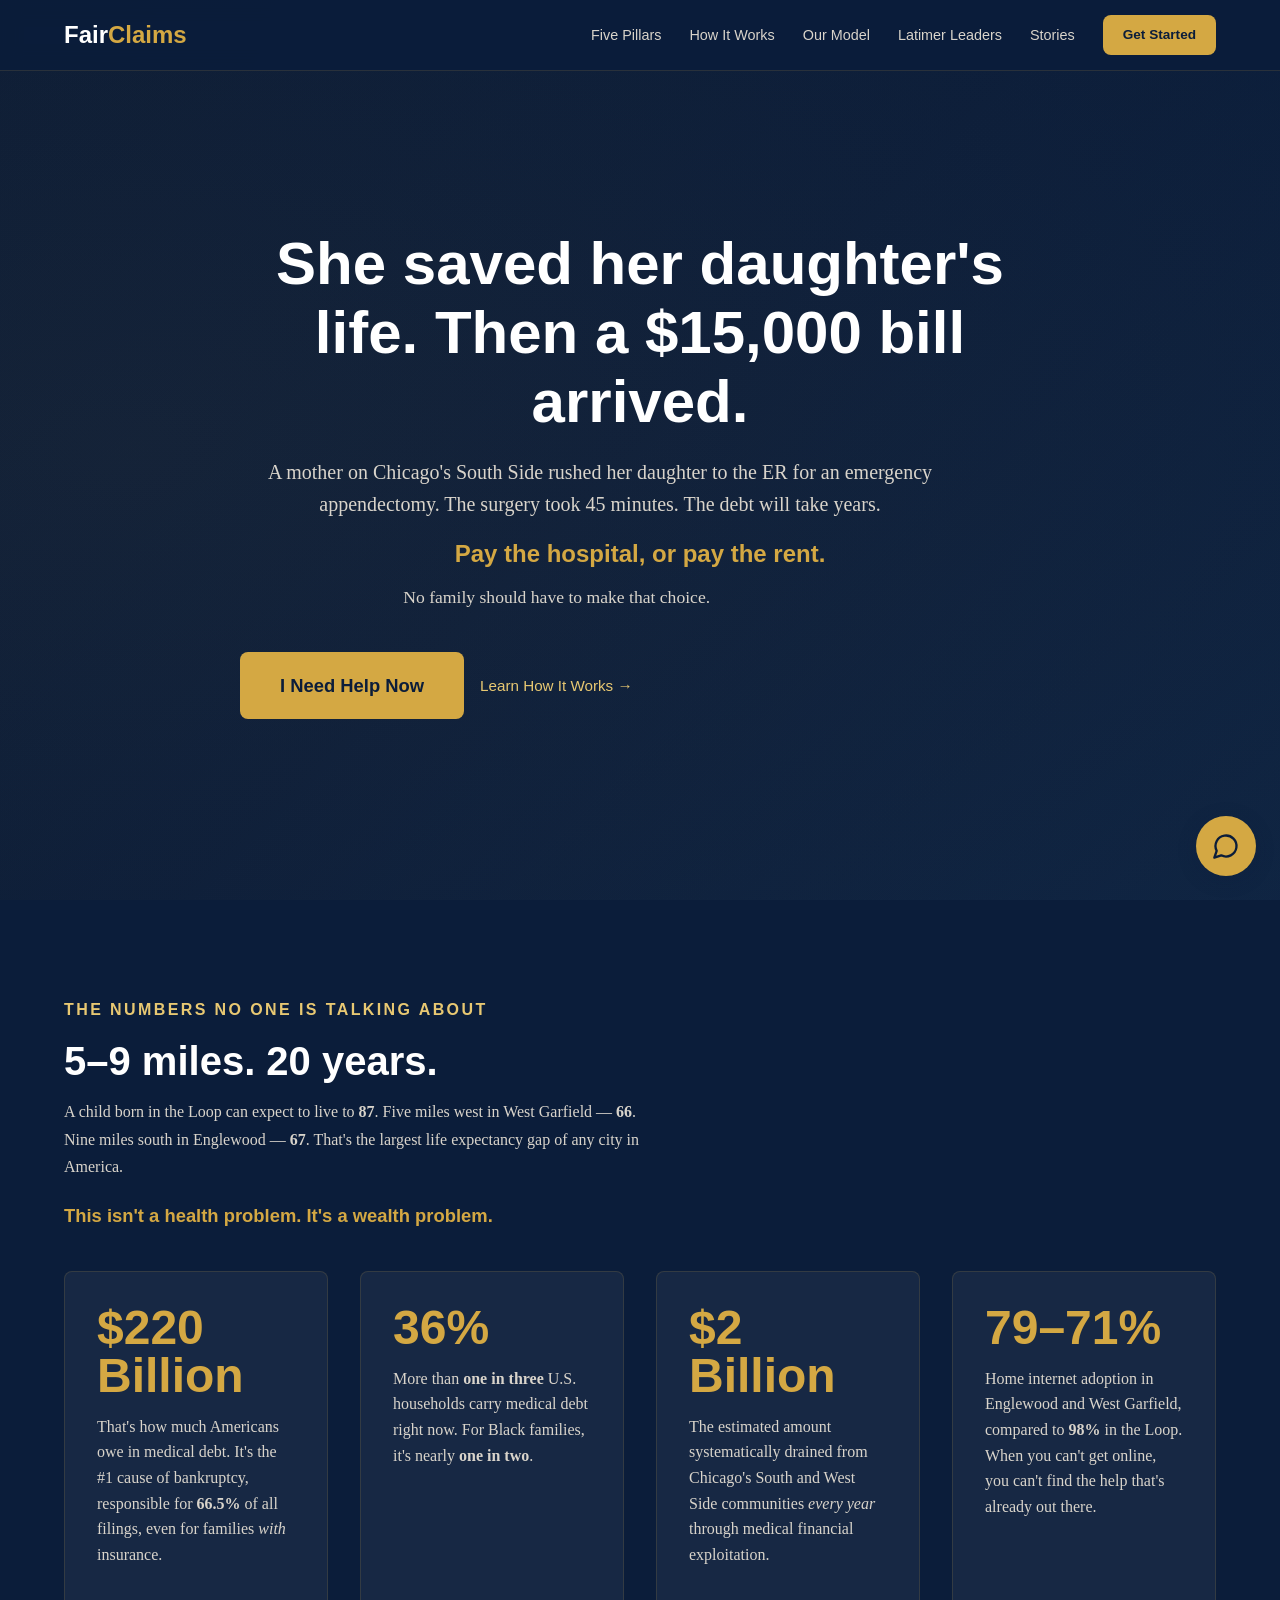
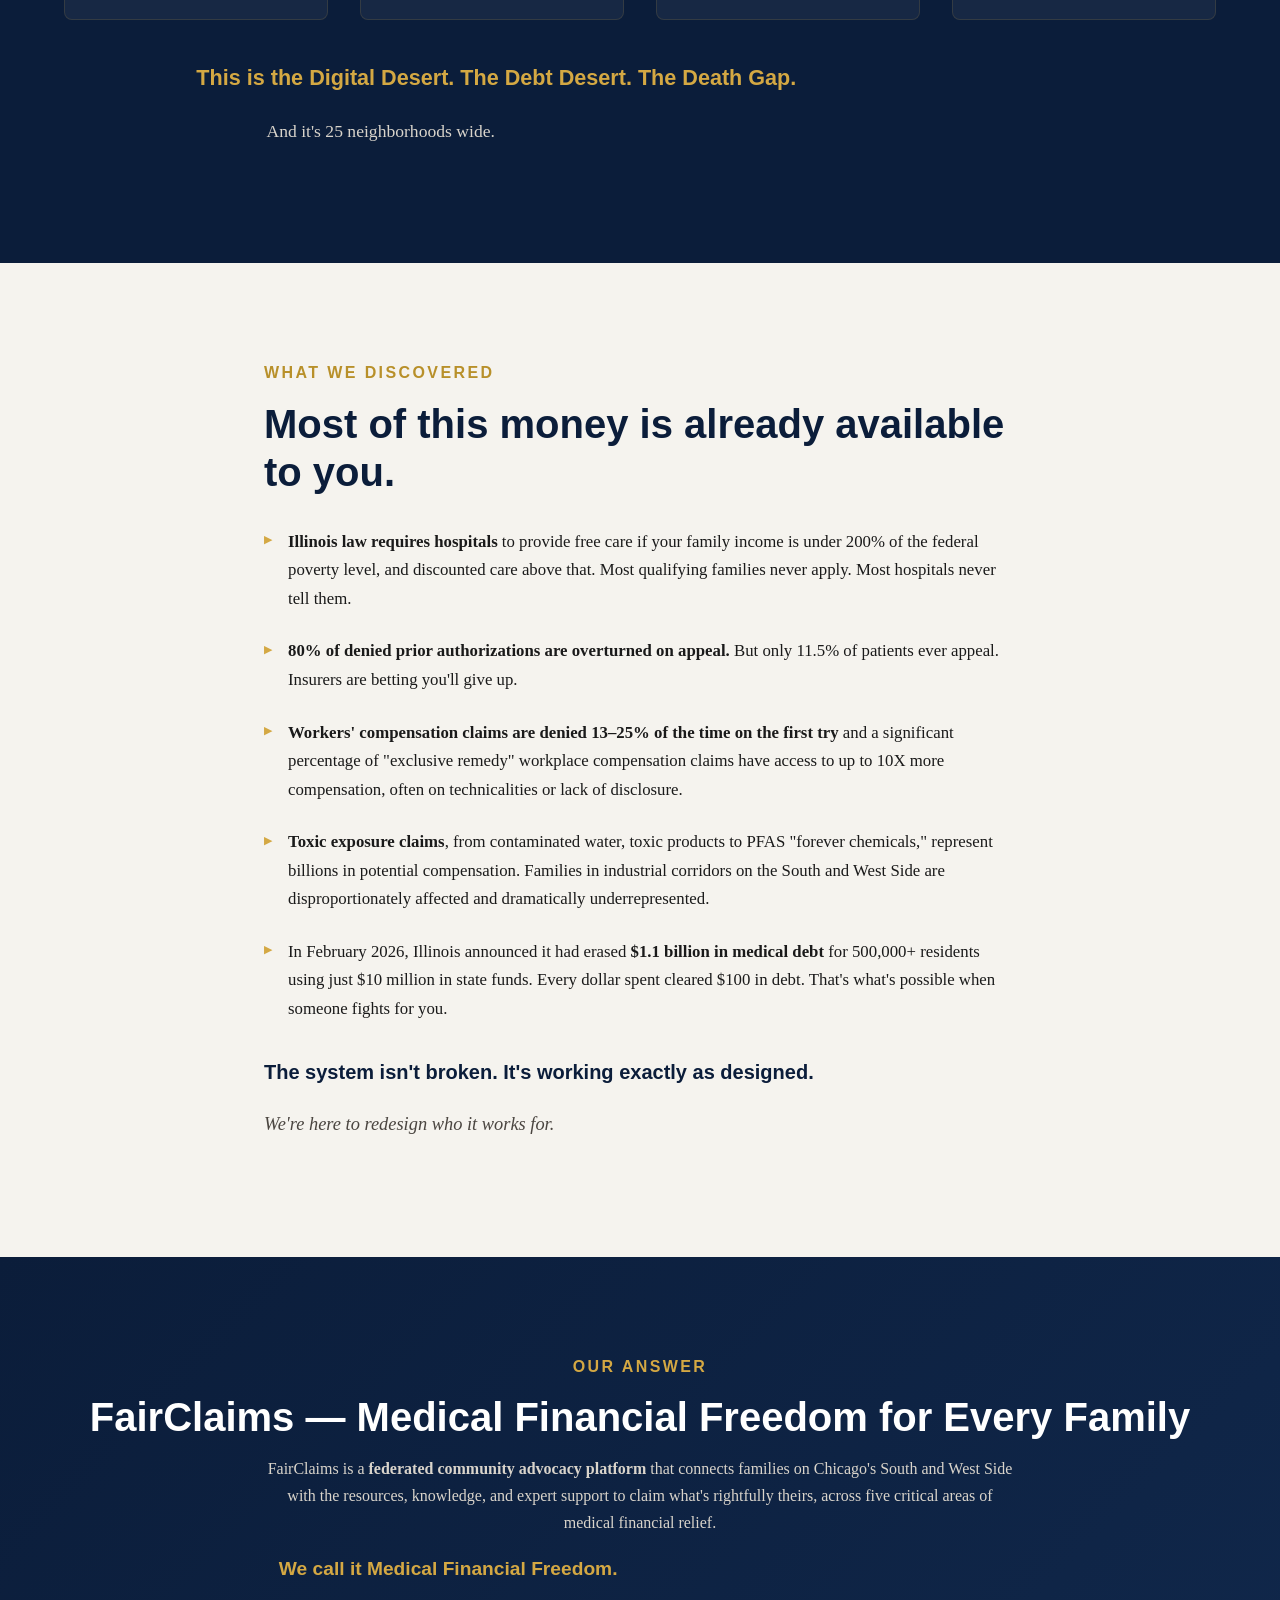
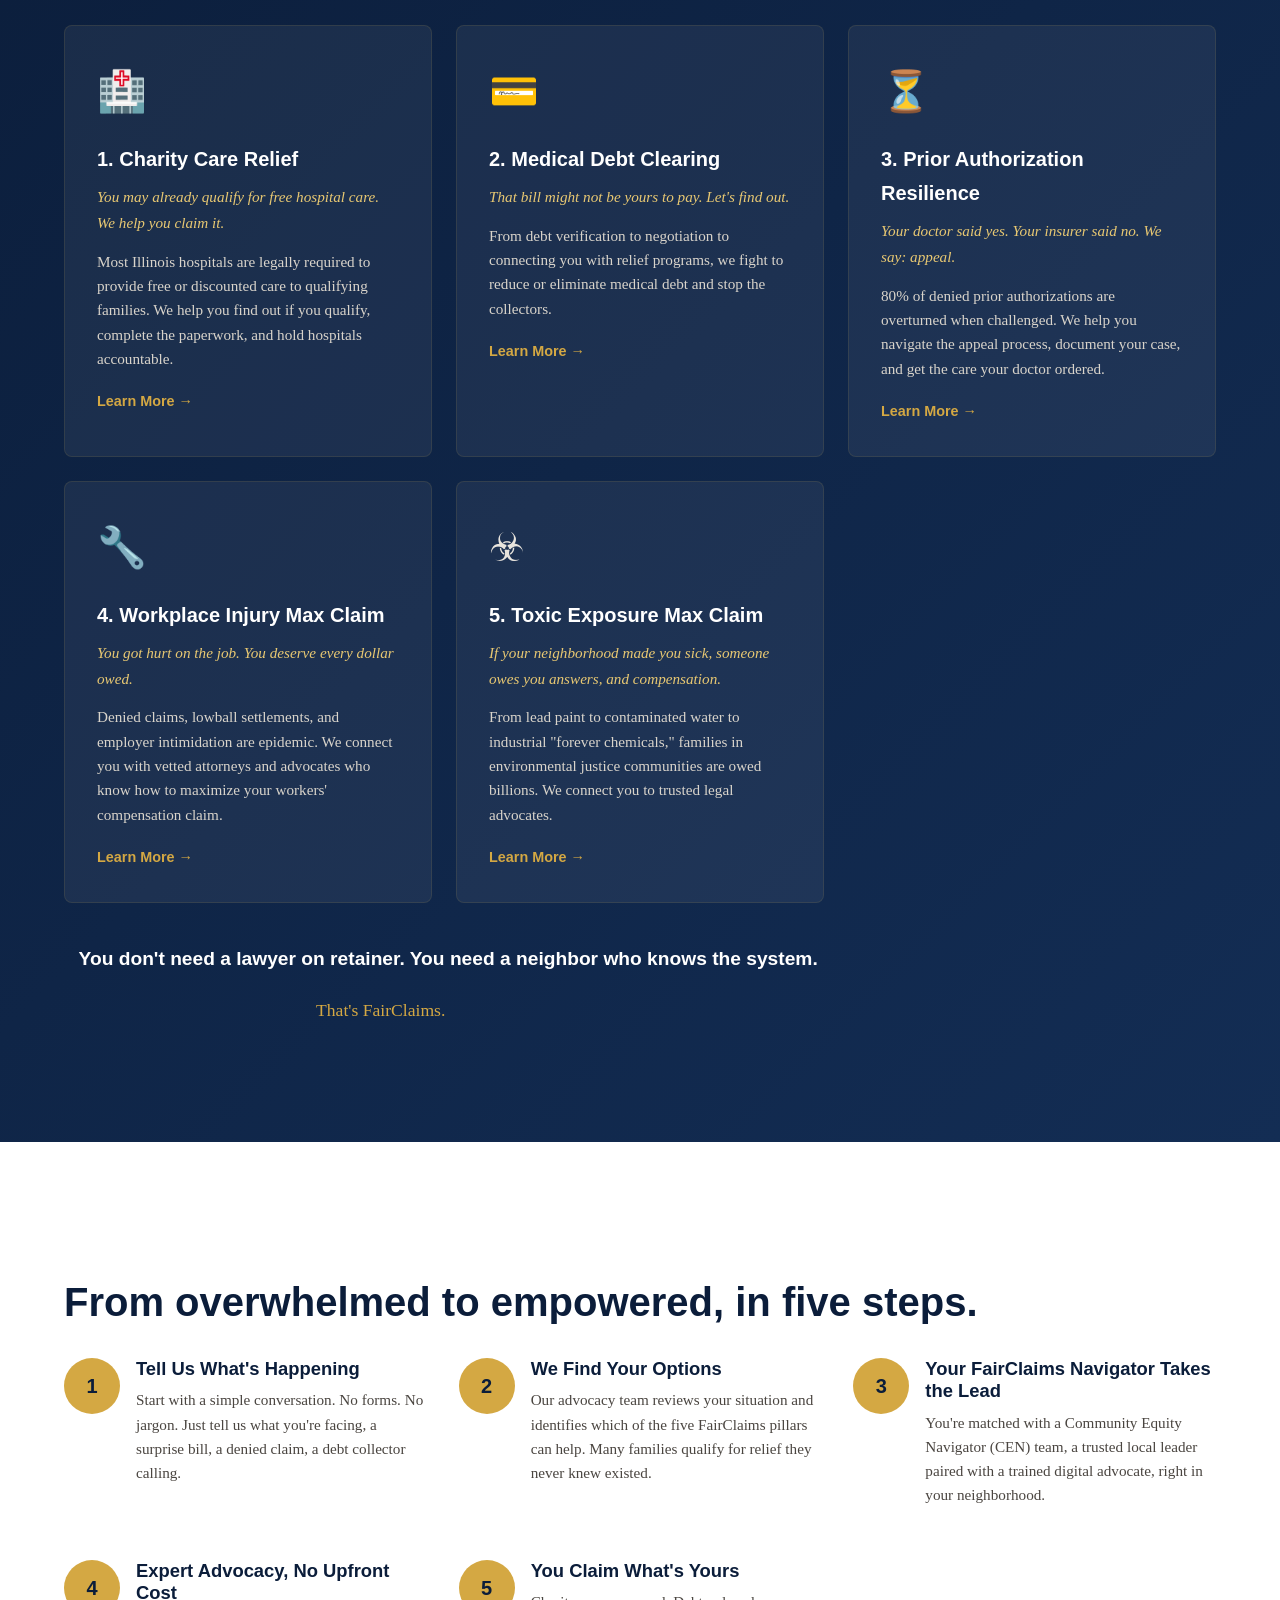
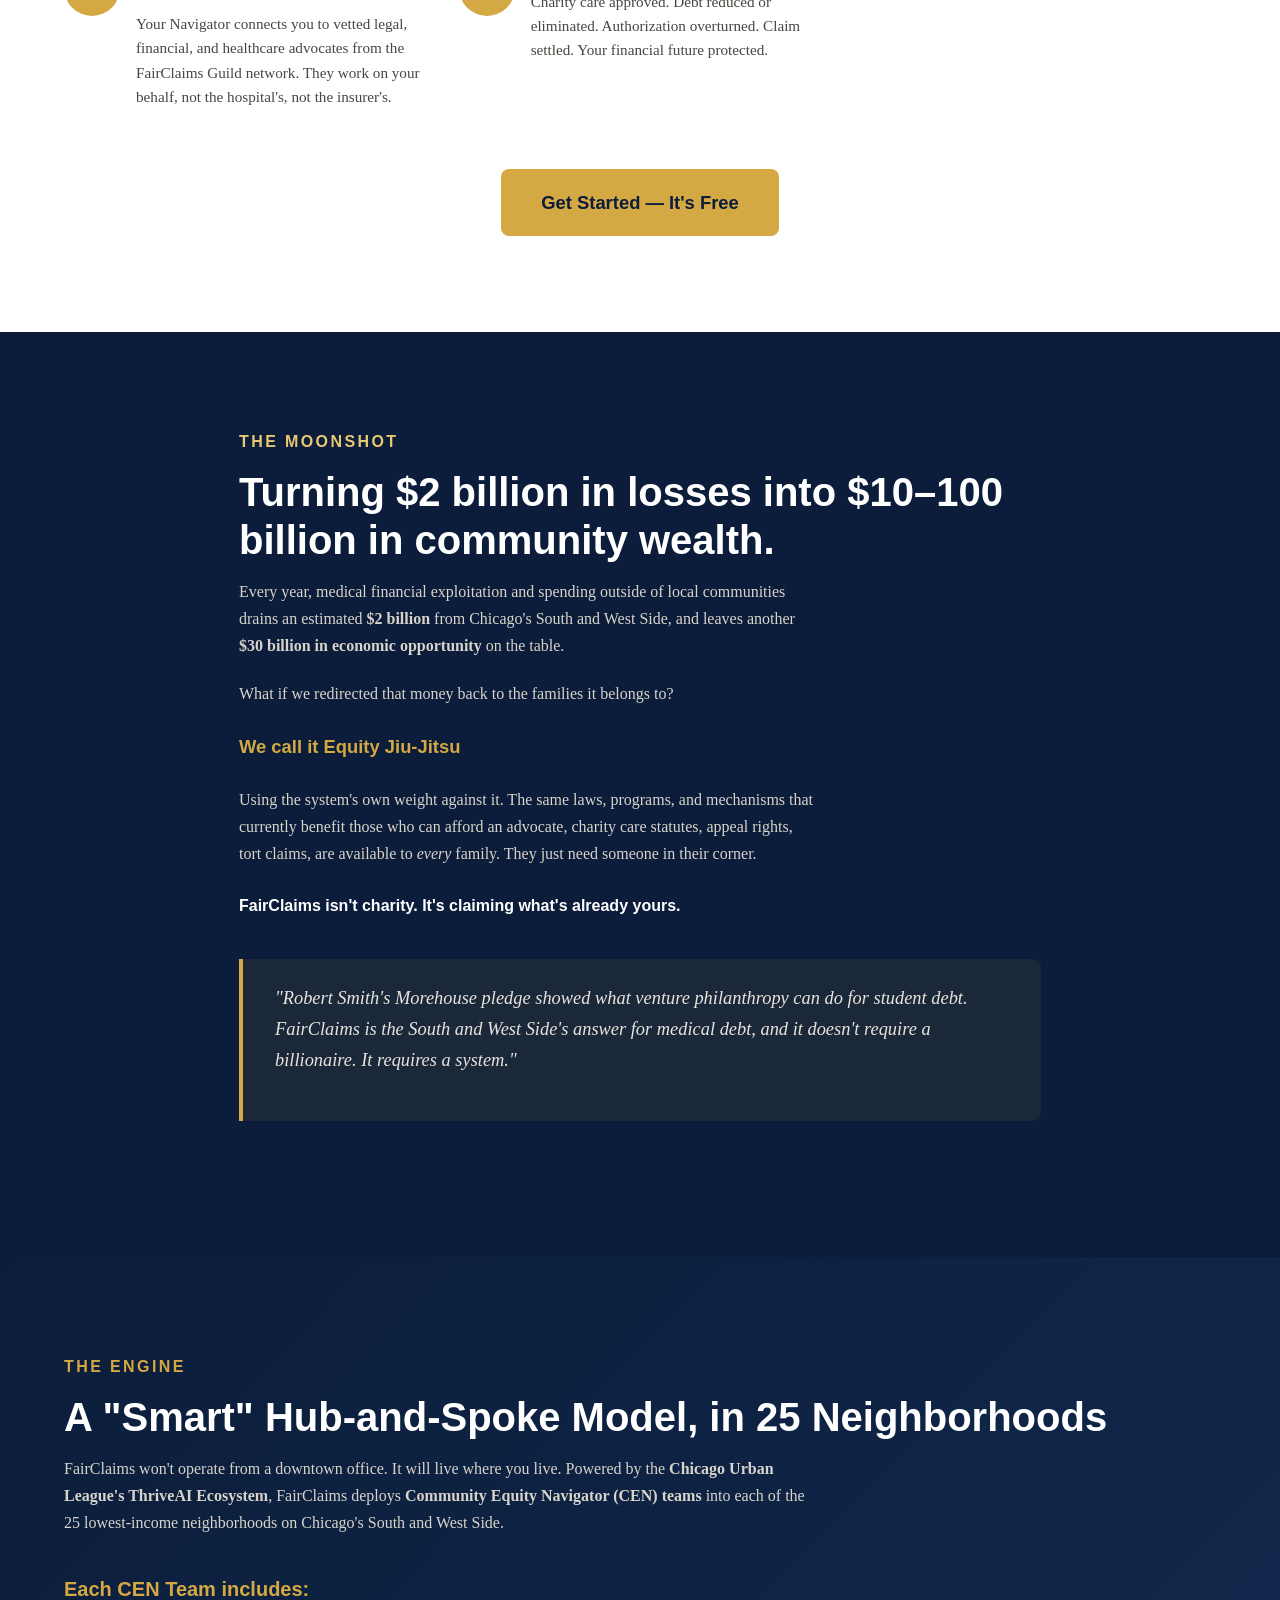
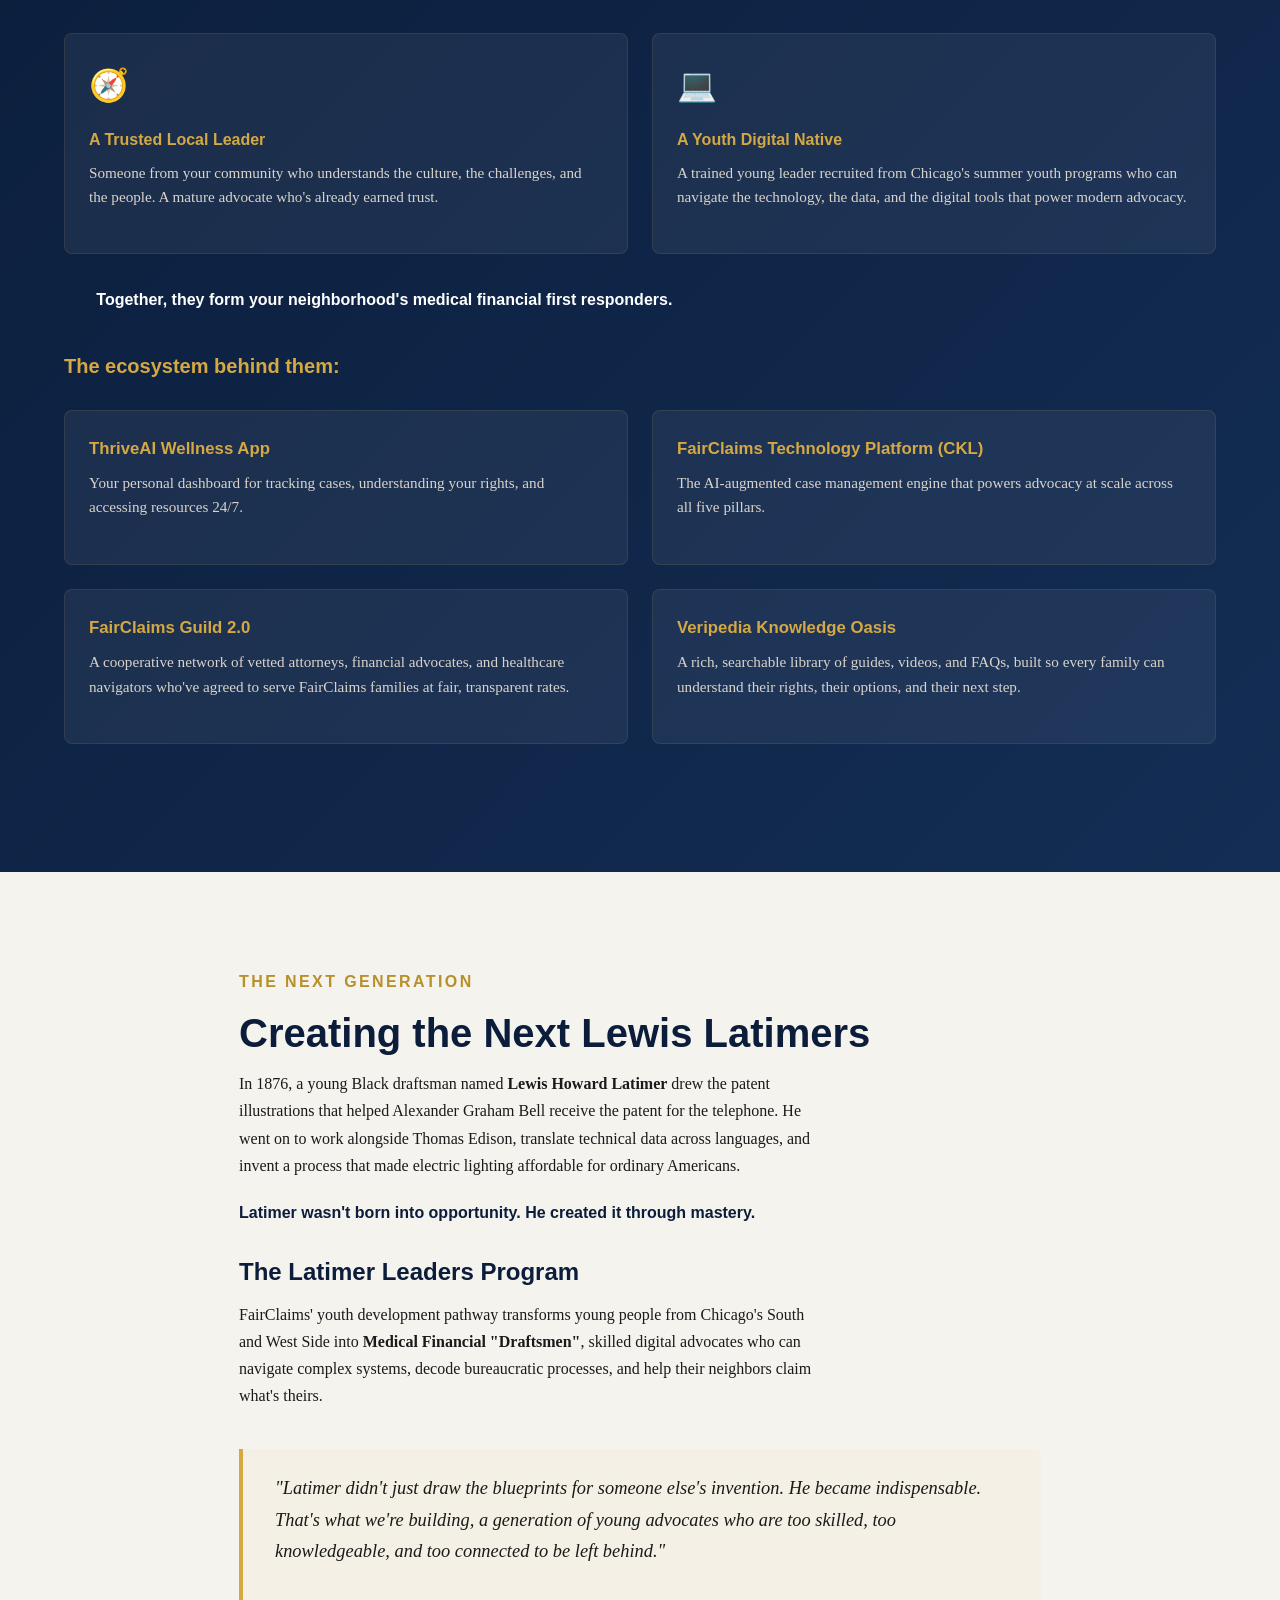
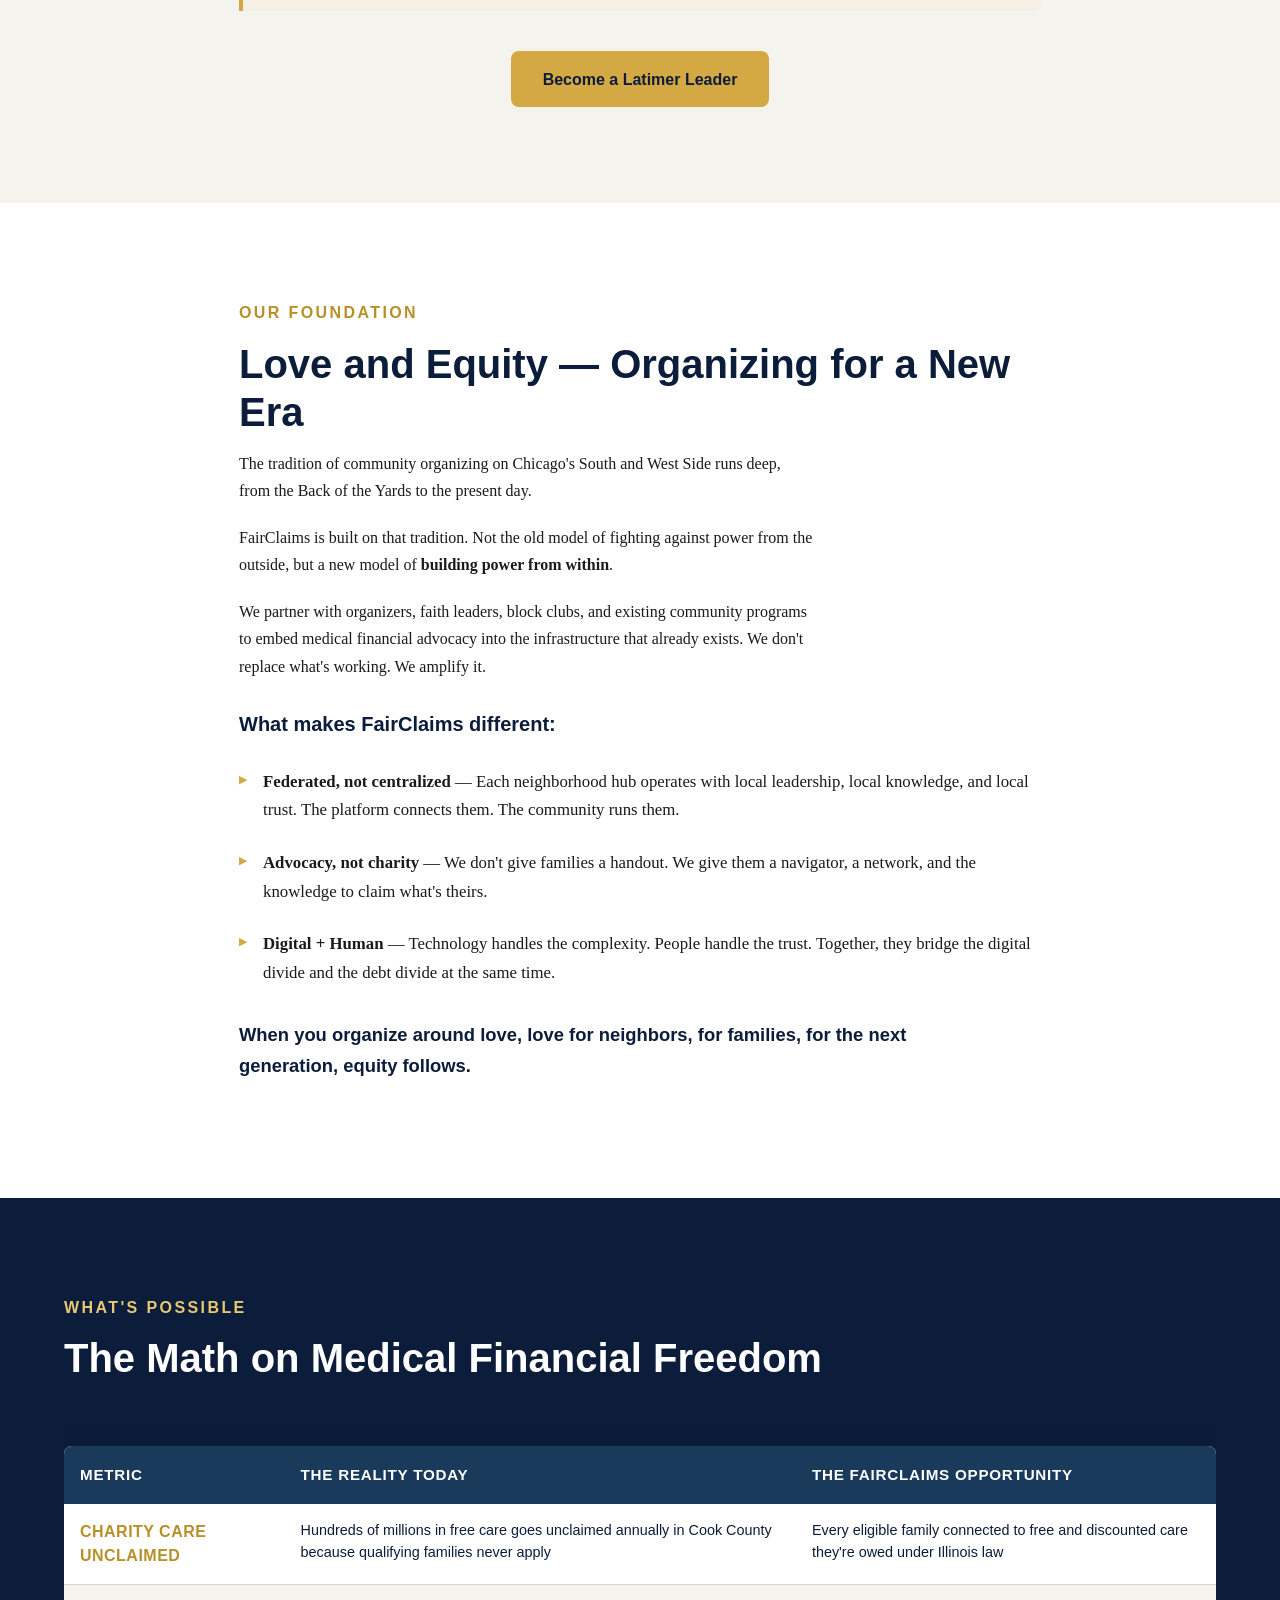
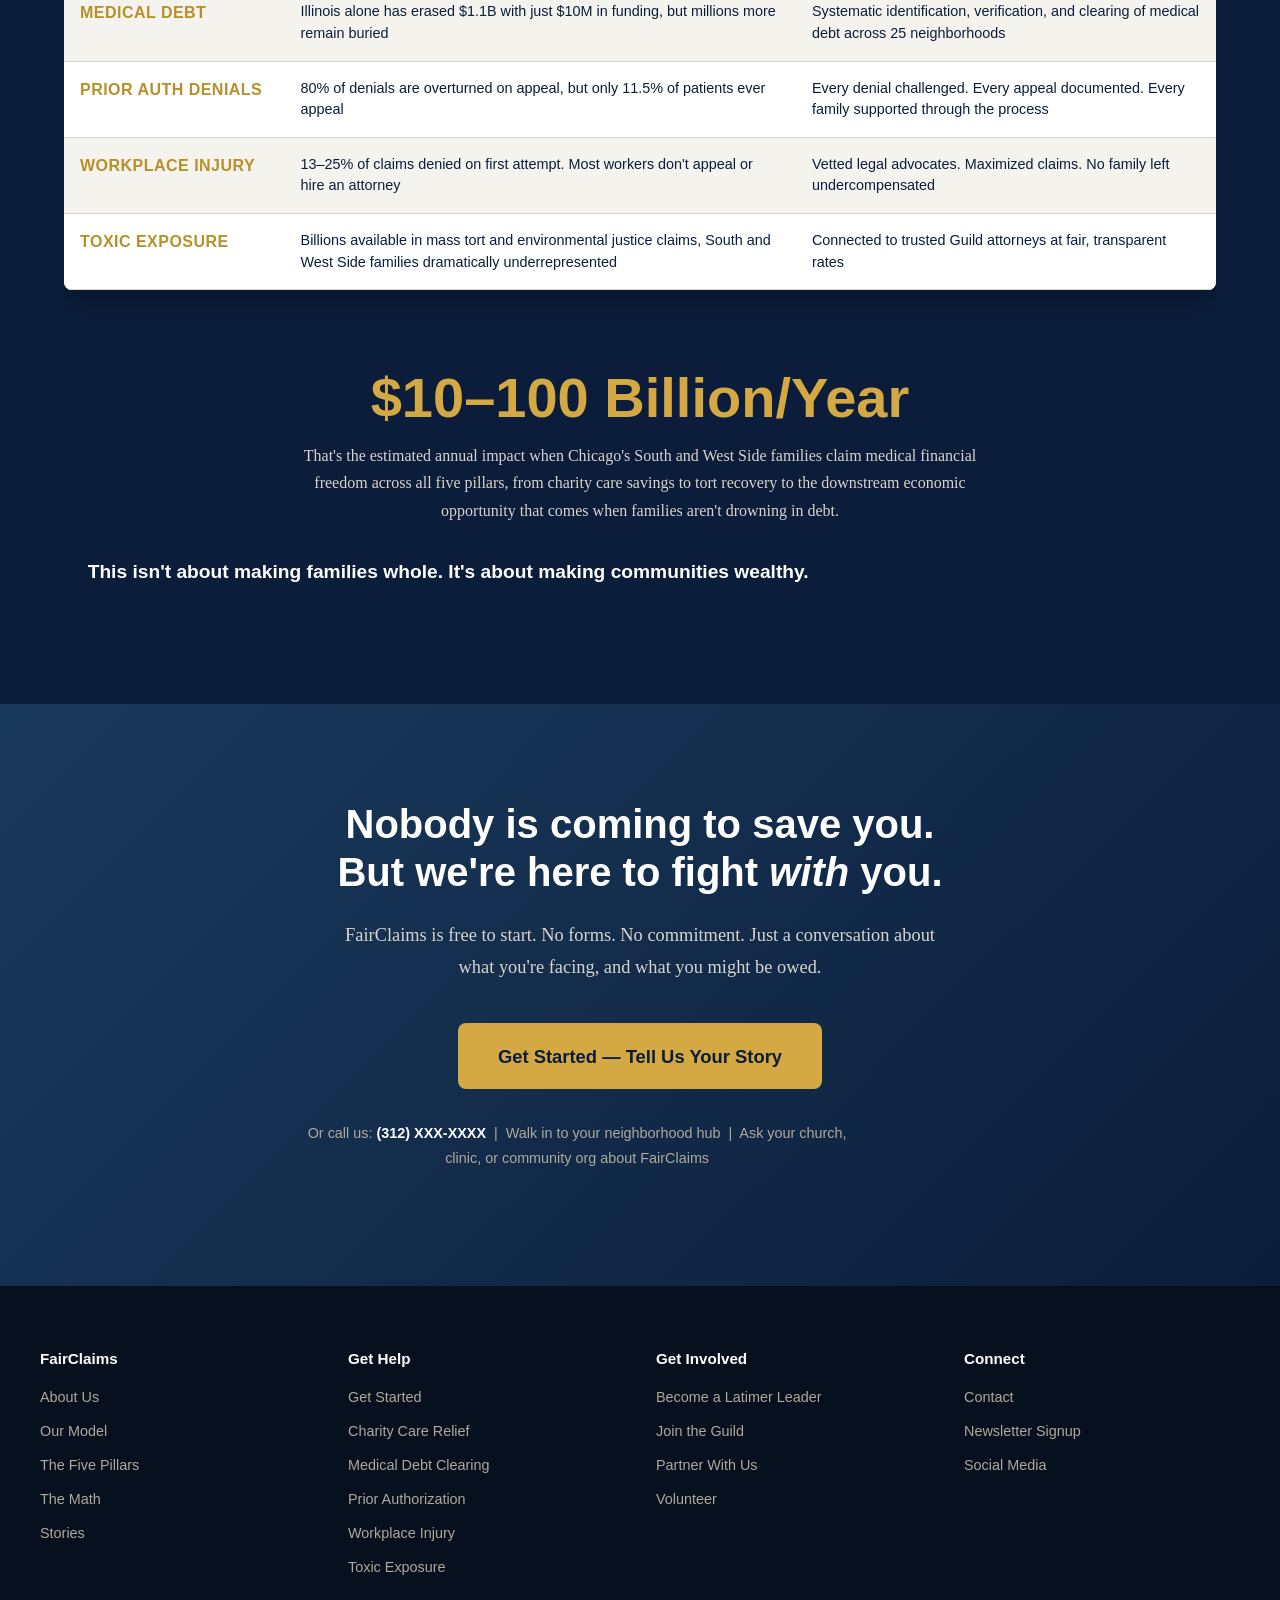
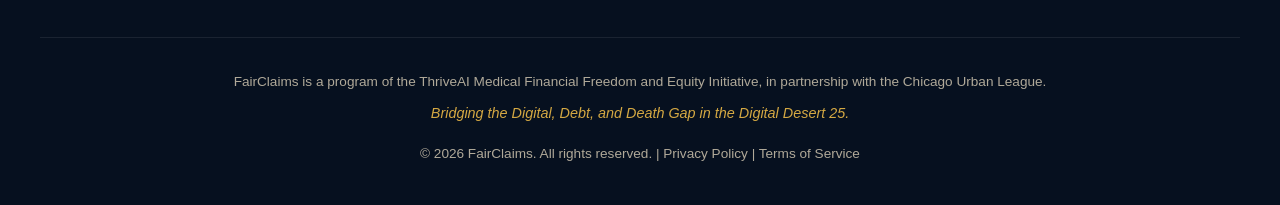
<file: index.html>
<!DOCTYPE html>
<html lang="en">
<head>
  <meta charset="UTF-8">
  <meta name="viewport" content="width=device-width, initial-scale=1.0">
  <meta name="description" content="FairClaims connects families on Chicago's South and West Side with resources to claim medical financial relief across charity care, medical debt, prior authorization, workplace injury, and toxic exposure.">
  <title>FairClaims — Medical Financial Freedom for Every Family</title>
  <link rel="stylesheet" href="css/styles.css">
  <link rel="stylesheet" href="/css/concierge-widget.css">
  <script src="/js/concierge-widget.js" defer></script>
</head>
<body>

  <!-- ===== NAVIGATION ===== -->
  <nav class="navbar">
    <div class="navbar__inner">
      <a href="index.html" class="navbar__logo">Fair<span>Claims</span></a>
      <ul class="navbar__links">
        <li><a href="#pillars">Five Pillars</a></li>
        <li><a href="#how-it-works">How It Works</a></li>
        <li><a href="pages/our-model.html">Our Model</a></li>
        <li><a href="pages/latimer-leaders.html">Latimer Leaders</a></li>
        <li><a href="pages/stories.html">Stories</a></li>
        <li><a href="pages/get-started.html" class="navbar__cta">Get Started</a></li>
      </ul>
      <button class="navbar__toggle" aria-label="Toggle menu">
        <span></span><span></span><span></span>
      </button>
    </div>
    <div class="navbar__mobile">
      <a href="index.html">Home</a>
      <a href="#pillars">Five Pillars</a>
      <a href="#how-it-works">How It Works</a>
      <a href="pages/our-model.html">Our Model</a>
      <a href="pages/latimer-leaders.html">Latimer Leaders</a>
      <a href="pages/stories.html">Stories</a>
      <a href="pages/charity-care.html">Charity Care</a>
      <a href="pages/medical-debt.html">Medical Debt</a>
      <a href="pages/prior-authorization.html">Prior Authorization</a>
      <a href="pages/workplace-injury.html">Workplace Injury</a>
      <a href="pages/toxic-exposure.html">Toxic Exposure</a>
      <a href="pages/get-started.html">Get Started</a>
    </div>
  </nav>

  <!-- ===== SECTION 1: HERO / THE HOOK ===== -->
  <section class="hero">
    <div class="hero__content fade-in">
      <h1>She saved her daughter's life. Then a $15,000 bill arrived.</h1>
      <p class="hero__subtitle">A mother on Chicago's South Side rushed her daughter to the ER for an emergency appendectomy. The surgery took 45 minutes. The debt will take years.</p>
      <p class="hero__emphasis">Pay the hospital, or pay the rent.</p>
      <p class="hero__tagline">No family should have to make that choice.</p>
      <div class="hero__actions">
        <a href="pages/get-started.html" class="btn btn--primary btn--large">I Need Help Now</a>
        <a href="#how-it-works" class="hero__link">Learn How It Works &rarr;</a>
      </div>
    </div>
  </section>

  <!-- ===== SECTION 2: THE PROBLEM — "The Gap" ===== -->
  <section class="section section--dark" id="the-gap">
    <div class="container">
      <span class="eyebrow fade-in">The Numbers No One Is Talking About</span>
      <h2 class="fade-in">5&ndash;9 miles. 20 years.</h2>
      <p class="fade-in" style="color: var(--gray-200);">A child born in the Loop can expect to live to <strong>87</strong>. Five miles west in West Garfield &mdash; <strong>66</strong>. Nine miles south in Englewood &mdash; <strong>67</strong>. That's the largest life expectancy gap of any city in America.</p>
      <p class="fade-in" style="color: var(--gold); font-family: var(--font-heading); font-weight: 700; font-size: 1.15rem;">This isn't a health problem. It's a wealth problem.</p>

      <div class="stats-grid">
        <div class="stat-block fade-in">
          <div class="stat-block__number" data-target="220" data-prefix="$" data-suffix=" Billion">$0</div>
          <p class="stat-block__text">That's how much Americans owe in medical debt. It's the #1 cause of bankruptcy, responsible for <strong>66.5%</strong> of all filings, even for families <em>with</em> insurance.</p>
        </div>
        <div class="stat-block fade-in">
          <div class="stat-block__number" data-target="36" data-suffix="%">0%</div>
          <p class="stat-block__text">More than <strong>one in three</strong> U.S. households carry medical debt right now. For Black families, it's nearly <strong>one in two</strong>.</p>
        </div>
        <div class="stat-block fade-in">
          <div class="stat-block__number" data-target="2" data-prefix="$" data-suffix=" Billion">$0</div>
          <p class="stat-block__text">The estimated amount systematically drained from Chicago's South and West Side communities <em>every year</em> through medical financial exploitation.</p>
        </div>
        <div class="stat-block fade-in">
          <div class="stat-block__number">79&ndash;71%</div>
          <p class="stat-block__text">Home internet adoption in Englewood and West Garfield, compared to <strong>98%</strong> in the Loop. When you can't get online, you can't find the help that's already out there.</p>
        </div>
      </div>

      <p class="fade-in text-center" style="color: var(--gold); font-family: var(--font-heading); font-weight: 700; font-size: 1.35rem; margin-top: 2rem;">This is the Digital Desert. The Debt Desert. The Death Gap.</p>
      <p class="fade-in text-center" style="color: var(--gray-200); font-size: 1.1rem;">And it's 25 neighborhoods wide.</p>
    </div>
  </section>

  <!-- ===== SECTION 3: THE INSIGHT — "Hidden in Plain Sight" ===== -->
  <section class="section section--warm" id="insight">
    <div class="container" style="max-width: 800px;">
      <span class="eyebrow fade-in" style="color: var(--gold-dark);">What We Discovered</span>
      <h2 class="fade-in">Most of this money is already available to you.</h2>

      <ul class="insight-list fade-in">
        <li><strong>Illinois law requires hospitals</strong> to provide free care if your family income is under 200% of the federal poverty level, and discounted care above that. Most qualifying families never apply. Most hospitals never tell them.</li>
        <li><strong>80% of denied prior authorizations are overturned on appeal.</strong> But only 11.5% of patients ever appeal. Insurers are betting you'll give up.</li>
        <li><strong>Workers' compensation claims are denied 13&ndash;25% of the time on the first try</strong> and a significant percentage of "exclusive remedy" workplace compensation claims have access to up to 10X more compensation, often on technicalities or lack of disclosure.</li>
        <li><strong>Toxic exposure claims</strong>, from contaminated water, toxic products to PFAS "forever chemicals," represent billions in potential compensation. Families in industrial corridors on the South and West Side are disproportionately affected and dramatically underrepresented.</li>
        <li>In February 2026, Illinois announced it had erased <strong>$1.1 billion in medical debt</strong> for 500,000+ residents using just $10 million in state funds. Every dollar spent cleared $100 in debt. That's what's possible when someone fights for you.</li>
      </ul>

      <p class="fade-in" style="font-family: var(--font-heading); font-weight: 700; font-size: 1.25rem; color: var(--navy);">The system isn't broken. It's working exactly as designed.</p>
      <p class="fade-in" style="font-style: italic; color: var(--text-secondary); font-size: 1.15rem;">We're here to redesign who it works for.</p>
    </div>
  </section>

  <!-- ===== SECTION 4: THE SOLUTION — "Introducing FairClaims" ===== -->
  <section class="section section--gradient" id="pillars">
    <div class="container text-center">
      <span class="eyebrow fade-in">Our Answer</span>
      <h2 class="fade-in">FairClaims &mdash; Medical Financial Freedom for Every Family</h2>
      <p class="fade-in" style="color: var(--gray-200); max-width: 750px; margin: 0 auto 1rem;">FairClaims is a <strong>federated community advocacy platform</strong> that connects families on Chicago's South and West Side with the resources, knowledge, and expert support to claim what's rightfully theirs, across five critical areas of medical financial relief.</p>
      <p class="fade-in" style="color: var(--gold); font-family: var(--font-heading); font-weight: 700; font-size: 1.2rem; margin-bottom: 2.5rem;">We call it Medical Financial Freedom.</p>
    </div>

    <div class="container">
      <div class="pillars-grid">
        <a href="pages/charity-care.html" class="pillar-card fade-in">
          <div class="pillar-card__icon">&#127973;</div>
          <div class="pillar-card__title">1. Charity Care Relief</div>
          <div class="pillar-card__tagline">You may already qualify for free hospital care. We help you claim it.</div>
          <p class="pillar-card__desc">Most Illinois hospitals are legally required to provide free or discounted care to qualifying families. We help you find out if you qualify, complete the paperwork, and hold hospitals accountable.</p>
          <span class="pillar-card__link">Learn More &rarr;</span>
        </a>
        <a href="pages/medical-debt.html" class="pillar-card fade-in">
          <div class="pillar-card__icon">&#128179;</div>
          <div class="pillar-card__title">2. Medical Debt Clearing</div>
          <div class="pillar-card__tagline">That bill might not be yours to pay. Let's find out.</div>
          <p class="pillar-card__desc">From debt verification to negotiation to connecting you with relief programs, we fight to reduce or eliminate medical debt and stop the collectors.</p>
          <span class="pillar-card__link">Learn More &rarr;</span>
        </a>
        <a href="pages/prior-authorization.html" class="pillar-card fade-in">
          <div class="pillar-card__icon">&#9203;</div>
          <div class="pillar-card__title">3. Prior Authorization Resilience</div>
          <div class="pillar-card__tagline">Your doctor said yes. Your insurer said no. We say: appeal.</div>
          <p class="pillar-card__desc">80% of denied prior authorizations are overturned when challenged. We help you navigate the appeal process, document your case, and get the care your doctor ordered.</p>
          <span class="pillar-card__link">Learn More &rarr;</span>
        </a>
        <a href="pages/workplace-injury.html" class="pillar-card fade-in">
          <div class="pillar-card__icon">&#128295;</div>
          <div class="pillar-card__title">4. Workplace Injury Max Claim</div>
          <div class="pillar-card__tagline">You got hurt on the job. You deserve every dollar owed.</div>
          <p class="pillar-card__desc">Denied claims, lowball settlements, and employer intimidation are epidemic. We connect you with vetted attorneys and advocates who know how to maximize your workers' compensation claim.</p>
          <span class="pillar-card__link">Learn More &rarr;</span>
        </a>
        <a href="pages/toxic-exposure.html" class="pillar-card fade-in">
          <div class="pillar-card__icon">&#9763;</div>
          <div class="pillar-card__title">5. Toxic Exposure Max Claim</div>
          <div class="pillar-card__tagline">If your neighborhood made you sick, someone owes you answers, and compensation.</div>
          <p class="pillar-card__desc">From lead paint to contaminated water to industrial "forever chemicals," families in environmental justice communities are owed billions. We connect you to trusted legal advocates.</p>
          <span class="pillar-card__link">Learn More &rarr;</span>
        </a>
      </div>

      <p class="fade-in text-center" style="color: var(--white); font-family: var(--font-heading); font-weight: 700; font-size: 1.2rem; margin-top: 2.5rem;">You don't need a lawyer on retainer. You need a neighbor who knows the system.</p>
      <p class="fade-in text-center" style="color: var(--gold); font-size: 1.1rem;">That's FairClaims.</p>
    </div>
  </section>

  <!-- ===== SECTION 5: HOW IT WORKS ===== -->
  <section class="section" id="how-it-works">
    <div class="container">
      <span class="eyebrow fade-in" style="color: var(--gold-dark);">Your Journey</span>
      <h2 class="fade-in">From overwhelmed to empowered, in five steps.</h2>

      <div class="steps">
        <div class="step fade-in">
          <h4 class="step__title">Tell Us What's Happening</h4>
          <p class="step__desc">Start with a simple conversation. No forms. No jargon. Just tell us what you're facing, a surprise bill, a denied claim, a debt collector calling.</p>
        </div>
        <div class="step fade-in">
          <h4 class="step__title">We Find Your Options</h4>
          <p class="step__desc">Our advocacy team reviews your situation and identifies which of the five FairClaims pillars can help. Many families qualify for relief they never knew existed.</p>
        </div>
        <div class="step fade-in">
          <h4 class="step__title">Your FairClaims Navigator Takes the Lead</h4>
          <p class="step__desc">You're matched with a Community Equity Navigator (CEN) team, a trusted local leader paired with a trained digital advocate, right in your neighborhood.</p>
        </div>
        <div class="step fade-in">
          <h4 class="step__title">Expert Advocacy, No Upfront Cost</h4>
          <p class="step__desc">Your Navigator connects you to vetted legal, financial, and healthcare advocates from the FairClaims Guild network. They work on your behalf, not the hospital's, not the insurer's.</p>
        </div>
        <div class="step fade-in">
          <h4 class="step__title">You Claim What's Yours</h4>
          <p class="step__desc">Charity care approved. Debt reduced or eliminated. Authorization overturned. Claim settled. Your financial future protected.</p>
        </div>
      </div>

      <div class="text-center fade-in" style="margin-top: 2.5rem;">
        <a href="pages/get-started.html" class="btn btn--primary btn--large">Get Started &mdash; It's Free</a>
      </div>
    </div>
  </section>

  <!-- ===== SECTION 6: THE VISION — "Equity Jiu-Jitsu" ===== -->
  <section class="section section--dark" id="vision">
    <div class="container" style="max-width: 850px;">
      <span class="eyebrow fade-in">The Moonshot</span>
      <h2 class="fade-in">Turning $2 billion in losses into $10&ndash;100 billion in community wealth.</h2>
      <p class="fade-in" style="color: var(--gray-200);">Every year, medical financial exploitation and spending outside of local communities drains an estimated <strong>$2 billion</strong> from Chicago's South and West Side, and leaves another <strong>$30 billion in economic opportunity</strong> on the table.</p>
      <p class="fade-in" style="color: var(--gray-200);">What if we redirected that money back to the families it belongs to?</p>
      <p class="fade-in" style="color: var(--gold); font-family: var(--font-heading); font-weight: 700; font-size: 1.15rem; margin: 1.5rem 0;">We call it Equity Jiu-Jitsu</p>
      <p class="fade-in" style="color: var(--gray-200);">Using the system's own weight against it. The same laws, programs, and mechanisms that currently benefit those who can afford an advocate, charity care statutes, appeal rights, tort claims, are available to <em>every</em> family. They just need someone in their corner.</p>
      <p class="fade-in" style="color: var(--white); font-family: var(--font-heading); font-weight: 700; margin-top: 1.5rem;">FairClaims isn't charity. It's claiming what's already yours.</p>

      <div class="pull-quote fade-in">
        <p>"Robert Smith's Morehouse pledge showed what venture philanthropy can do for student debt. FairClaims is the South and West Side's answer for medical debt, and it doesn't require a billionaire. It requires a system."</p>
      </div>
    </div>
  </section>

  <!-- ===== SECTION 7: THE ECOSYSTEM — "Powered by ThriveAI" ===== -->
  <section class="section section--gradient" id="ecosystem">
    <div class="container">
      <span class="eyebrow fade-in">The Engine</span>
      <h2 class="fade-in">A "Smart" Hub-and-Spoke Model, in 25 Neighborhoods</h2>
      <p class="fade-in" style="color: var(--gray-200); max-width: 750px;">FairClaims won't operate from a downtown office. It will live where you live. Powered by the <strong>Chicago Urban League's ThriveAI Ecosystem</strong>, FairClaims deploys <strong>Community Equity Navigator (CEN) teams</strong> into each of the 25 lowest-income neighborhoods on Chicago's South and West Side.</p>

      <h3 class="fade-in" style="color: var(--gold); margin-top: 2.5rem; font-size: 1.25rem;">Each CEN Team includes:</h3>
      <div class="cen-grid">
        <div class="cen-card fade-in">
          <div class="cen-card__icon">&#129517;</div>
          <div class="cen-card__title">A Trusted Local Leader</div>
          <p class="cen-card__desc">Someone from your community who understands the culture, the challenges, and the people. A mature advocate who's already earned trust.</p>
        </div>
        <div class="cen-card fade-in">
          <div class="cen-card__icon">&#128187;</div>
          <div class="cen-card__title">A Youth Digital Native</div>
          <p class="cen-card__desc">A trained young leader recruited from Chicago's summer youth programs who can navigate the technology, the data, and the digital tools that power modern advocacy.</p>
        </div>
      </div>
      <p class="fade-in text-center" style="color: var(--white); font-family: var(--font-heading); font-weight: 700; margin: 1.5rem 0;">Together, they form your neighborhood's medical financial first responders.</p>

      <h3 class="fade-in" style="color: var(--gold); margin-top: 2.5rem; font-size: 1.25rem;">The ecosystem behind them:</h3>
      <div class="ecosystem-grid">
        <div class="ecosystem-card fade-in">
          <div class="ecosystem-card__title">ThriveAI Wellness App</div>
          <p class="ecosystem-card__desc">Your personal dashboard for tracking cases, understanding your rights, and accessing resources 24/7.</p>
        </div>
        <div class="ecosystem-card fade-in">
          <div class="ecosystem-card__title">FairClaims Technology Platform (CKL)</div>
          <p class="ecosystem-card__desc">The AI-augmented case management engine that powers advocacy at scale across all five pillars.</p>
        </div>
        <div class="ecosystem-card fade-in">
          <div class="ecosystem-card__title">FairClaims Guild 2.0</div>
          <p class="ecosystem-card__desc">A cooperative network of vetted attorneys, financial advocates, and healthcare navigators who've agreed to serve FairClaims families at fair, transparent rates.</p>
        </div>
        <div class="ecosystem-card fade-in">
          <div class="ecosystem-card__title">Veripedia Knowledge Oasis</div>
          <p class="ecosystem-card__desc">A rich, searchable library of guides, videos, and FAQs, built so every family can understand their rights, their options, and their next step.</p>
        </div>
      </div>
    </div>
  </section>

  <!-- ===== SECTION 8: LATIMER LEADERS ===== -->
  <section class="section section--warm" id="latimer">
    <div class="container" style="max-width: 850px;">
      <span class="eyebrow fade-in" style="color: var(--gold-dark);">The Next Generation</span>
      <h2 class="fade-in">Creating the Next Lewis Latimers</h2>
      <p class="fade-in">In 1876, a young Black draftsman named <strong>Lewis Howard Latimer</strong> drew the patent illustrations that helped Alexander Graham Bell receive the patent for the telephone. He went on to work alongside Thomas Edison, translate technical data across languages, and invent a process that made electric lighting affordable for ordinary Americans.</p>
      <p class="fade-in" style="font-family: var(--font-heading); font-weight: 700; color: var(--navy);">Latimer wasn't born into opportunity. He created it through mastery.</p>

      <h3 class="fade-in" style="margin-top: 2rem;">The Latimer Leaders Program</h3>
      <p class="fade-in">FairClaims' youth development pathway transforms young people from Chicago's South and West Side into <strong>Medical Financial "Draftsmen"</strong>, skilled digital advocates who can navigate complex systems, decode bureaucratic processes, and help their neighbors claim what's theirs.</p>

      <div class="pull-quote fade-in">
        <p>"Latimer didn't just draw the blueprints for someone else's invention. He became indispensable. That's what we're building, a generation of young advocates who are too skilled, too knowledgeable, and too connected to be left behind."</p>
      </div>

      <div class="text-center fade-in" style="margin-top: 2rem;">
        <a href="pages/latimer-leaders.html" class="btn btn--primary">Become a Latimer Leader</a>
      </div>
    </div>
  </section>

  <!-- ===== SECTION 9: LOVE AND EQUITY ===== -->
  <section class="section" id="love-equity">
    <div class="container" style="max-width: 850px;">
      <span class="eyebrow fade-in" style="color: var(--gold-dark);">Our Foundation</span>
      <h2 class="fade-in">Love and Equity &mdash; Organizing for a New Era</h2>
      <p class="fade-in">The tradition of community organizing on Chicago's South and West Side runs deep, from the Back of the Yards to the present day.</p>
      <p class="fade-in">FairClaims is built on that tradition. Not the old model of fighting against power from the outside, but a new model of <strong>building power from within</strong>.</p>
      <p class="fade-in">We partner with organizers, faith leaders, block clubs, and existing community programs to embed medical financial advocacy into the infrastructure that already exists. We don't replace what's working. We amplify it.</p>

      <h3 class="fade-in" style="margin-top: 2rem; font-size: 1.25rem;">What makes FairClaims different:</h3>
      <ul class="insight-list fade-in">
        <li><strong>Federated, not centralized</strong> &mdash; Each neighborhood hub operates with local leadership, local knowledge, and local trust. The platform connects them. The community runs them.</li>
        <li><strong>Advocacy, not charity</strong> &mdash; We don't give families a handout. We give them a navigator, a network, and the knowledge to claim what's theirs.</li>
        <li><strong>Digital + Human</strong> &mdash; Technology handles the complexity. People handle the trust. Together, they bridge the digital divide and the debt divide at the same time.</li>
      </ul>

      <p class="fade-in" style="font-family: var(--font-heading); font-weight: 700; color: var(--navy); font-size: 1.15rem; margin-top: 2rem;">When you organize around love, love for neighbors, for families, for the next generation, equity follows.</p>
    </div>
  </section>

  <!-- ===== SECTION 10: THE MATH ===== -->
  <section class="section section--dark" id="the-math">
    <div class="container">
      <span class="eyebrow fade-in">What's Possible</span>
      <h2 class="fade-in">The Math on Medical Financial Freedom</h2>

      <div class="table-wrapper fade-in">
        <table class="impact-table">
          <thead>
            <tr>
              <th>Metric</th>
              <th>The Reality Today</th>
              <th>The FairClaims Opportunity</th>
            </tr>
          </thead>
          <tbody>
            <tr>
              <td>Charity Care Unclaimed</td>
              <td>Hundreds of millions in free care goes unclaimed annually in Cook County because qualifying families never apply</td>
              <td>Every eligible family connected to free and discounted care they're owed under Illinois law</td>
            </tr>
            <tr>
              <td>Medical Debt</td>
              <td>Illinois alone has erased $1.1B with just $10M in funding, but millions more remain buried</td>
              <td>Systematic identification, verification, and clearing of medical debt across 25 neighborhoods</td>
            </tr>
            <tr>
              <td>Prior Auth Denials</td>
              <td>80% of denials are overturned on appeal, but only 11.5% of patients ever appeal</td>
              <td>Every denial challenged. Every appeal documented. Every family supported through the process</td>
            </tr>
            <tr>
              <td>Workplace Injury</td>
              <td>13&ndash;25% of claims denied on first attempt. Most workers don't appeal or hire an attorney</td>
              <td>Vetted legal advocates. Maximized claims. No family left undercompensated</td>
            </tr>
            <tr>
              <td>Toxic Exposure</td>
              <td>Billions available in mass tort and environmental justice claims, South and West Side families dramatically underrepresented</td>
              <td>Connected to trusted Guild attorneys at fair, transparent rates</td>
            </tr>
          </tbody>
        </table>
      </div>

      <div class="text-center fade-in" style="margin-top: 3rem;">
        <div class="stat-block__number" style="font-size: 3.5rem; color: var(--gold);">$10&ndash;100 Billion/Year</div>
        <p style="color: var(--gray-200); max-width: 700px; margin: 1rem auto;">That's the estimated annual impact when Chicago's South and West Side families claim medical financial freedom across all five pillars, from charity care savings to tort recovery to the downstream economic opportunity that comes when families aren't drowning in debt.</p>
      </div>

      <p class="fade-in text-center" style="color: var(--white); font-family: var(--font-heading); font-weight: 700; font-size: 1.2rem; margin-top: 2rem;">This isn't about making families whole. It's about making communities wealthy.</p>
    </div>
  </section>

  <!-- ===== SECTION 11: FINAL CTA ===== -->
  <section class="section" id="cta" style="background: linear-gradient(135deg, #1a3a5c 0%, var(--navy) 100%); text-align: center; padding: 6rem 1.5rem;">
    <div class="container" style="max-width: 750px;">
      <h2 class="fade-in" style="color: var(--white); font-size: 2.5rem; line-height: 1.2;">Nobody is coming to save you.<br>But we're here to fight <em>with</em> you.</h2>
      <p class="fade-in" style="color: var(--gray-200); font-size: 1.15rem; margin: 1.5rem auto 2.5rem; max-width: 600px;">FairClaims is free to start. No forms. No commitment. Just a conversation about what you're facing, and what you might be owed.</p>
      <a href="pages/get-started.html" class="btn btn--primary btn--large fade-in">Get Started &mdash; Tell Us Your Story</a>
      <p class="fade-in" style="color: var(--gray-300); font-family: var(--font-ui); font-size: 0.9rem; margin-top: 2rem;">Or call us: <strong style="color: var(--white);">(312) XXX-XXXX</strong> &nbsp;|&nbsp; Walk in to your neighborhood hub &nbsp;|&nbsp; Ask your church, clinic, or community org about FairClaims</p>
    </div>
  </section>

  <!-- ===== SECTION 12: FOOTER ===== -->
  <footer class="footer">
    <div class="footer__grid">
      <div class="footer__col">
        <h4>FairClaims</h4>
        <a href="#the-gap">About Us</a>
        <a href="pages/our-model.html">Our Model</a>
        <a href="#pillars">The Five Pillars</a>
        <a href="#the-math">The Math</a>
        <a href="pages/stories.html">Stories</a>
      </div>
      <div class="footer__col">
        <h4>Get Help</h4>
        <a href="pages/get-started.html">Get Started</a>
        <a href="pages/charity-care.html">Charity Care Relief</a>
        <a href="pages/medical-debt.html">Medical Debt Clearing</a>
        <a href="pages/prior-authorization.html">Prior Authorization</a>
        <a href="pages/workplace-injury.html">Workplace Injury</a>
        <a href="pages/toxic-exposure.html">Toxic Exposure</a>
      </div>
      <div class="footer__col">
        <h4>Get Involved</h4>
        <a href="pages/latimer-leaders.html">Become a Latimer Leader</a>
        <a href="#">Join the Guild</a>
        <a href="#">Partner With Us</a>
        <a href="#">Volunteer</a>
      </div>
      <div class="footer__col">
        <h4>Connect</h4>
        <a href="pages/get-started.html">Contact</a>
        <a href="#">Newsletter Signup</a>
        <a href="#">Social Media</a>
      </div>
    </div>
    <div class="footer__bottom">
      <p>FairClaims is a program of the ThriveAI Medical Financial Freedom and Equity Initiative, in partnership with the Chicago Urban League.</p>
      <p><em>Bridging the Digital, Debt, and Death Gap in the Digital Desert 25.</em></p>
      <p style="margin-top: 1rem;">&copy; 2026 FairClaims. All rights reserved. | Privacy Policy | Terms of Service</p>
    </div>
  </footer>

  <script src="js/main.js"></script>
</body>
</html>
</file>
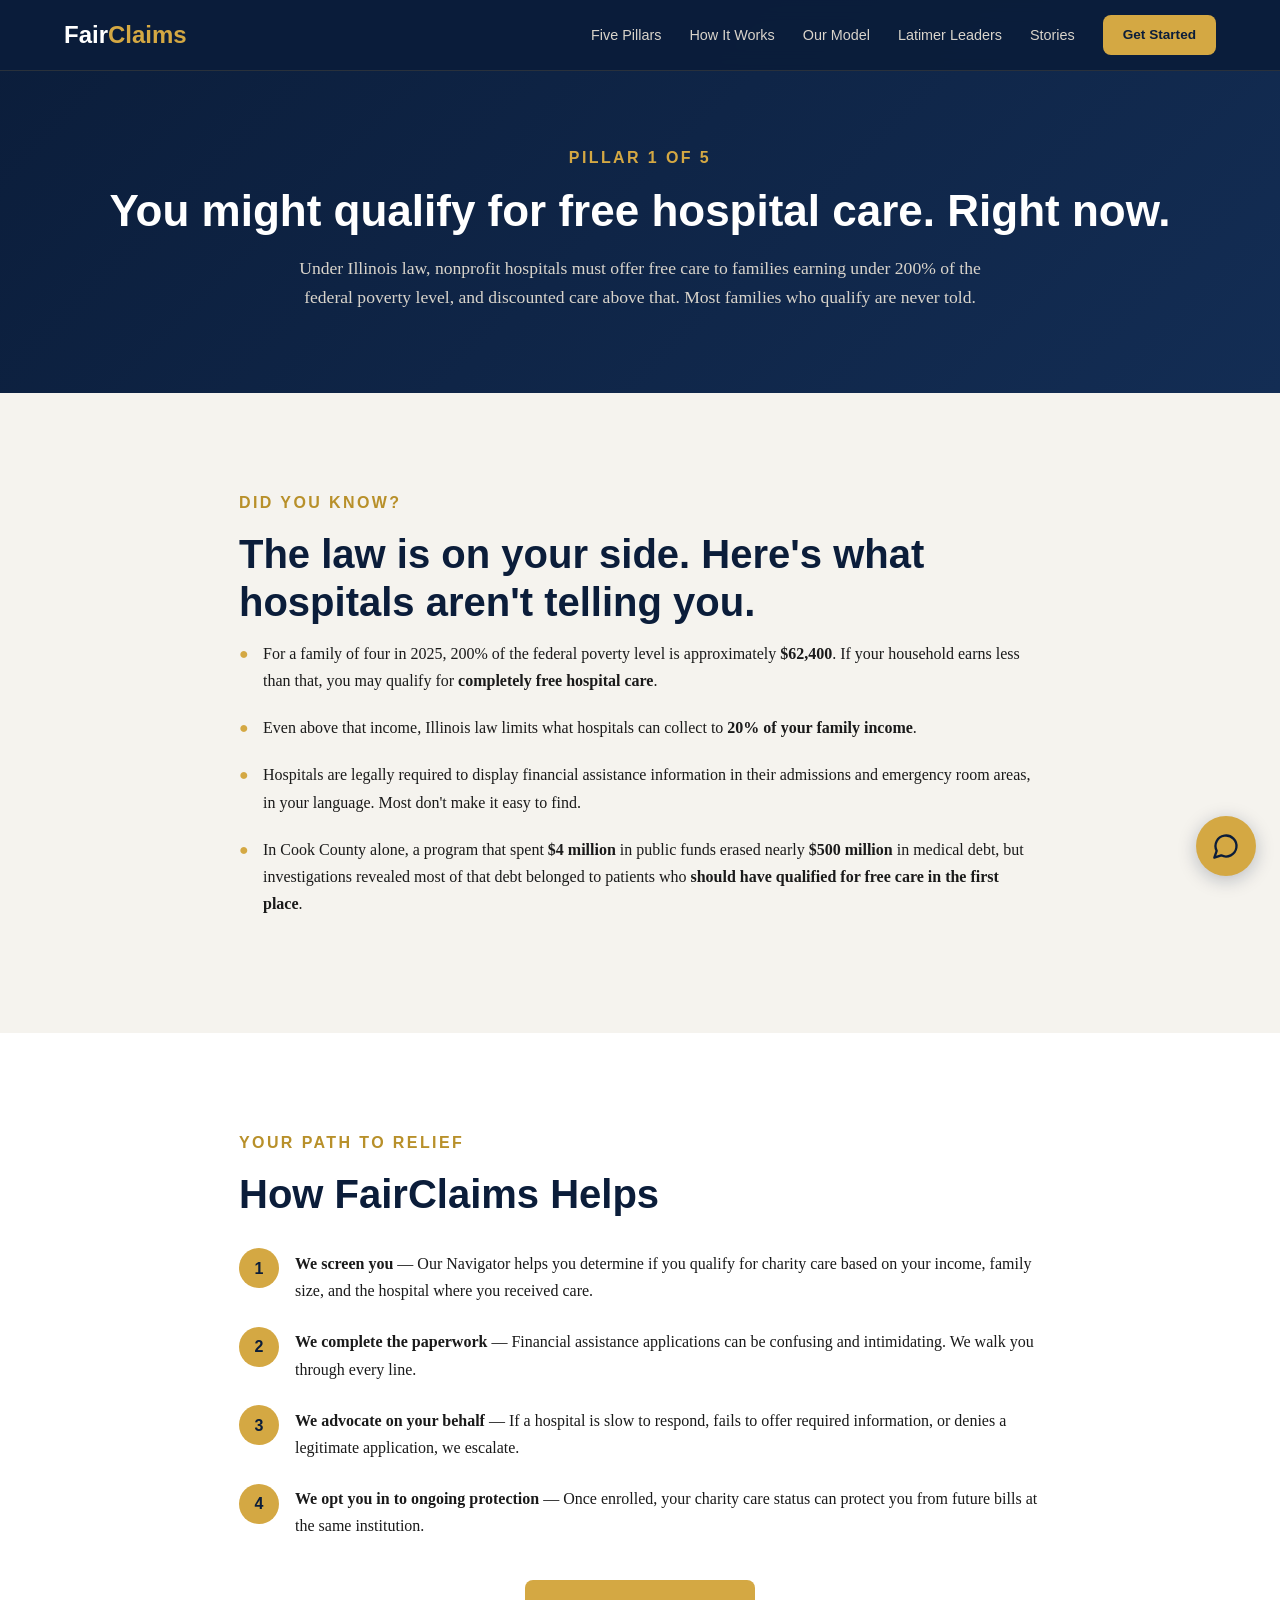
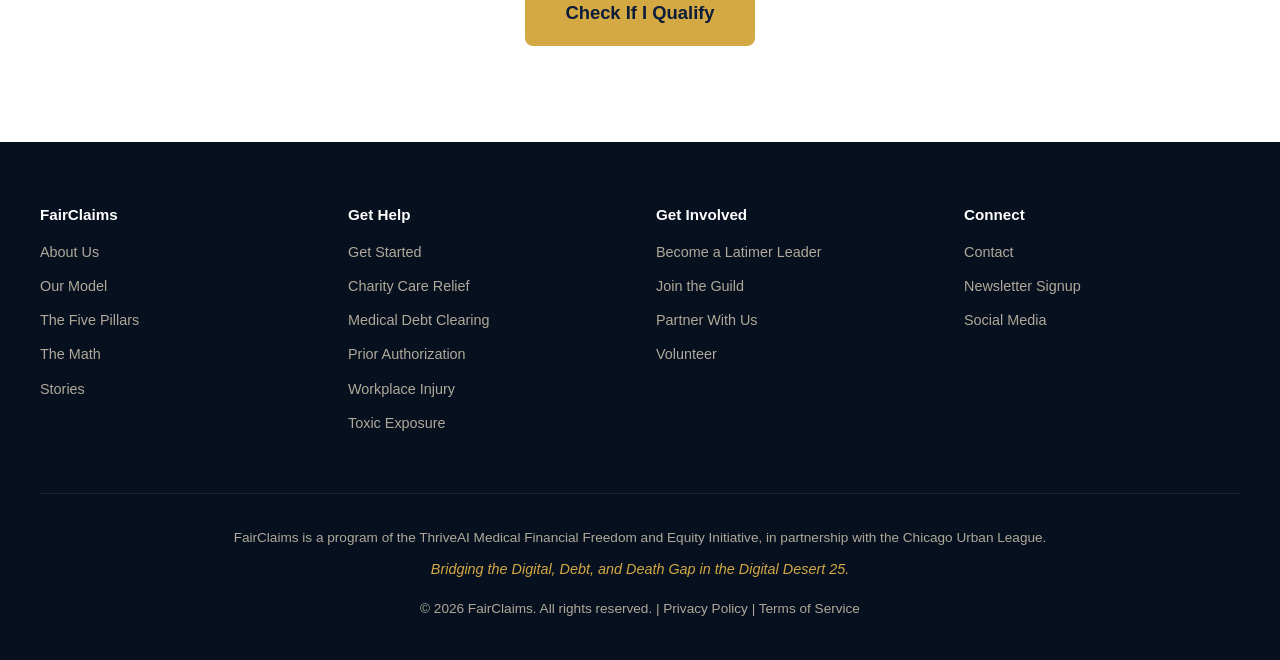
<file: pages/charity-care.html>
<!DOCTYPE html>
<html lang="en">
<head>
  <meta charset="UTF-8">
  <meta name="viewport" content="width=device-width, initial-scale=1.0">
  <meta name="description" content="FairClaims Charity Care Relief — You may already qualify for free hospital care under Illinois law. We help you claim it.">
  <title>Charity Care Relief — FairClaims</title>
  <link rel="stylesheet" href="../css/styles.css">
  <link rel="stylesheet" href="/css/concierge-widget.css">
  <script src="/js/concierge-widget.js" defer></script>
</head>
<body>

  <!-- Navigation -->
  <nav class="navbar">
    <div class="navbar__inner">
      <a href="../index.html" class="navbar__logo">Fair<span>Claims</span></a>
      <ul class="navbar__links">
        <li><a href="../index.html#pillars">Five Pillars</a></li>
        <li><a href="../index.html#how-it-works">How It Works</a></li>
        <li><a href="our-model.html">Our Model</a></li>
        <li><a href="latimer-leaders.html">Latimer Leaders</a></li>
        <li><a href="stories.html">Stories</a></li>
        <li><a href="get-started.html" class="navbar__cta">Get Started</a></li>
      </ul>
      <button class="navbar__toggle" aria-label="Toggle menu">
        <span></span><span></span><span></span>
      </button>
    </div>
    <div class="navbar__mobile">
      <a href="../index.html">Home</a>
      <a href="../index.html#pillars">Five Pillars</a>
      <a href="charity-care.html">Charity Care</a>
      <a href="medical-debt.html">Medical Debt</a>
      <a href="prior-authorization.html">Prior Authorization</a>
      <a href="workplace-injury.html">Workplace Injury</a>
      <a href="toxic-exposure.html">Toxic Exposure</a>
      <a href="our-model.html">Our Model</a>
      <a href="latimer-leaders.html">Latimer Leaders</a>
      <a href="stories.html">Stories</a>
      <a href="get-started.html">Get Started</a>
    </div>
  </nav>

  <!-- Page Header -->
  <header class="page-header">
    <div class="container">
      <span class="eyebrow fade-in">Pillar 1 of 5</span>
      <h1 class="fade-in">You might qualify for free hospital care. Right now.</h1>
      <p class="fade-in">Under Illinois law, nonprofit hospitals must offer free care to families earning under 200% of the federal poverty level, and discounted care above that. Most families who qualify are never told.</p>
    </div>
  </header>

  <!-- Did You Know Section -->
  <section class="section section--warm">
    <div class="container" style="max-width: 850px;">
      <span class="eyebrow fade-in" style="color: var(--gold-dark);">Did You Know?</span>
      <h2 class="fade-in">The law is on your side. Here's what hospitals aren't telling you.</h2>
      <ul class="did-you-know fade-in" style="list-style: none;">
        <li>For a family of four in 2025, 200% of the federal poverty level is approximately <strong>$62,400</strong>. If your household earns less than that, you may qualify for <strong>completely free hospital care</strong>.</li>
        <li>Even above that income, Illinois law limits what hospitals can collect to <strong>20% of your family income</strong>.</li>
        <li>Hospitals are legally required to display financial assistance information in their admissions and emergency room areas, in your language. Most don't make it easy to find.</li>
        <li>In Cook County alone, a program that spent <strong>$4 million</strong> in public funds erased nearly <strong>$500 million</strong> in medical debt, but investigations revealed most of that debt belonged to patients who <strong>should have qualified for free care in the first place</strong>.</li>
      </ul>
    </div>
  </section>

  <!-- How FairClaims Helps -->
  <section class="section">
    <div class="container" style="max-width: 850px;">
      <span class="eyebrow fade-in" style="color: var(--gold-dark);">Your Path to Relief</span>
      <h2 class="fade-in">How FairClaims Helps</h2>
      <ol class="how-list fade-in">
        <li><strong>We screen you</strong> — Our Navigator helps you determine if you qualify for charity care based on your income, family size, and the hospital where you received care.</li>
        <li><strong>We complete the paperwork</strong> — Financial assistance applications can be confusing and intimidating. We walk you through every line.</li>
        <li><strong>We advocate on your behalf</strong> — If a hospital is slow to respond, fails to offer required information, or denies a legitimate application, we escalate.</li>
        <li><strong>We opt you in to ongoing protection</strong> — Once enrolled, your charity care status can protect you from future bills at the same institution.</li>
      </ol>

      <div class="text-center fade-in" style="margin-top: 2.5rem;">
        <a href="get-started.html" class="btn btn--primary btn--large">Check If I Qualify</a>
      </div>
    </div>
  </section>

  <!-- Footer -->
  <footer class="footer">
    <div class="footer__grid">
      <div class="footer__col">
        <h4>FairClaims</h4>
        <a href="../index.html#the-gap">About Us</a>
        <a href="our-model.html">Our Model</a>
        <a href="../index.html#pillars">The Five Pillars</a>
        <a href="../index.html#the-math">The Math</a>
        <a href="stories.html">Stories</a>
      </div>
      <div class="footer__col">
        <h4>Get Help</h4>
        <a href="get-started.html">Get Started</a>
        <a href="charity-care.html">Charity Care Relief</a>
        <a href="medical-debt.html">Medical Debt Clearing</a>
        <a href="prior-authorization.html">Prior Authorization</a>
        <a href="workplace-injury.html">Workplace Injury</a>
        <a href="toxic-exposure.html">Toxic Exposure</a>
      </div>
      <div class="footer__col">
        <h4>Get Involved</h4>
        <a href="latimer-leaders.html">Become a Latimer Leader</a>
        <a href="#">Join the Guild</a>
        <a href="#">Partner With Us</a>
        <a href="#">Volunteer</a>
      </div>
      <div class="footer__col">
        <h4>Connect</h4>
        <a href="get-started.html">Contact</a>
        <a href="#">Newsletter Signup</a>
        <a href="#">Social Media</a>
      </div>
    </div>
    <div class="footer__bottom">
      <p>FairClaims is a program of the ThriveAI Medical Financial Freedom and Equity Initiative, in partnership with the Chicago Urban League.</p>
      <p><em>Bridging the Digital, Debt, and Death Gap in the Digital Desert 25.</em></p>
      <p style="margin-top: 1rem;">&copy; 2026 FairClaims. All rights reserved. | Privacy Policy | Terms of Service</p>
    </div>
  </footer>

  <script src="../js/main.js"></script>
</body>
</html>
</file>
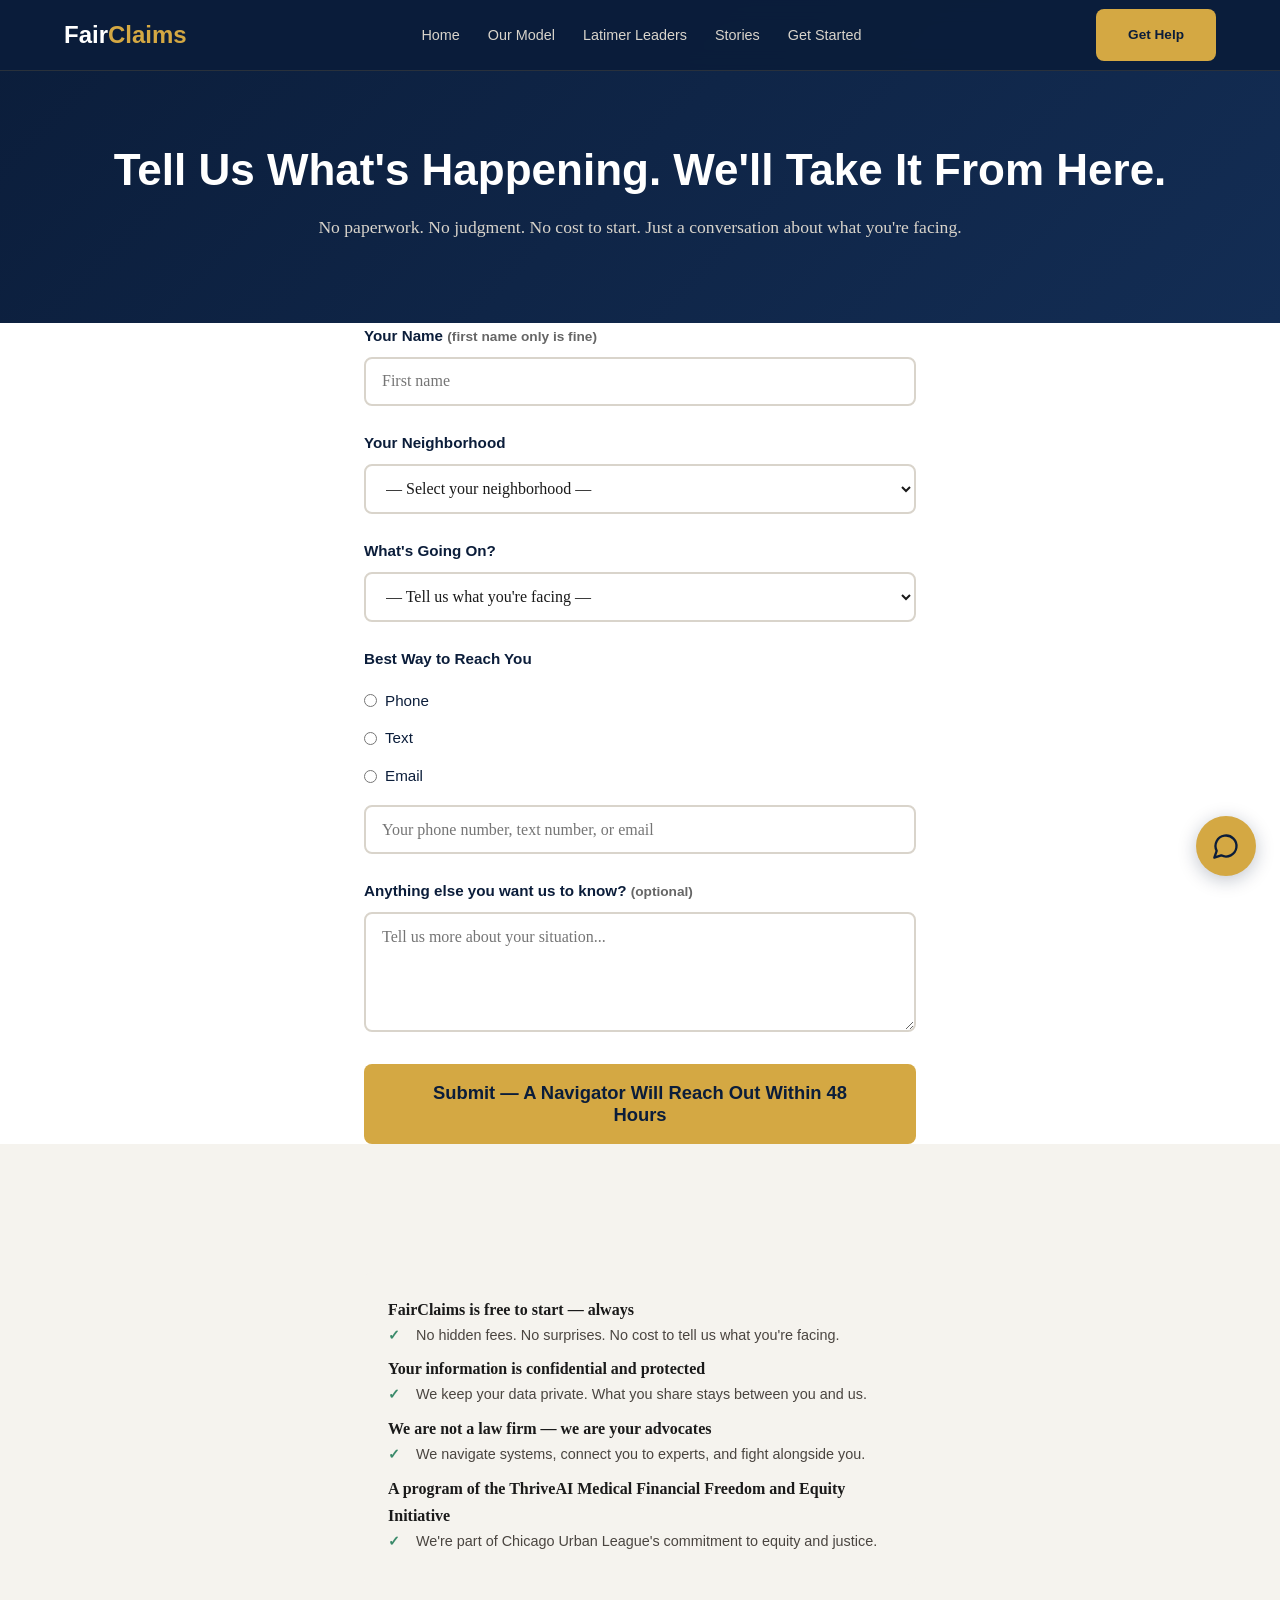
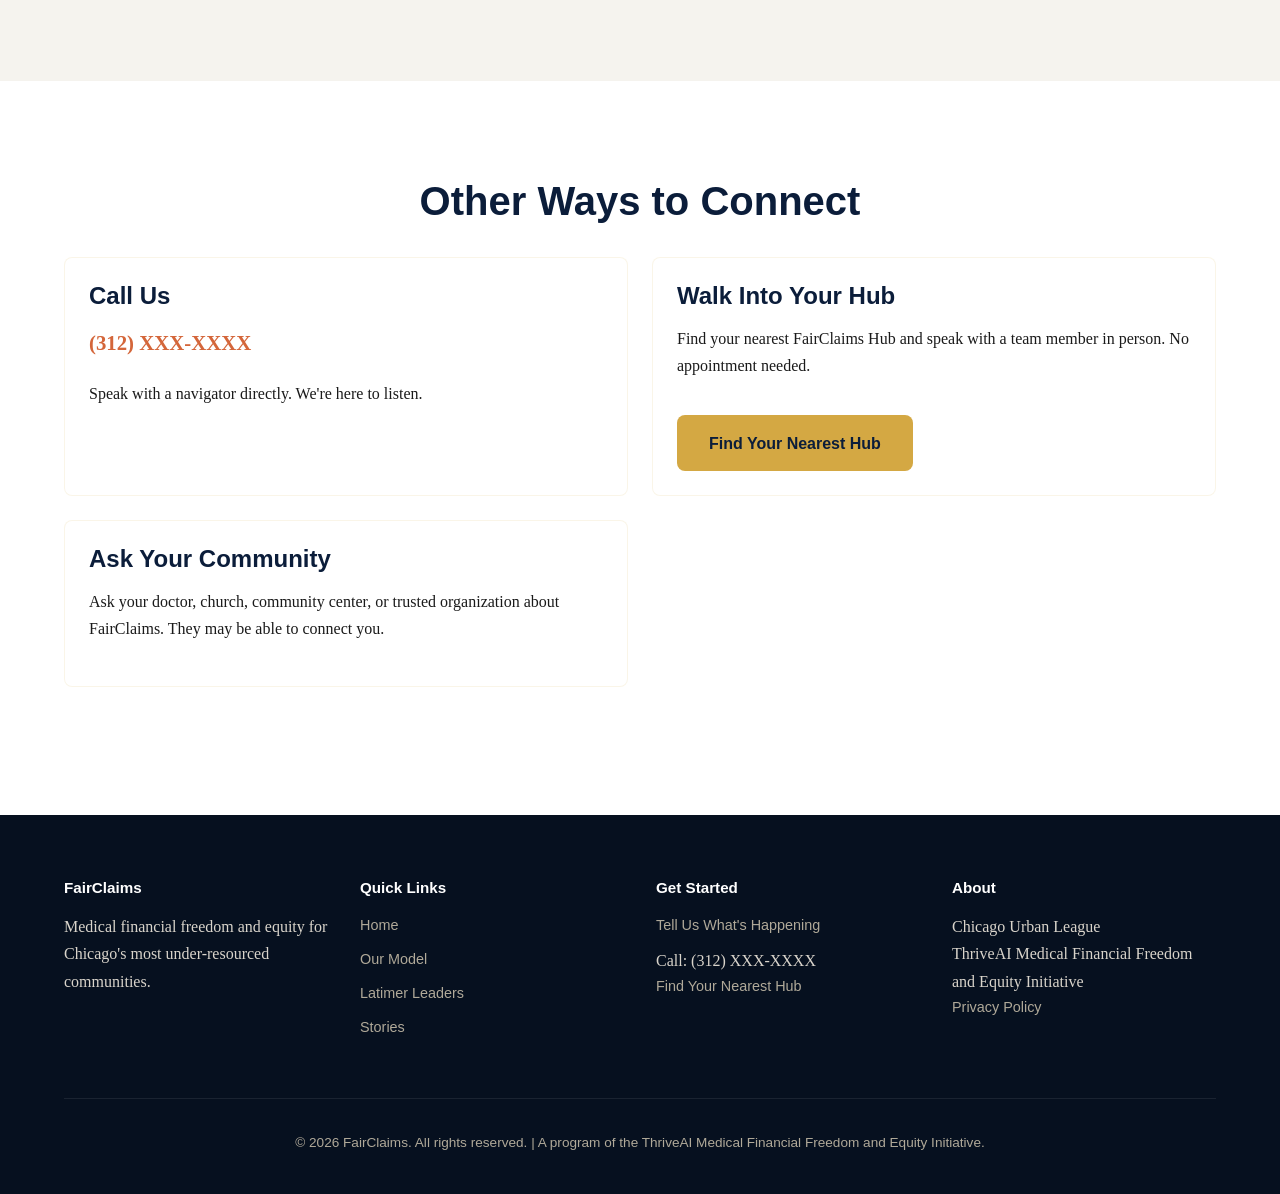
<file: pages/get-started.html>
<!DOCTYPE html>
<html lang="en">
<head>
    <meta charset="UTF-8">
    <meta name="viewport" content="width=device-width, initial-scale=1.0">
    <title>Get Started — FairClaims</title>
    <link rel="stylesheet" href="../css/styles.css">
    <link rel="stylesheet" href="/css/concierge-widget.css">
    <script src="/js/concierge-widget.js" defer></script>
</head>
<body>
    <!-- Navigation -->
    <nav class="navbar">
        <div class="navbar__inner">
            <div class="navbar__logo">Fair<span>Claims</span></div>
            <div class="navbar__links">
                <a href="../index.html">Home</a>
                <a href="our-model.html">Our Model</a>
                <a href="latimer-leaders.html">Latimer Leaders</a>
                <a href="stories.html">Stories</a>
                <a href="get-started.html">Get Started</a>
            </div>
            <a href="get-started.html" class="navbar__cta btn btn--primary">Get Help</a>
            <button class="navbar__toggle" aria-label="Toggle menu">☰</button>
        </div>
        <div class="navbar__mobile" style="display: none;">
            <a href="../index.html">Home</a>
            <a href="our-model.html">Our Model</a>
            <a href="latimer-leaders.html">Latimer Leaders</a>
            <a href="stories.html">Stories</a>
            <a href="get-started.html">Get Started</a>
        </div>
    </nav>

    <!-- Page Header -->
    <header class="page-header">
        <div class="container">
            <h1>Tell Us What's Happening. We'll Take It From Here.</h1>
            <p style="text-align: center; font-size: 1.1em; margin-top: 1rem;">No paperwork. No judgment. No cost to start. Just a conversation about what you're facing.</p>
        </div>
    </header>

    <!-- Form Section -->
    <section class="form-section">
        <div class="container" style="max-width: 600px;">
            <form id="intake-form" method="POST">
                <!-- Name Field -->
                <div class="form-group">
                    <label for="name">Your Name <span style="font-size: 0.9em; color: #666;">(first name only is fine)</span></label>
                    <input type="text" id="name" name="name" placeholder="First name" required>
                </div>

                <!-- Neighborhood Field -->
                <div class="form-group">
                    <label for="neighborhood">Your Neighborhood</label>
                    <select id="neighborhood" name="neighborhood" required>
                        <option value="">— Select your neighborhood —</option>
                        <option value="Englewood">Englewood</option>
                        <option value="West Garfield Park">West Garfield Park</option>
                        <option value="Austin">Austin</option>
                        <option value="Back of the Yards">Back of the Yards</option>
                        <option value="Roseland">Roseland</option>
                        <option value="Auburn Gresham">Auburn Gresham</option>
                        <option value="Chatham">Chatham</option>
                        <option value="South Shore">South Shore</option>
                        <option value="Woodlawn">Woodlawn</option>
                        <option value="North Lawndale">North Lawndale</option>
                        <option value="East Garfield Park">East Garfield Park</option>
                        <option value="Humboldt Park">Humboldt Park</option>
                        <option value="West Englewood">West Englewood</option>
                        <option value="Greater Grand Crossing">Greater Grand Crossing</option>
                        <option value="Washington Park">Washington Park</option>
                        <option value="Riverdale">Riverdale</option>
                        <option value="Pullman">Pullman</option>
                        <option value="West Pullman">West Pullman</option>
                        <option value="South Chicago">South Chicago</option>
                        <option value="Bronzeville">Bronzeville</option>
                        <option value="Other">Other</option>
                    </select>
                </div>

                <!-- What's Going On Field -->
                <div class="form-group">
                    <label for="issue">What's Going On?</label>
                    <select id="issue" name="issue" required>
                        <option value="">— Tell us what you're facing —</option>
                        <option value="Surprise Medical Bill">Surprise Medical Bill</option>
                        <option value="Medical Debt">Medical Debt</option>
                        <option value="Insurance Denied My Care">Insurance Denied My Care</option>
                        <option value="Hurt at Work">Hurt at Work</option>
                        <option value="Think I Was Exposed to Something Toxic">Think I Was Exposed to Something Toxic</option>
                        <option value="Not Sure — Just Need Help">Not Sure — Just Need Help</option>
                    </select>
                </div>

                <!-- Best Way to Reach You -->
                <div class="form-group">
                    <label>Best Way to Reach You</label>
                    <div style="margin: 1rem 0;">
                        <label style="display: flex; align-items: center; margin-bottom: 0.75rem; font-weight: normal;">
                            <input type="radio" name="contact_method" value="Phone" required> Phone
                        </label>
                        <label style="display: flex; align-items: center; margin-bottom: 0.75rem; font-weight: normal;">
                            <input type="radio" name="contact_method" value="Text"> Text
                        </label>
                        <label style="display: flex; align-items: center; font-weight: normal;">
                            <input type="radio" name="contact_method" value="Email"> Email
                        </label>
                    </div>
                    <input type="text" id="contact_info" name="contact_info" placeholder="Your phone number, text number, or email" required>
                </div>

                <!-- Optional Additional Info -->
                <div class="form-group">
                    <label for="additional">Anything else you want us to know? <span style="font-size: 0.9em; color: #666;">(optional)</span></label>
                    <textarea id="additional" name="additional" placeholder="Tell us more about your situation..." rows="4"></textarea>
                </div>

                <!-- Submit Button -->
                <button type="submit" class="btn btn--primary btn--large" style="width: 100%;">
                    Submit — A Navigator Will Reach Out Within 48 Hours
                </button>
            </form>
        </div>
    </section>

    <!-- Trust Signals Section -->
    <section class="section section--warm">
        <div class="container" style="max-width: 600px;">
            <div class="trust-signals">
                <div class="trust-signals__item">
                    <strong>FairClaims is free to start — always</strong>
                    <p>No hidden fees. No surprises. No cost to tell us what you're facing.</p>
                </div>
                <div class="trust-signals__item">
                    <strong>Your information is confidential and protected</strong>
                    <p>We keep your data private. What you share stays between you and us.</p>
                </div>
                <div class="trust-signals__item">
                    <strong>We are not a law firm — we are your advocates</strong>
                    <p>We navigate systems, connect you to experts, and fight alongside you.</p>
                </div>
                <div class="trust-signals__item">
                    <strong>A program of the ThriveAI Medical Financial Freedom and Equity Initiative</strong>
                    <p>We're part of Chicago Urban League's commitment to equity and justice.</p>
                </div>
            </div>
        </div>
    </section>

    <!-- Contact Options Section -->
    <section class="section">
        <div class="container">
            <h2 class="text-center">Other Ways to Connect</h2>
            <div class="cen-grid">
                <div class="cen-card">
                    <h3>Call Us</h3>
                    <p style="font-size: 1.3em; font-weight: bold; color: #d4663a;">
                        (312) XXX-XXXX
                    </p>
                    <p>Speak with a navigator directly. We're here to listen.</p>
                </div>
                <div class="cen-card">
                    <h3>Walk Into Your Hub</h3>
                    <p>Find your nearest FairClaims Hub and speak with a team member in person. No appointment needed.</p>
                    <a href="#" class="btn btn--primary" style="margin-top: 1rem;">Find Your Nearest Hub</a>
                </div>
                <div class="cen-card">
                    <h3>Ask Your Community</h3>
                    <p>Ask your doctor, church, community center, or trusted organization about FairClaims. They may be able to connect you.</p>
                </div>
            </div>
        </div>
    </section>

    <!-- Footer -->
    <footer class="footer">
        <div class="container">
            <div class="footer__grid">
                <div class="footer__col">
                    <h4>FairClaims</h4>
                    <p>Medical financial freedom and equity for Chicago's most under-resourced communities.</p>
                </div>
                <div class="footer__col">
                    <h4>Quick Links</h4>
                    <ul style="list-style: none; padding: 0;">
                        <li><a href="../index.html">Home</a></li>
                        <li><a href="our-model.html">Our Model</a></li>
                        <li><a href="latimer-leaders.html">Latimer Leaders</a></li>
                        <li><a href="stories.html">Stories</a></li>
                    </ul>
                </div>
                <div class="footer__col">
                    <h4>Get Started</h4>
                    <ul style="list-style: none; padding: 0;">
                        <li><a href="get-started.html">Tell Us What's Happening</a></li>
                        <li>Call: (312) XXX-XXXX</li>
                        <li><a href="get-started.html">Find Your Nearest Hub</a></li>
                    </ul>
                </div>
                <div class="footer__col">
                    <h4>About</h4>
                    <ul style="list-style: none; padding: 0;">
                        <li>Chicago Urban League</li>
                        <li>ThriveAI Medical Financial Freedom and Equity Initiative</li>
                        <li><a href="#">Privacy Policy</a></li>
                    </ul>
                </div>
            </div>
            <div class="footer__bottom">
                <p>&copy; 2026 FairClaims. All rights reserved. | A program of the ThriveAI Medical Financial Freedom and Equity Initiative.</p>
            </div>
        </div>
    </footer>

    <script src="../js/main.js"></script>
</body>
</html>
</file>
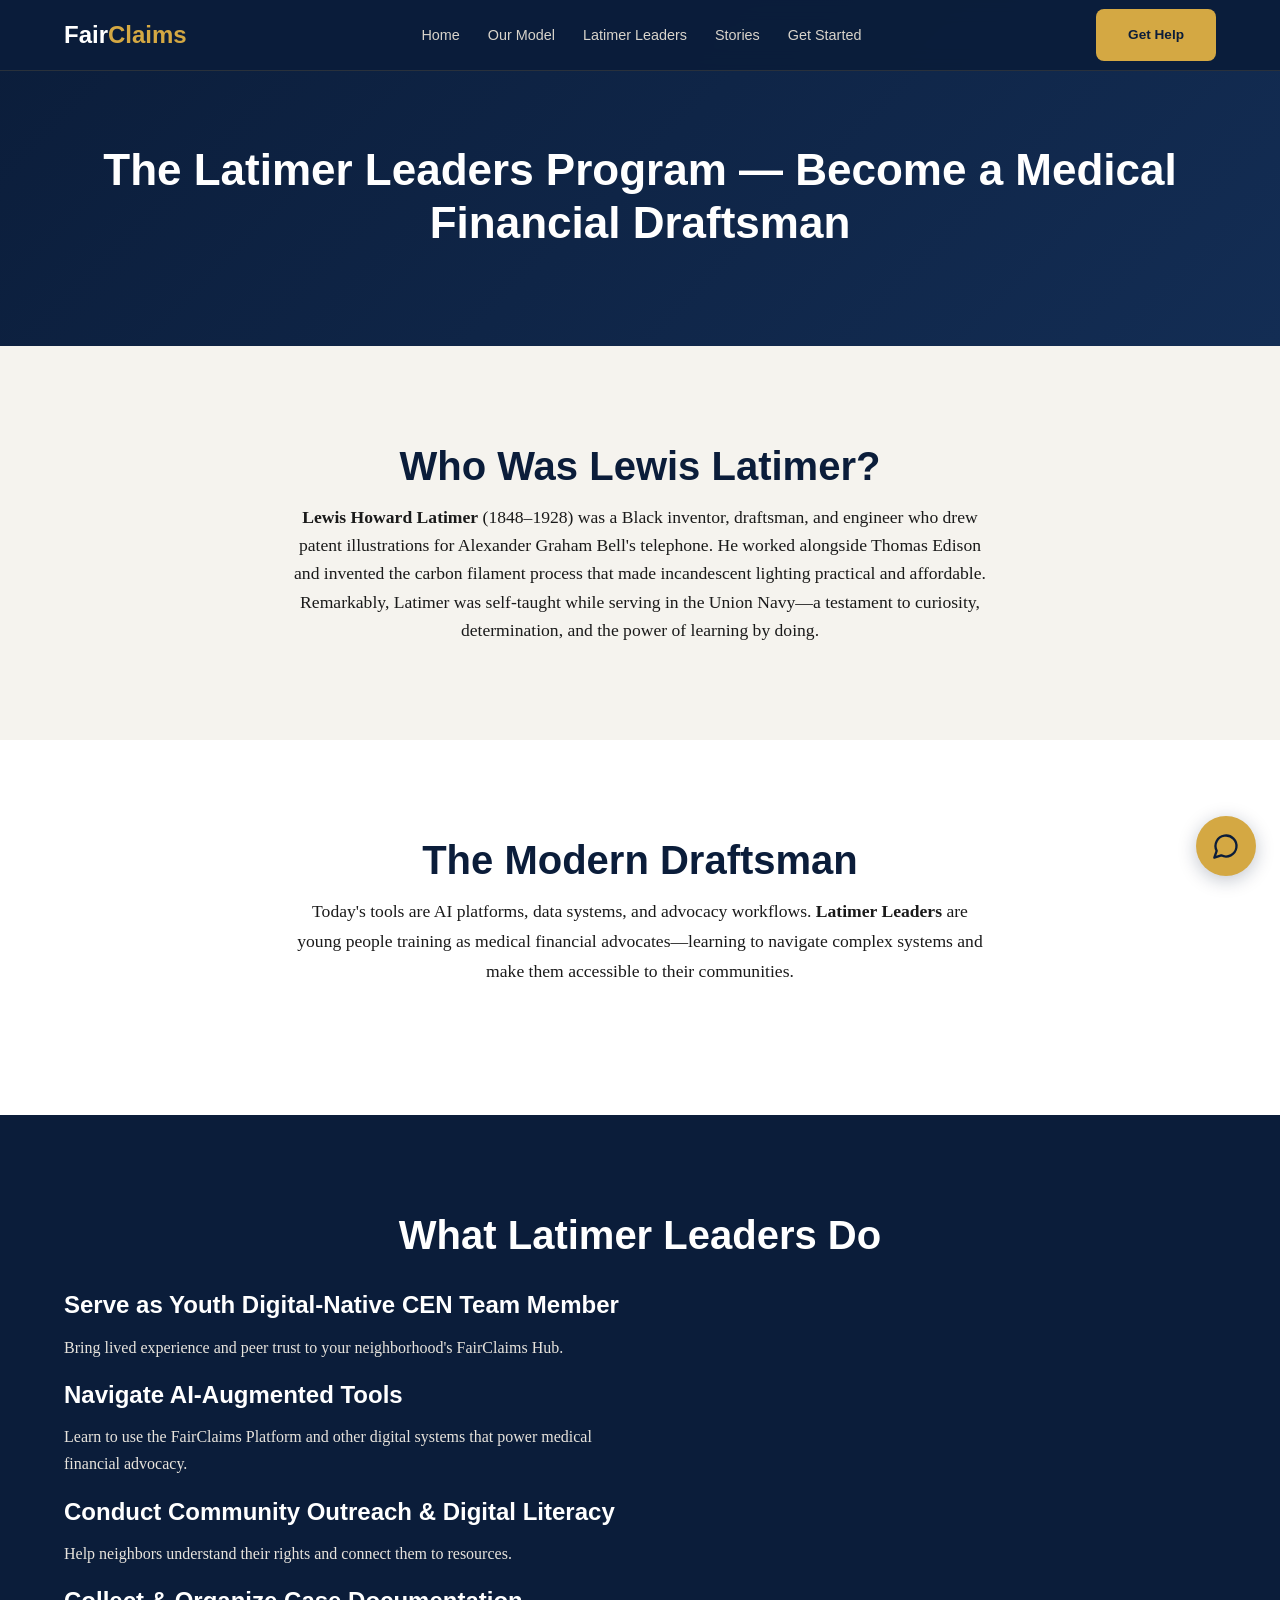
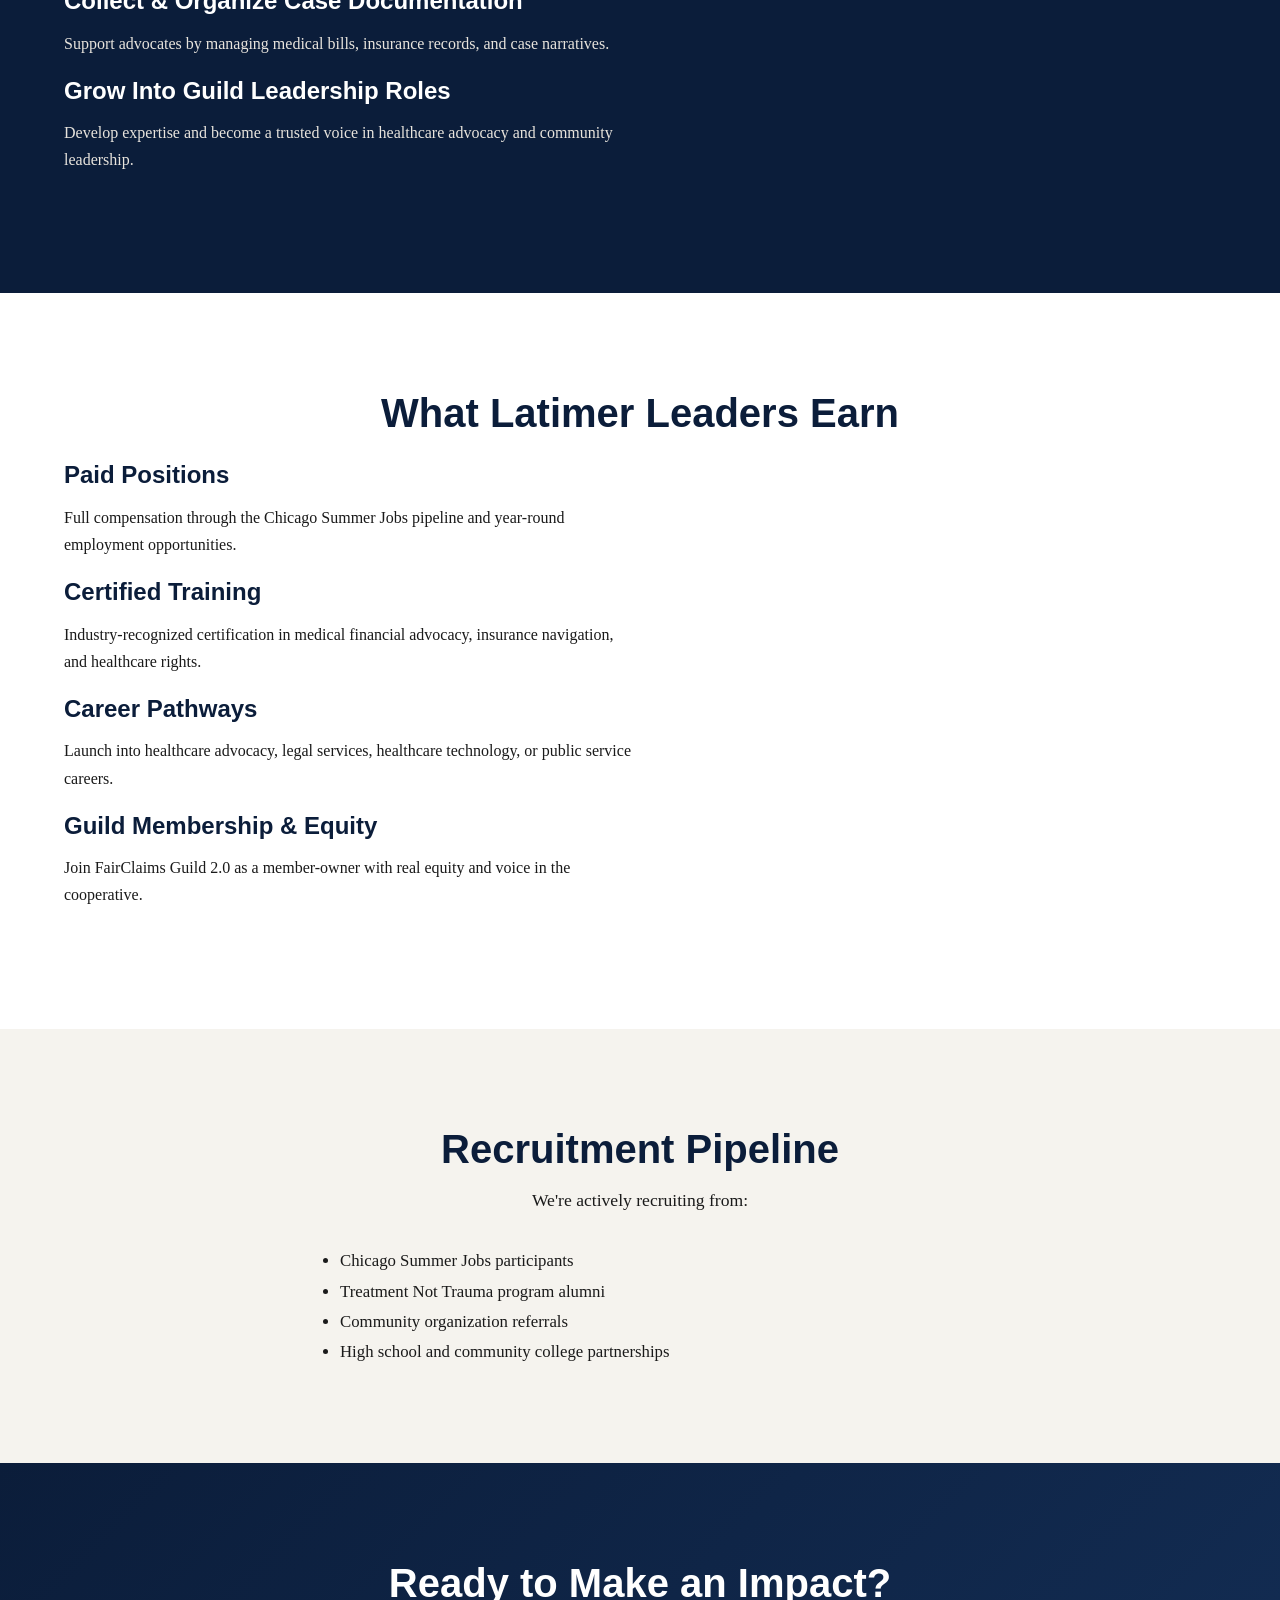
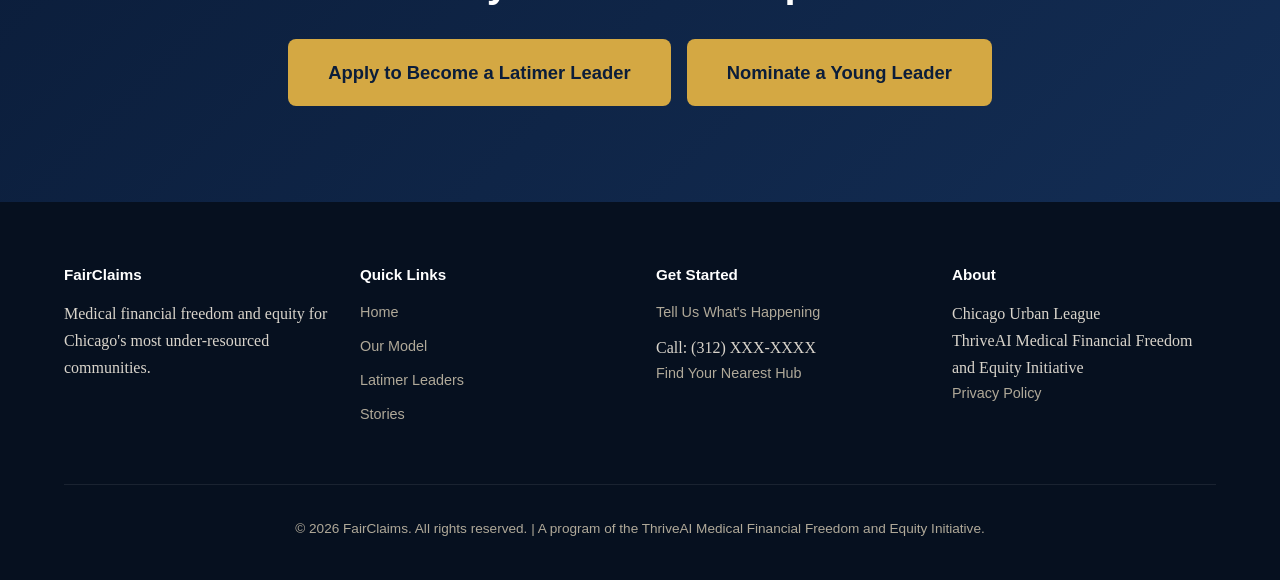
<file: pages/latimer-leaders.html>
<!DOCTYPE html>
<html lang="en">
<head>
    <meta charset="UTF-8">
    <meta name="viewport" content="width=device-width, initial-scale=1.0">
    <title>Latimer Leaders Program — FairClaims</title>
    <link rel="stylesheet" href="../css/styles.css">
    <link rel="stylesheet" href="/css/concierge-widget.css">
    <script src="/js/concierge-widget.js" defer></script>
</head>
<body>
    <!-- Navigation -->
    <nav class="navbar">
        <div class="navbar__inner">
            <div class="navbar__logo">Fair<span>Claims</span></div>
            <div class="navbar__links">
                <a href="../index.html">Home</a>
                <a href="our-model.html">Our Model</a>
                <a href="latimer-leaders.html">Latimer Leaders</a>
                <a href="stories.html">Stories</a>
                <a href="get-started.html">Get Started</a>
            </div>
            <a href="get-started.html" class="navbar__cta btn btn--primary">Get Help</a>
            <button class="navbar__toggle" aria-label="Toggle menu">☰</button>
        </div>
        <div class="navbar__mobile" style="display: none;">
            <a href="../index.html">Home</a>
            <a href="our-model.html">Our Model</a>
            <a href="latimer-leaders.html">Latimer Leaders</a>
            <a href="stories.html">Stories</a>
            <a href="get-started.html">Get Started</a>
        </div>
    </nav>

    <!-- Page Header -->
    <header class="page-header">
        <div class="container">
            <h1>The Latimer Leaders Program — Become a Medical Financial Draftsman</h1>
        </div>
    </header>

    <!-- Lewis Latimer Section -->
    <section class="section section--warm">
        <div class="container">
            <h2 class="text-center">Who Was Lewis Latimer?</h2>
            <p class="text-center" style="max-width: 700px; margin: 0 auto; font-size: 1.1em; line-height: 1.6;">
                <strong>Lewis Howard Latimer</strong> (1848–1928) was a Black inventor, draftsman, and engineer who drew patent illustrations for Alexander Graham Bell's telephone. He worked alongside Thomas Edison and invented the carbon filament process that made incandescent lighting practical and affordable. Remarkably, Latimer was self-taught while serving in the Union Navy—a testament to curiosity, determination, and the power of learning by doing.
            </p>
        </div>
    </section>

    <!-- Modern Draftsman Section -->
    <section class="section">
        <div class="container">
            <h2 class="text-center">The Modern Draftsman</h2>
            <p class="text-center" style="max-width: 700px; margin: 0 auto; font-size: 1.1em; margin-bottom: 2rem;">
                Today's tools are AI platforms, data systems, and advocacy workflows. <strong>Latimer Leaders</strong> are young people training as medical financial advocates—learning to navigate complex systems and make them accessible to their communities.
            </p>
        </div>
    </section>

    <!-- What Latimer Leaders Do -->
    <section class="section section--dark">
        <div class="container">
            <h2 class="text-center" style="color: #fff; margin-bottom: 2rem;">What Latimer Leaders Do</h2>
            <div class="feature-list">
                <div class="feature-list__item">
                    <h3>Serve as Youth Digital-Native CEN Team Member</h3>
                    <p>Bring lived experience and peer trust to your neighborhood's FairClaims Hub.</p>
                </div>
                <div class="feature-list__item">
                    <h3>Navigate AI-Augmented Tools</h3>
                    <p>Learn to use the FairClaims Platform and other digital systems that power medical financial advocacy.</p>
                </div>
                <div class="feature-list__item">
                    <h3>Conduct Community Outreach & Digital Literacy</h3>
                    <p>Help neighbors understand their rights and connect them to resources.</p>
                </div>
                <div class="feature-list__item">
                    <h3>Collect & Organize Case Documentation</h3>
                    <p>Support advocates by managing medical bills, insurance records, and case narratives.</p>
                </div>
                <div class="feature-list__item">
                    <h3>Grow Into Guild Leadership Roles</h3>
                    <p>Develop expertise and become a trusted voice in healthcare advocacy and community leadership.</p>
                </div>
            </div>
        </div>
    </section>

    <!-- What Latimer Leaders Earn -->
    <section class="section">
        <div class="container">
            <h2 class="text-center">What Latimer Leaders Earn</h2>
            <div class="feature-list">
                <div class="feature-list__item">
                    <h3>Paid Positions</h3>
                    <p>Full compensation through the Chicago Summer Jobs pipeline and year-round employment opportunities.</p>
                </div>
                <div class="feature-list__item">
                    <h3>Certified Training</h3>
                    <p>Industry-recognized certification in medical financial advocacy, insurance navigation, and healthcare rights.</p>
                </div>
                <div class="feature-list__item">
                    <h3>Career Pathways</h3>
                    <p>Launch into healthcare advocacy, legal services, healthcare technology, or public service careers.</p>
                </div>
                <div class="feature-list__item">
                    <h3>Guild Membership & Equity</h3>
                    <p>Join FairClaims Guild 2.0 as a member-owner with real equity and voice in the cooperative.</p>
                </div>
            </div>
        </div>
    </section>

    <!-- Recruitment Pipeline -->
    <section class="section section--warm">
        <div class="container">
            <h2 class="text-center">Recruitment Pipeline</h2>
            <p class="text-center" style="max-width: 700px; margin: 0 auto; font-size: 1.1em; line-height: 1.6; margin-bottom: 2rem;">
                We're actively recruiting from:
            </p>
            <ul style="max-width: 600px; margin: 0 auto; font-size: 1.05em; line-height: 1.8;">
                <li>Chicago Summer Jobs participants</li>
                <li>Treatment Not Trauma program alumni</li>
                <li>Community organization referrals</li>
                <li>High school and community college partnerships</li>
            </ul>
        </div>
    </section>

    <!-- CTAs Section -->
    <section class="section section--gradient">
        <div class="container">
            <h2 class="text-center" style="margin-bottom: 2rem;">Ready to Make an Impact?</h2>
            <div style="display: flex; gap: 1rem; justify-content: center; flex-wrap: wrap;">
                <a href="get-started.html" class="btn btn--primary btn--large">Apply to Become a Latimer Leader</a>
                <a href="get-started.html" class="btn btn--primary btn--large">Nominate a Young Leader</a>
            </div>
        </div>
    </section>

    <!-- Footer -->
    <footer class="footer">
        <div class="container">
            <div class="footer__grid">
                <div class="footer__col">
                    <h4>FairClaims</h4>
                    <p>Medical financial freedom and equity for Chicago's most under-resourced communities.</p>
                </div>
                <div class="footer__col">
                    <h4>Quick Links</h4>
                    <ul style="list-style: none; padding: 0;">
                        <li><a href="../index.html">Home</a></li>
                        <li><a href="our-model.html">Our Model</a></li>
                        <li><a href="latimer-leaders.html">Latimer Leaders</a></li>
                        <li><a href="stories.html">Stories</a></li>
                    </ul>
                </div>
                <div class="footer__col">
                    <h4>Get Started</h4>
                    <ul style="list-style: none; padding: 0;">
                        <li><a href="get-started.html">Tell Us What's Happening</a></li>
                        <li>Call: (312) XXX-XXXX</li>
                        <li><a href="get-started.html">Find Your Nearest Hub</a></li>
                    </ul>
                </div>
                <div class="footer__col">
                    <h4>About</h4>
                    <ul style="list-style: none; padding: 0;">
                        <li>Chicago Urban League</li>
                        <li>ThriveAI Medical Financial Freedom and Equity Initiative</li>
                        <li><a href="#">Privacy Policy</a></li>
                    </ul>
                </div>
            </div>
            <div class="footer__bottom">
                <p>&copy; 2026 FairClaims. All rights reserved. | A program of the ThriveAI Medical Financial Freedom and Equity Initiative.</p>
            </div>
        </div>
    </footer>

    <script src="../js/main.js"></script>
</body>
</html>
</file>
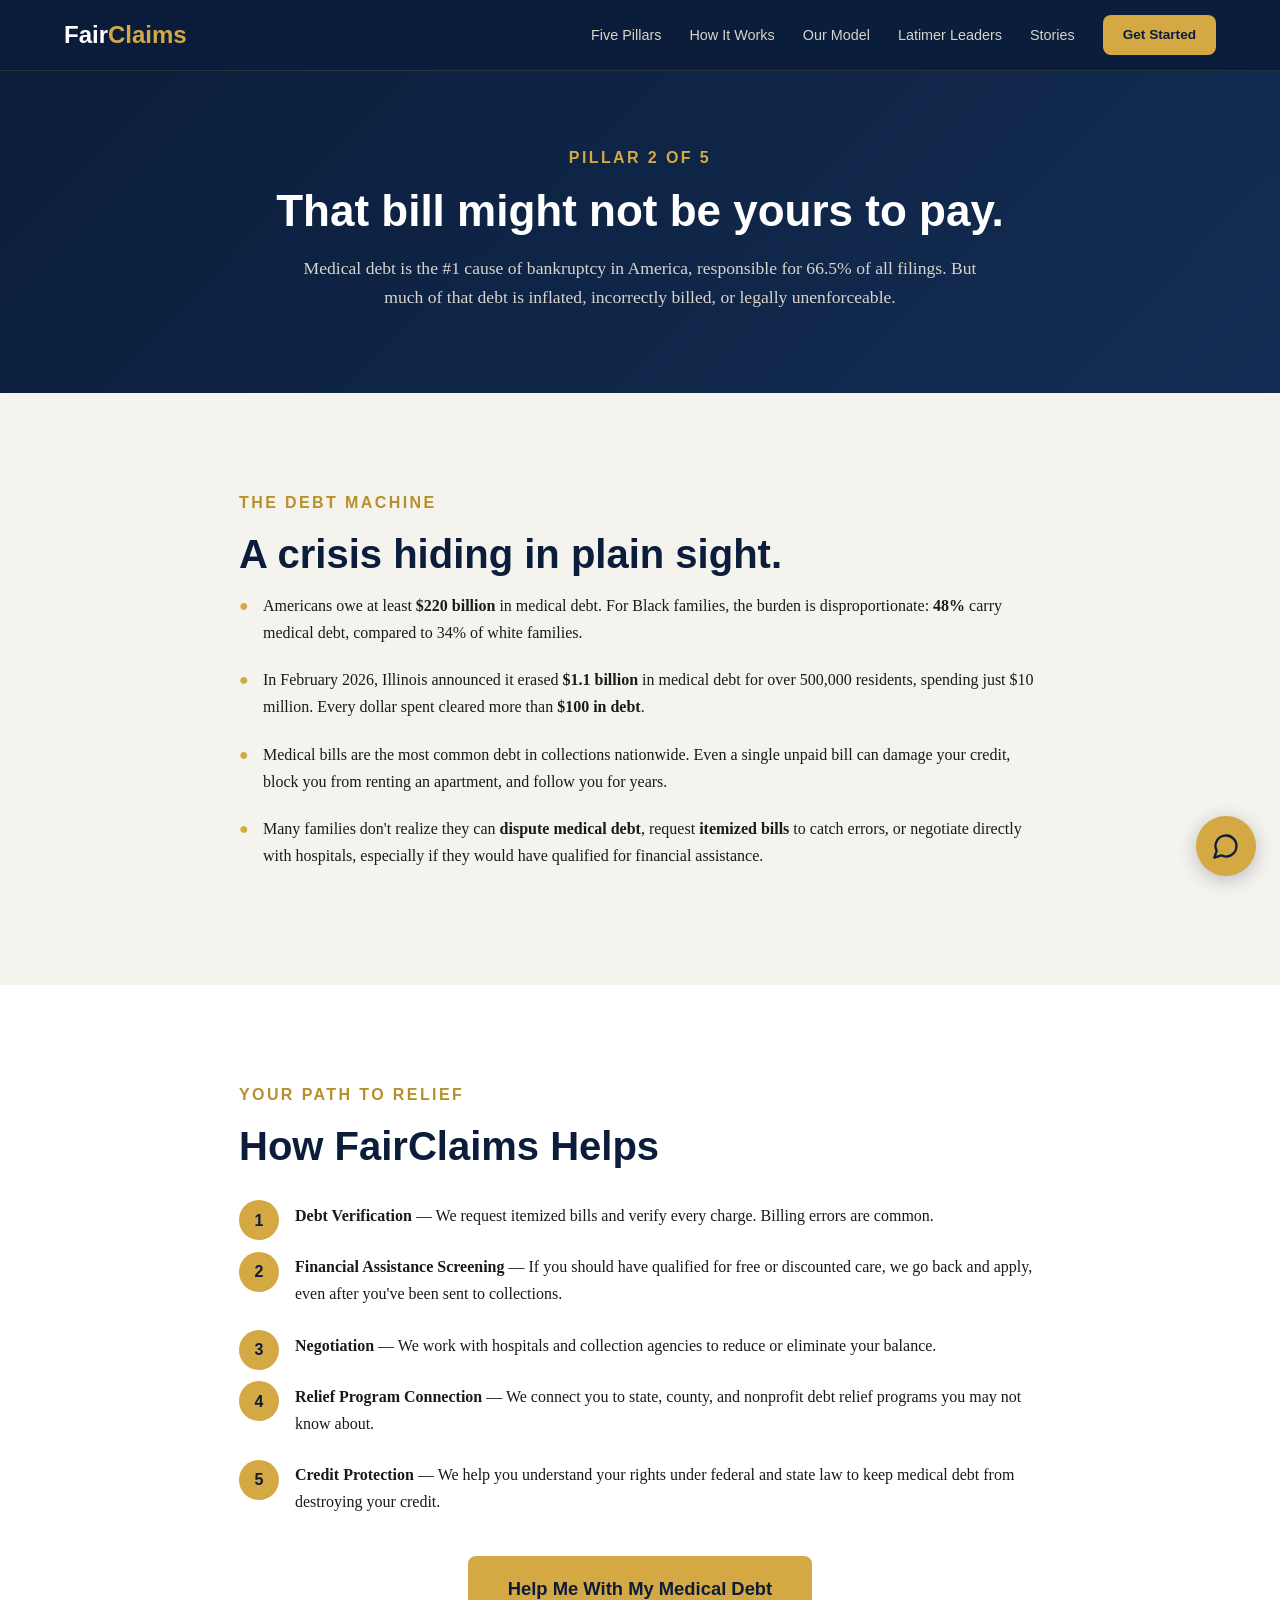
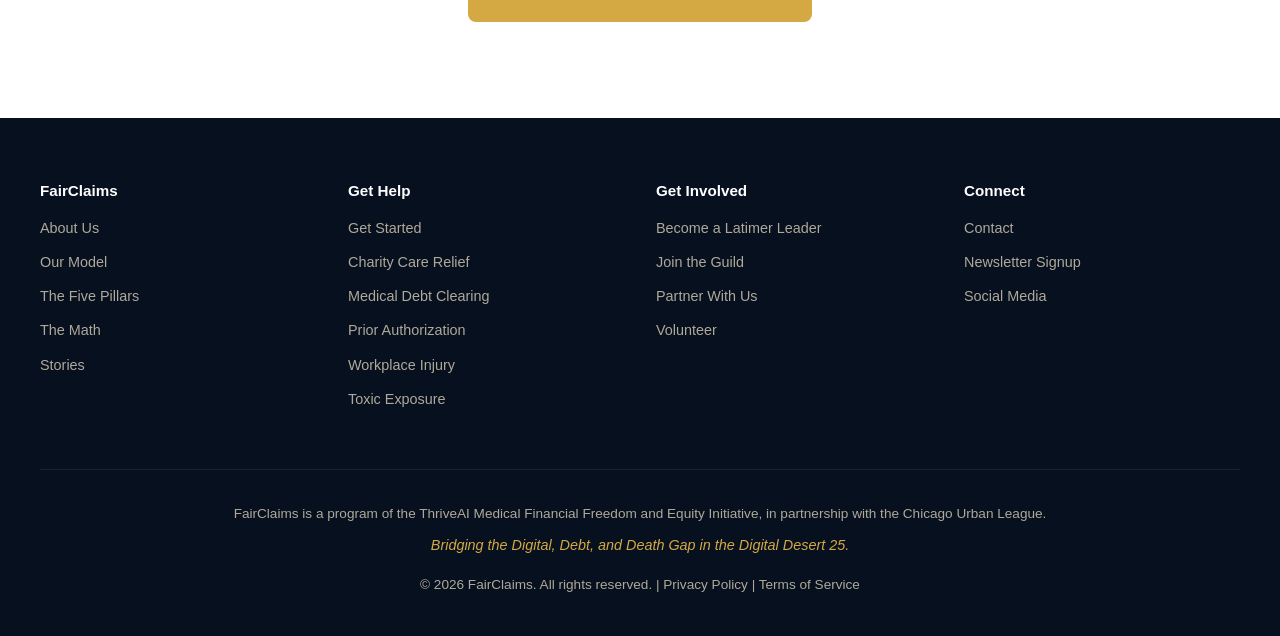
<file: pages/medical-debt.html>
<!DOCTYPE html>
<html lang="en">
<head>
  <meta charset="UTF-8">
  <meta name="viewport" content="width=device-width, initial-scale=1.0">
  <meta name="description" content="FairClaims Medical Debt Clearing — That bill might not be yours to pay. We fight to reduce or eliminate medical debt.">
  <title>Medical Debt Clearing — FairClaims</title>
  <link rel="stylesheet" href="../css/styles.css">
  <link rel="stylesheet" href="/css/concierge-widget.css">
  <script src="/js/concierge-widget.js" defer></script>
</head>
<body>

  <!-- Navigation -->
  <nav class="navbar">
    <div class="navbar__inner">
      <a href="../index.html" class="navbar__logo">Fair<span>Claims</span></a>
      <ul class="navbar__links">
        <li><a href="../index.html#pillars">Five Pillars</a></li>
        <li><a href="../index.html#how-it-works">How It Works</a></li>
        <li><a href="our-model.html">Our Model</a></li>
        <li><a href="latimer-leaders.html">Latimer Leaders</a></li>
        <li><a href="stories.html">Stories</a></li>
        <li><a href="get-started.html" class="navbar__cta">Get Started</a></li>
      </ul>
      <button class="navbar__toggle" aria-label="Toggle menu">
        <span></span><span></span><span></span>
      </button>
    </div>
    <div class="navbar__mobile">
      <a href="../index.html">Home</a>
      <a href="../index.html#pillars">Five Pillars</a>
      <a href="charity-care.html">Charity Care</a>
      <a href="medical-debt.html">Medical Debt</a>
      <a href="prior-authorization.html">Prior Authorization</a>
      <a href="workplace-injury.html">Workplace Injury</a>
      <a href="toxic-exposure.html">Toxic Exposure</a>
      <a href="our-model.html">Our Model</a>
      <a href="latimer-leaders.html">Latimer Leaders</a>
      <a href="stories.html">Stories</a>
      <a href="get-started.html">Get Started</a>
    </div>
  </nav>

  <!-- Page Header -->
  <header class="page-header">
    <div class="container">
      <span class="eyebrow fade-in">Pillar 2 of 5</span>
      <h1 class="fade-in">That bill might not be yours to pay.</h1>
      <p class="fade-in">Medical debt is the #1 cause of bankruptcy in America, responsible for 66.5% of all filings. But much of that debt is inflated, incorrectly billed, or legally unenforceable.</p>
    </div>
  </header>

  <!-- The Debt Machine -->
  <section class="section section--warm">
    <div class="container" style="max-width: 850px;">
      <span class="eyebrow fade-in" style="color: var(--gold-dark);">The Debt Machine</span>
      <h2 class="fade-in">A crisis hiding in plain sight.</h2>
      <ul class="did-you-know fade-in" style="list-style: none;">
        <li>Americans owe at least <strong>$220 billion</strong> in medical debt. For Black families, the burden is disproportionate: <strong>48%</strong> carry medical debt, compared to 34% of white families.</li>
        <li>In February 2026, Illinois announced it erased <strong>$1.1 billion</strong> in medical debt for over 500,000 residents, spending just $10 million. Every dollar spent cleared more than <strong>$100 in debt</strong>.</li>
        <li>Medical bills are the most common debt in collections nationwide. Even a single unpaid bill can damage your credit, block you from renting an apartment, and follow you for years.</li>
        <li>Many families don't realize they can <strong>dispute medical debt</strong>, request <strong>itemized bills</strong> to catch errors, or negotiate directly with hospitals, especially if they would have qualified for financial assistance.</li>
      </ul>
    </div>
  </section>

  <!-- How FairClaims Helps -->
  <section class="section">
    <div class="container" style="max-width: 850px;">
      <span class="eyebrow fade-in" style="color: var(--gold-dark);">Your Path to Relief</span>
      <h2 class="fade-in">How FairClaims Helps</h2>
      <ol class="how-list fade-in">
        <li><strong>Debt Verification</strong> — We request itemized bills and verify every charge. Billing errors are common.</li>
        <li><strong>Financial Assistance Screening</strong> — If you should have qualified for free or discounted care, we go back and apply, even after you've been sent to collections.</li>
        <li><strong>Negotiation</strong> — We work with hospitals and collection agencies to reduce or eliminate your balance.</li>
        <li><strong>Relief Program Connection</strong> — We connect you to state, county, and nonprofit debt relief programs you may not know about.</li>
        <li><strong>Credit Protection</strong> — We help you understand your rights under federal and state law to keep medical debt from destroying your credit.</li>
      </ol>

      <div class="text-center fade-in" style="margin-top: 2.5rem;">
        <a href="get-started.html" class="btn btn--primary btn--large">Help Me With My Medical Debt</a>
      </div>
    </div>
  </section>

  <!-- Footer -->
  <footer class="footer">
    <div class="footer__grid">
      <div class="footer__col">
        <h4>FairClaims</h4>
        <a href="../index.html#the-gap">About Us</a>
        <a href="our-model.html">Our Model</a>
        <a href="../index.html#pillars">The Five Pillars</a>
        <a href="../index.html#the-math">The Math</a>
        <a href="stories.html">Stories</a>
      </div>
      <div class="footer__col">
        <h4>Get Help</h4>
        <a href="get-started.html">Get Started</a>
        <a href="charity-care.html">Charity Care Relief</a>
        <a href="medical-debt.html">Medical Debt Clearing</a>
        <a href="prior-authorization.html">Prior Authorization</a>
        <a href="workplace-injury.html">Workplace Injury</a>
        <a href="toxic-exposure.html">Toxic Exposure</a>
      </div>
      <div class="footer__col">
        <h4>Get Involved</h4>
        <a href="latimer-leaders.html">Become a Latimer Leader</a>
        <a href="#">Join the Guild</a>
        <a href="#">Partner With Us</a>
        <a href="#">Volunteer</a>
      </div>
      <div class="footer__col">
        <h4>Connect</h4>
        <a href="get-started.html">Contact</a>
        <a href="#">Newsletter Signup</a>
        <a href="#">Social Media</a>
      </div>
    </div>
    <div class="footer__bottom">
      <p>FairClaims is a program of the ThriveAI Medical Financial Freedom and Equity Initiative, in partnership with the Chicago Urban League.</p>
      <p><em>Bridging the Digital, Debt, and Death Gap in the Digital Desert 25.</em></p>
      <p style="margin-top: 1rem;">&copy; 2026 FairClaims. All rights reserved. | Privacy Policy | Terms of Service</p>
    </div>
  </footer>

  <script src="../js/main.js"></script>
</body>
</html>
</file>
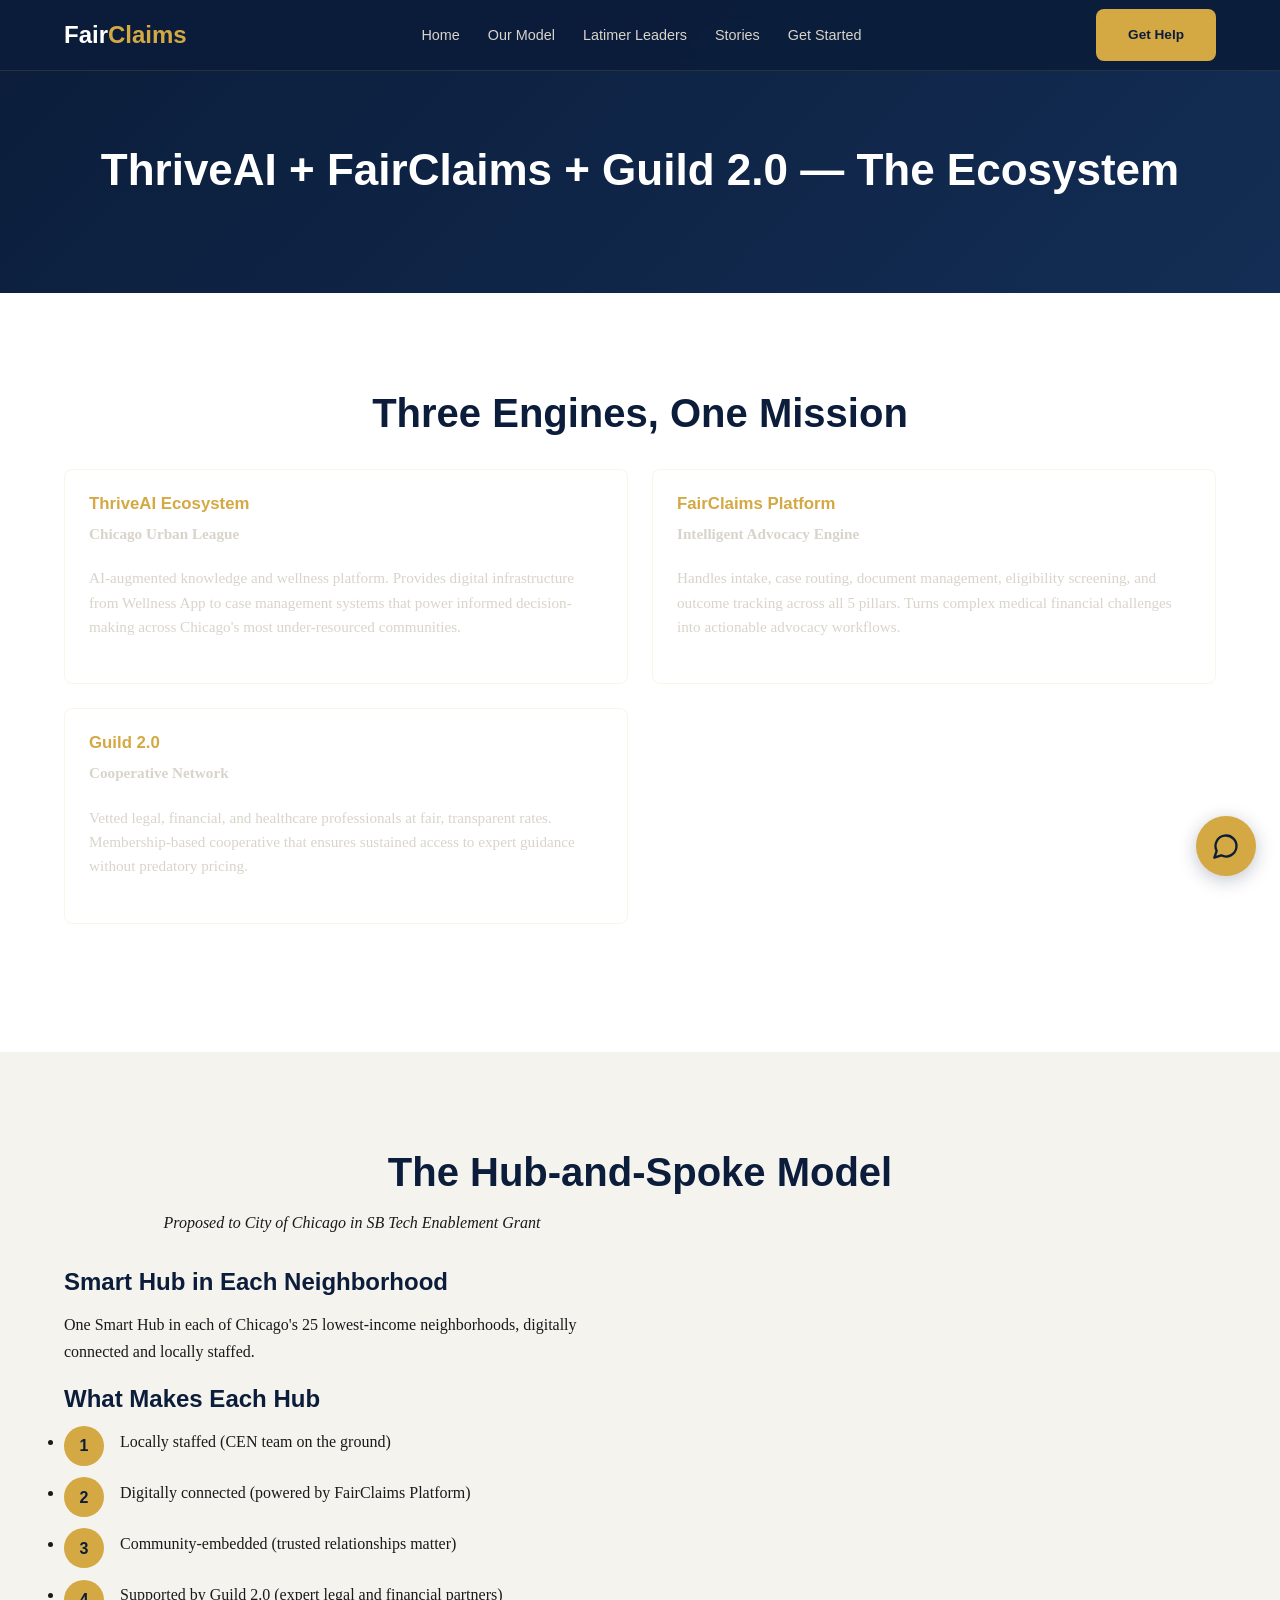
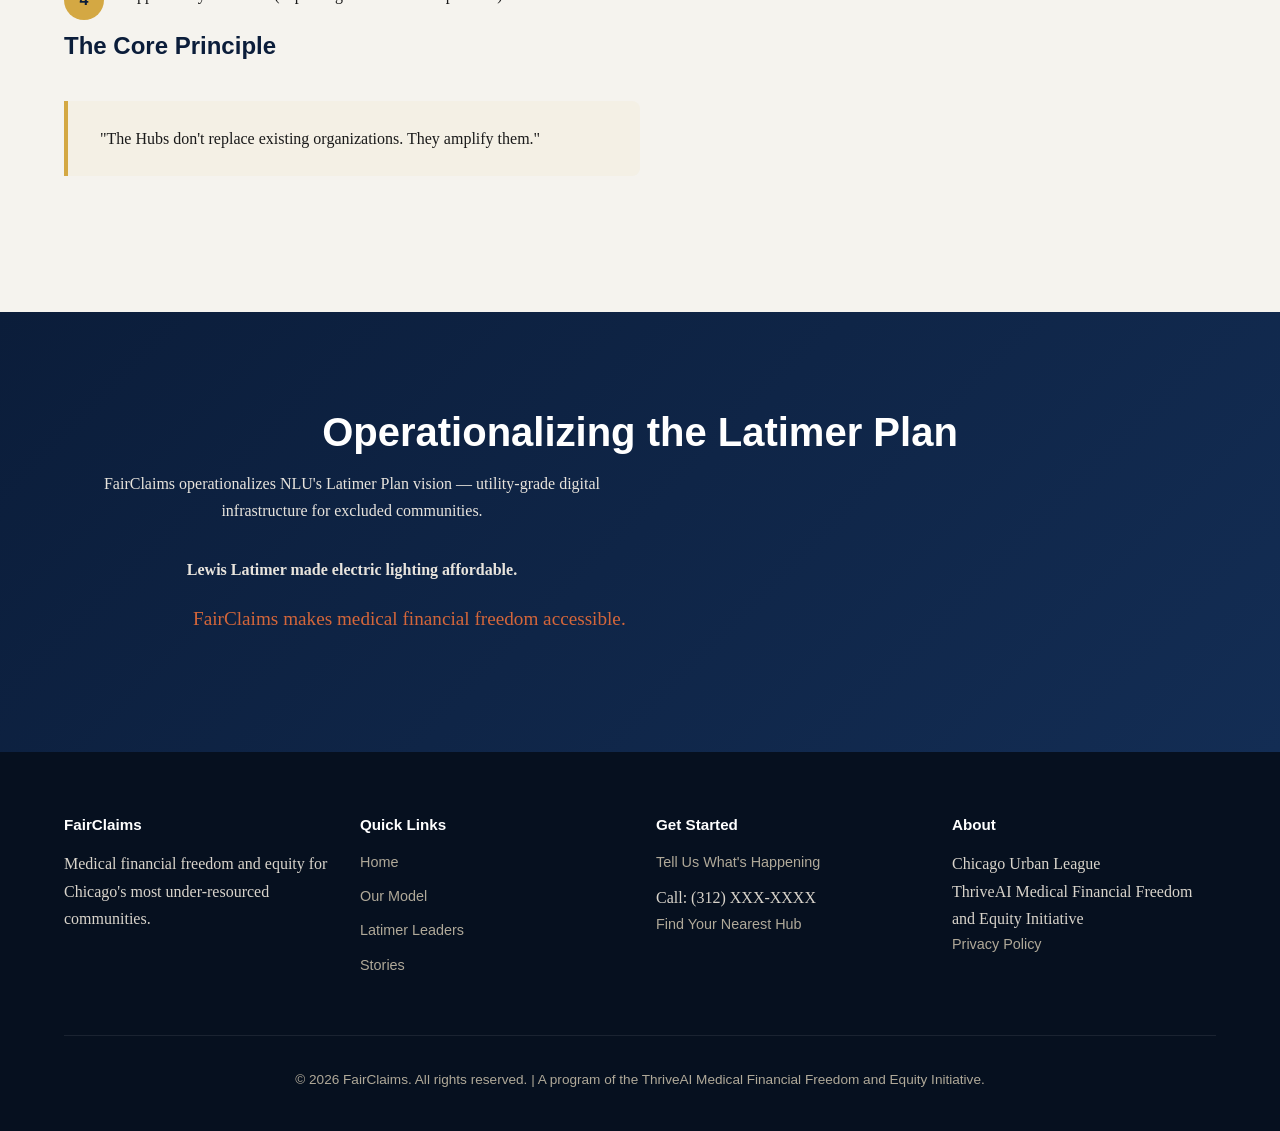
<file: pages/our-model.html>
<!DOCTYPE html>
<html lang="en">
<head>
    <meta charset="UTF-8">
    <meta name="viewport" content="width=device-width, initial-scale=1.0">
    <title>Our Model — FairClaims</title>
    <link rel="stylesheet" href="../css/styles.css">
    <link rel="stylesheet" href="/css/concierge-widget.css">
    <script src="/js/concierge-widget.js" defer></script>
</head>
<body>
    <!-- Navigation -->
    <nav class="navbar">
        <div class="navbar__inner">
            <div class="navbar__logo">Fair<span>Claims</span></div>
            <div class="navbar__links">
                <a href="../index.html">Home</a>
                <a href="our-model.html">Our Model</a>
                <a href="latimer-leaders.html">Latimer Leaders</a>
                <a href="stories.html">Stories</a>
                <a href="get-started.html">Get Started</a>
            </div>
            <a href="get-started.html" class="navbar__cta btn btn--primary">Get Help</a>
            <button class="navbar__toggle" aria-label="Toggle menu">☰</button>
        </div>
        <div class="navbar__mobile" style="display: none;">
            <a href="../index.html">Home</a>
            <a href="our-model.html">Our Model</a>
            <a href="latimer-leaders.html">Latimer Leaders</a>
            <a href="stories.html">Stories</a>
            <a href="get-started.html">Get Started</a>
        </div>
    </nav>

    <!-- Page Header -->
    <header class="page-header">
        <div class="container">
            <h1>ThriveAI + FairClaims + Guild 2.0 — The Ecosystem</h1>
        </div>
    </header>

    <!-- Three Engines Section -->
    <section class="section">
        <div class="container">
            <h2 class="text-center">Three Engines, One Mission</h2>
            <div class="ecosystem-grid">
                <div class="ecosystem-card">
                    <h3 class="ecosystem-card__title">ThriveAI Ecosystem</h3>
                    <p class="ecosystem-card__desc"><strong>Chicago Urban League</strong></p>
                    <p class="ecosystem-card__desc">AI-augmented knowledge and wellness platform. Provides digital infrastructure from Wellness App to case management systems that power informed decision-making across Chicago's most under-resourced communities.</p>
                </div>
                <div class="ecosystem-card">
                    <h3 class="ecosystem-card__title">FairClaims Platform</h3>
                    <p class="ecosystem-card__desc"><strong>Intelligent Advocacy Engine</strong></p>
                    <p class="ecosystem-card__desc">Handles intake, case routing, document management, eligibility screening, and outcome tracking across all 5 pillars. Turns complex medical financial challenges into actionable advocacy workflows.</p>
                </div>
                <div class="ecosystem-card">
                    <h3 class="ecosystem-card__title">Guild 2.0</h3>
                    <p class="ecosystem-card__desc"><strong>Cooperative Network</strong></p>
                    <p class="ecosystem-card__desc">Vetted legal, financial, and healthcare professionals at fair, transparent rates. Membership-based cooperative that ensures sustained access to expert guidance without predatory pricing.</p>
                </div>
            </div>
        </div>
    </section>

    <!-- Hub-and-Spoke Section -->
    <section class="section section--warm">
        <div class="container">
            <h2 class="text-center">The Hub-and-Spoke Model</h2>
            <p class="text-center"><em>Proposed to City of Chicago in SB Tech Enablement Grant</em></p>
            <div class="how-list">
                <div class="how-list__item">
                    <h3>Smart Hub in Each Neighborhood</h3>
                    <p>One Smart Hub in each of Chicago's 25 lowest-income neighborhoods, digitally connected and locally staffed.</p>
                </div>
                <div class="how-list__item">
                    <h3>What Makes Each Hub</h3>
                    <ul>
                        <li>Locally staffed (CEN team on the ground)</li>
                        <li>Digitally connected (powered by FairClaims Platform)</li>
                        <li>Community-embedded (trusted relationships matter)</li>
                        <li>Supported by Guild 2.0 (expert legal and financial partners)</li>
                    </ul>
                </div>
                <div class="how-list__item">
                    <h3>The Core Principle</h3>
                    <p class="pull-quote">"The Hubs don't replace existing organizations. They amplify them."</p>
                </div>
            </div>
        </div>
    </section>

    <!-- Latimer Plan Section -->
    <section class="section section--gradient">
        <div class="container">
            <h2 class="text-center">Operationalizing the Latimer Plan</h2>
            <p class="text-center">FairClaims operationalizes NLU's Latimer Plan vision — utility-grade digital infrastructure for excluded communities.</p>
            <div style="text-align: center; margin-top: 2rem;">
                <p><strong>Lewis Latimer made electric lighting affordable.</strong></p>
                <p style="font-size: 1.2em; color: #d4663a;">FairClaims makes medical financial freedom accessible.</p>
            </div>
        </div>
    </section>

    <!-- Footer -->
    <footer class="footer">
        <div class="container">
            <div class="footer__grid">
                <div class="footer__col">
                    <h4>FairClaims</h4>
                    <p>Medical financial freedom and equity for Chicago's most under-resourced communities.</p>
                </div>
                <div class="footer__col">
                    <h4>Quick Links</h4>
                    <ul style="list-style: none; padding: 0;">
                        <li><a href="../index.html">Home</a></li>
                        <li><a href="our-model.html">Our Model</a></li>
                        <li><a href="latimer-leaders.html">Latimer Leaders</a></li>
                        <li><a href="stories.html">Stories</a></li>
                    </ul>
                </div>
                <div class="footer__col">
                    <h4>Get Started</h4>
                    <ul style="list-style: none; padding: 0;">
                        <li><a href="get-started.html">Tell Us What's Happening</a></li>
                        <li>Call: (312) XXX-XXXX</li>
                        <li><a href="get-started.html">Find Your Nearest Hub</a></li>
                    </ul>
                </div>
                <div class="footer__col">
                    <h4>About</h4>
                    <ul style="list-style: none; padding: 0;">
                        <li>Chicago Urban League</li>
                        <li>ThriveAI Medical Financial Freedom and Equity Initiative</li>
                        <li><a href="#">Privacy Policy</a></li>
                    </ul>
                </div>
            </div>
            <div class="footer__bottom">
                <p>&copy; 2026 FairClaims. All rights reserved. | A program of the ThriveAI Medical Financial Freedom and Equity Initiative.</p>
            </div>
        </div>
    </footer>

    <script src="../js/main.js"></script>
</body>
</html>
</file>
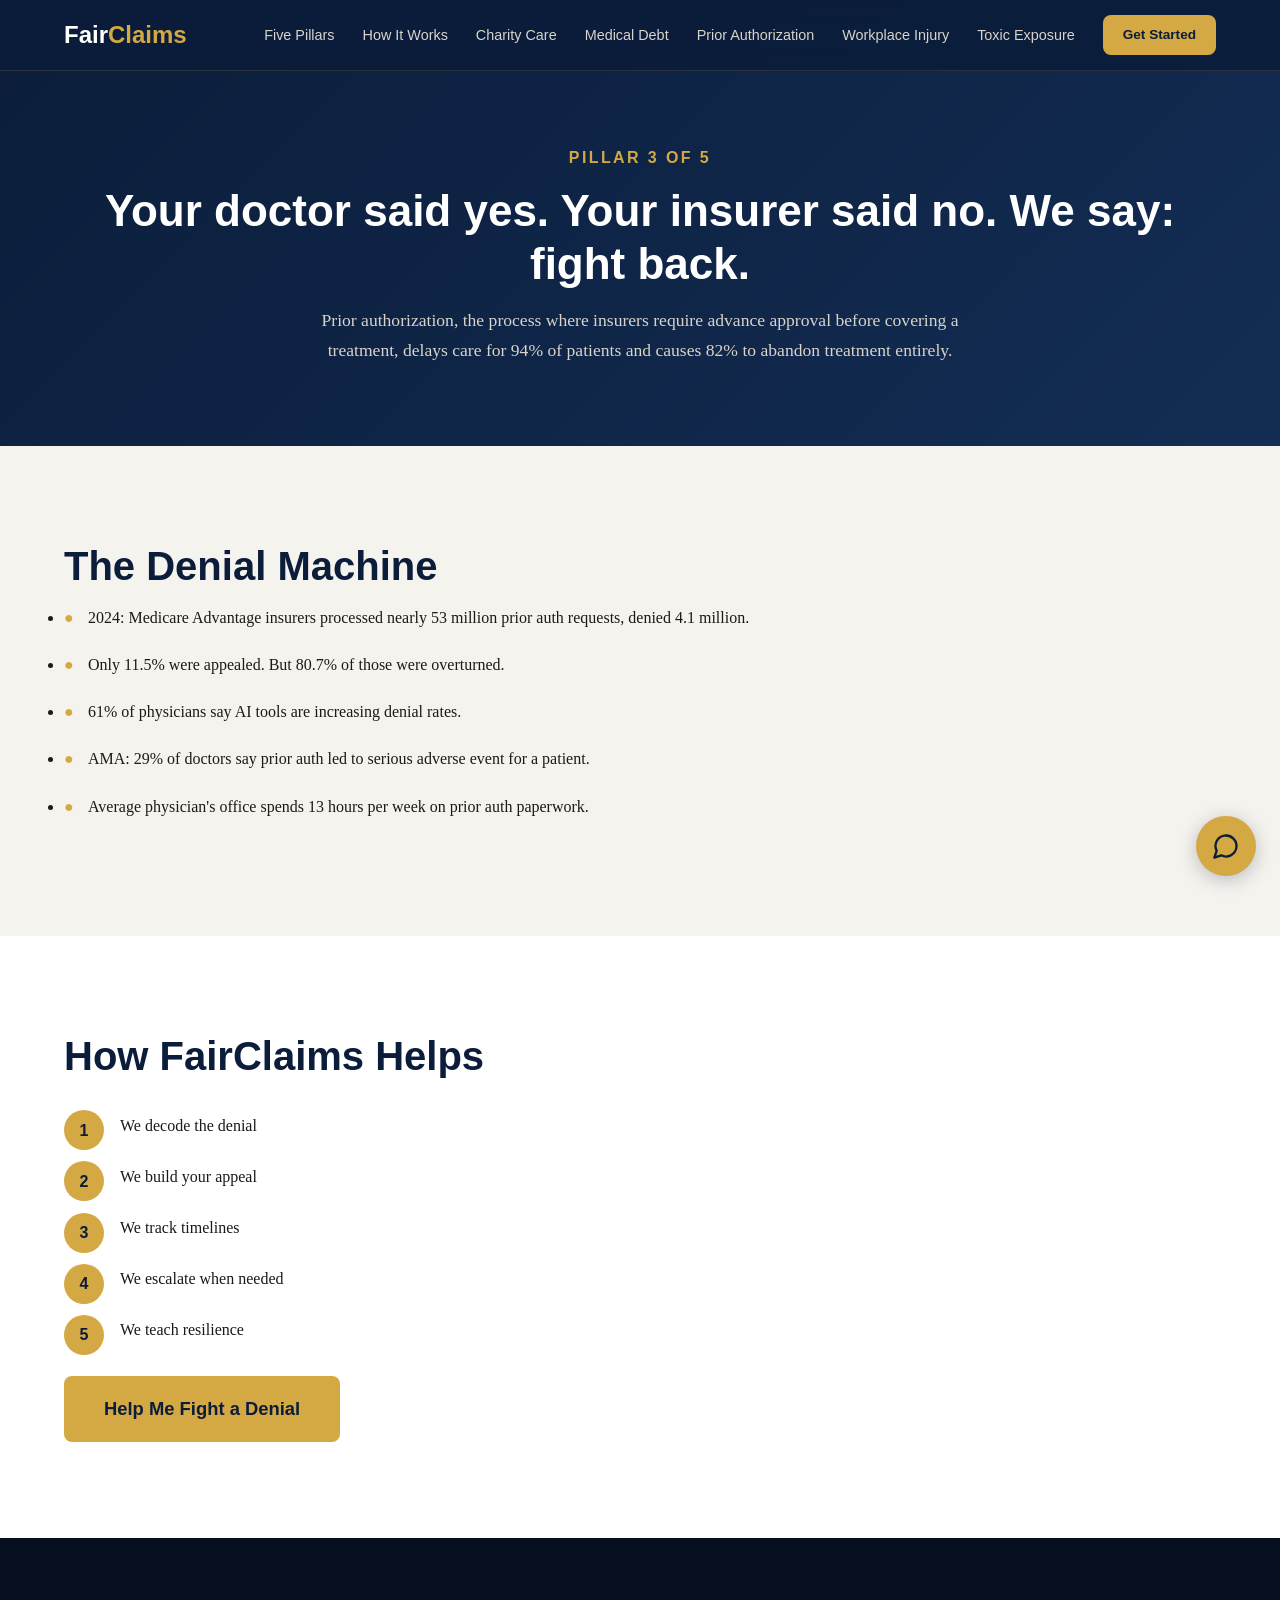
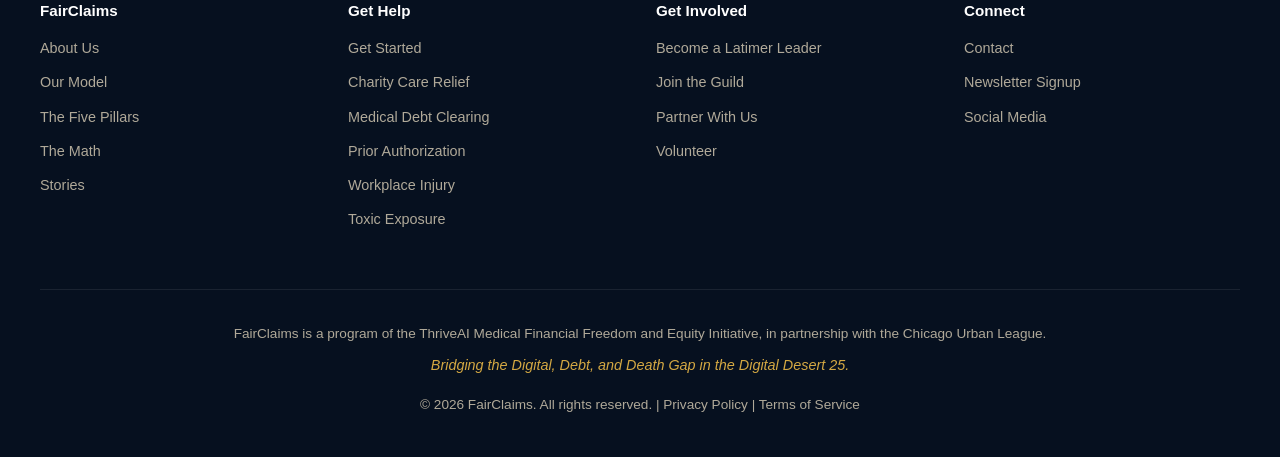
<file: pages/prior-authorization.html>
<!DOCTYPE html>
<html lang="en">
<head>
    <meta charset="UTF-8">
    <meta name="viewport" content="width=device-width, initial-scale=1.0">
    <meta name="description" content="Prior authorization denies care 80% of the time, but 80% of those denials are overturned on appeal. FairClaims helps you fight back.">
    <title>Prior Authorization Resilience - FairClaims</title>
    <link rel="stylesheet" href="../css/styles.css">
    <link rel="stylesheet" href="/css/concierge-widget.css">
    <script src="/js/concierge-widget.js" defer></script>
</head>
<body>
    <!-- Navigation -->
    <nav class="navbar">
        <div class="navbar__inner">
            <a href="../index.html" class="navbar__logo">Fair<span>Claims</span></a>
            <ul class="navbar__links">
                <li><a href="../index.html#pillars">Five Pillars</a></li>
                <li><a href="../index.html#how-it-works">How It Works</a></li>
                <li><a href="./charity-care.html">Charity Care</a></li>
                <li><a href="./medical-debt.html">Medical Debt</a></li>
                <li><a href="./prior-authorization.html">Prior Authorization</a></li>
                <li><a href="./workplace-injury.html">Workplace Injury</a></li>
                <li><a href="./toxic-exposure.html">Toxic Exposure</a></li>
                <li><a href="./get-started.html" class="navbar__cta">Get Started</a></li>
            </ul>
            <button class="navbar__toggle" aria-label="Toggle menu">
                <span></span><span></span><span></span>
            </button>
        </div>
        <div class="navbar__mobile">
            <a href="../index.html">Home</a>
            <a href="../index.html#pillars">Five Pillars</a>
            <a href="../index.html#how-it-works">How It Works</a>
            <a href="./charity-care.html">Charity Care</a>
            <a href="./medical-debt.html">Medical Debt</a>
            <a href="./prior-authorization.html">Prior Authorization</a>
            <a href="./workplace-injury.html">Workplace Injury</a>
            <a href="./toxic-exposure.html">Toxic Exposure</a>
            <a href="./get-started.html">Get Started</a>
        </div>
    </nav>

    <!-- Page Header -->
    <header class="page-header fade-in">
        <div class="container">
            <span class="eyebrow">PILLAR 3 OF 5</span>
            <h1>Your doctor said yes. Your insurer said no. We say: fight back.</h1>
            <p class="page-header__subhead">Prior authorization, the process where insurers require advance approval before covering a treatment, delays care for 94% of patients and causes 82% to abandon treatment entirely.</p>
        </div>
    </header>

    <!-- The Denial Machine Section -->
    <section class="section section--warm">
        <div class="container">
            <h2 class="fade-in">The Denial Machine</h2>
            <ul class="did-you-know fade-in">
                <li>2024: Medicare Advantage insurers processed nearly 53 million prior auth requests, denied 4.1 million.</li>
                <li>Only 11.5% were appealed. But 80.7% of those were overturned.</li>
                <li>61% of physicians say AI tools are increasing denial rates.</li>
                <li>AMA: 29% of doctors say prior auth led to serious adverse event for a patient.</li>
                <li>Average physician's office spends 13 hours per week on prior auth paperwork.</li>
            </ul>
        </div>
    </section>

    <!-- How FairClaims Helps Section -->
    <section class="section">
        <div class="container">
            <h2 class="fade-in">How FairClaims Helps</h2>
            <ol class="how-list fade-in">
                <li><span>We decode the denial</span></li>
                <li><span>We build your appeal</span></li>
                <li><span>We track timelines</span></li>
                <li><span>We escalate when needed</span></li>
                <li><span>We teach resilience</span></li>
            </ol>
            <div class="section__cta fade-in">
                <a href="./get-started.html" class="btn btn--primary btn--large">Help Me Fight a Denial</a>
            </div>
        </div>
    </section>

    <!-- Footer -->
    <footer class="footer">
        <div class="footer__grid">
            <div class="footer__col">
                <h4>FairClaims</h4>
                <a href="../index.html#the-gap">About Us</a>
                <a href="./our-model.html">Our Model</a>
                <a href="../index.html#pillars">The Five Pillars</a>
                <a href="../index.html#the-math">The Math</a>
                <a href="./stories.html">Stories</a>
            </div>
            <div class="footer__col">
                <h4>Get Help</h4>
                <a href="./get-started.html">Get Started</a>
                <a href="./charity-care.html">Charity Care Relief</a>
                <a href="./medical-debt.html">Medical Debt Clearing</a>
                <a href="./prior-authorization.html">Prior Authorization</a>
                <a href="./workplace-injury.html">Workplace Injury</a>
                <a href="./toxic-exposure.html">Toxic Exposure</a>
            </div>
            <div class="footer__col">
                <h4>Get Involved</h4>
                <a href="./latimer-leaders.html">Become a Latimer Leader</a>
                <a href="#">Join the Guild</a>
                <a href="#">Partner With Us</a>
                <a href="#">Volunteer</a>
            </div>
            <div class="footer__col">
                <h4>Connect</h4>
                <a href="./get-started.html">Contact</a>
                <a href="#">Newsletter Signup</a>
                <a href="#">Social Media</a>
            </div>
        </div>
        <div class="footer__bottom">
            <p>FairClaims is a program of the ThriveAI Medical Financial Freedom and Equity Initiative, in partnership with the Chicago Urban League.</p>
            <p><em>Bridging the Digital, Debt, and Death Gap in the Digital Desert 25.</em></p>
            <p style="margin-top: 1rem;">&copy; 2026 FairClaims. All rights reserved. | Privacy Policy | Terms of Service</p>
        </div>
    </footer>

    <script src="../js/main.js"></script>
</body>
</html>
</file>
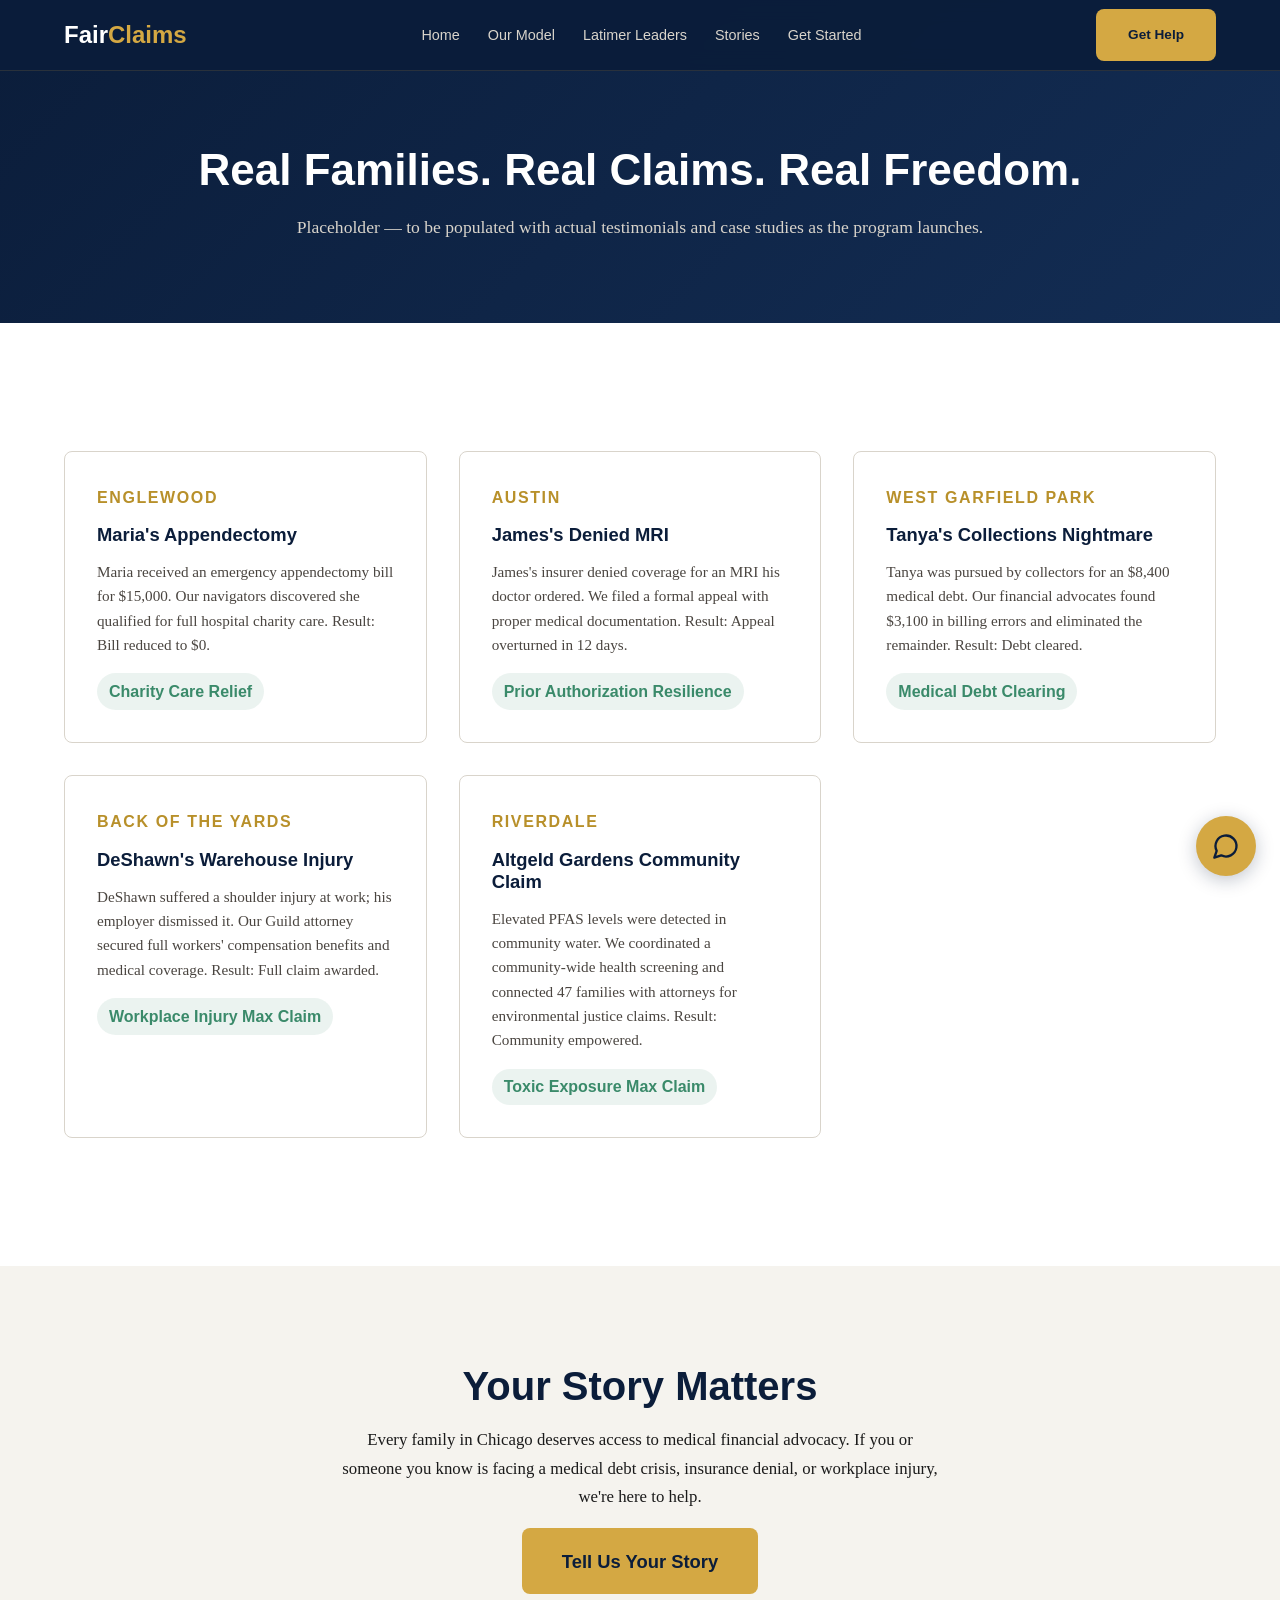
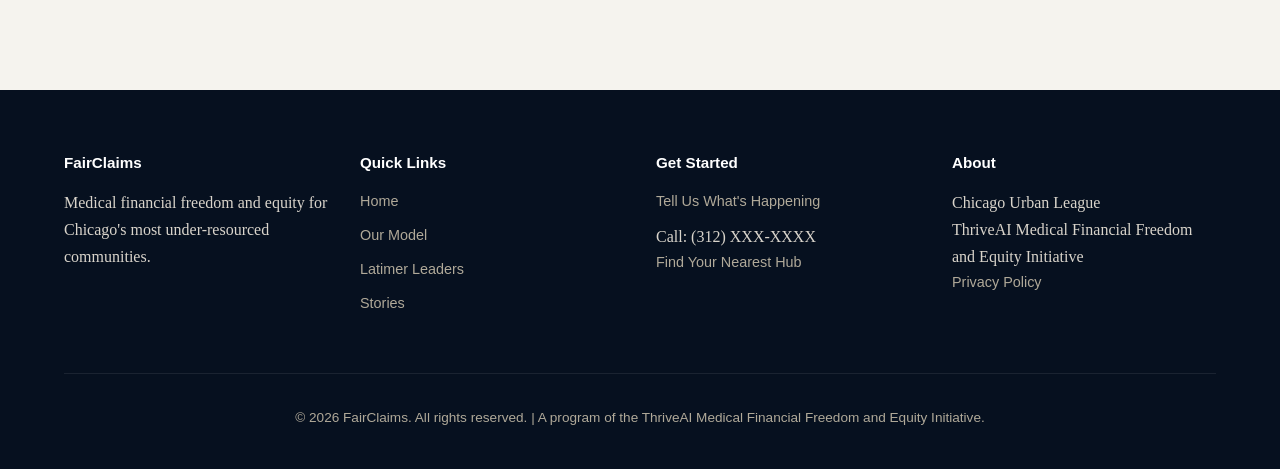
<file: pages/stories.html>
<!DOCTYPE html>
<html lang="en">
<head>
    <meta charset="UTF-8">
    <meta name="viewport" content="width=device-width, initial-scale=1.0">
    <title>Real Stories — FairClaims</title>
    <link rel="stylesheet" href="../css/styles.css">
    <link rel="stylesheet" href="/css/concierge-widget.css">
    <script src="/js/concierge-widget.js" defer></script>
</head>
<body>
    <!-- Navigation -->
    <nav class="navbar">
        <div class="navbar__inner">
            <div class="navbar__logo">Fair<span>Claims</span></div>
            <div class="navbar__links">
                <a href="../index.html">Home</a>
                <a href="our-model.html">Our Model</a>
                <a href="latimer-leaders.html">Latimer Leaders</a>
                <a href="stories.html">Stories</a>
                <a href="get-started.html">Get Started</a>
            </div>
            <a href="get-started.html" class="navbar__cta btn btn--primary">Get Help</a>
            <button class="navbar__toggle" aria-label="Toggle menu">☰</button>
        </div>
        <div class="navbar__mobile" style="display: none;">
            <a href="../index.html">Home</a>
            <a href="our-model.html">Our Model</a>
            <a href="latimer-leaders.html">Latimer Leaders</a>
            <a href="stories.html">Stories</a>
            <a href="get-started.html">Get Started</a>
        </div>
    </nav>

    <!-- Page Header -->
    <header class="page-header">
        <div class="container">
            <h1>Real Families. Real Claims. Real Freedom.</h1>
            <p style="text-align: center; font-size: 1.1em; margin-top: 1rem;">Placeholder — to be populated with actual testimonials and case studies as the program launches.</p>
        </div>
    </header>

    <!-- Stories Grid -->
    <section class="section">
        <div class="container">
            <div class="stories-grid">
                <!-- Story 1: Maria's Appendectomy -->
                <div class="story-card">
                    <div class="story-card__neighborhood">Englewood</div>
                    <h3 class="story-card__title">Maria's Appendectomy</h3>
                    <p class="story-card__text">
                        Maria received an emergency appendectomy bill for $15,000. Our navigators discovered she qualified for full hospital charity care. Result: Bill reduced to $0.
                    </p>
                    <div class="story-card__pillar">Charity Care Relief</div>
                </div>

                <!-- Story 2: James's Denied MRI -->
                <div class="story-card">
                    <div class="story-card__neighborhood">Austin</div>
                    <h3 class="story-card__title">James's Denied MRI</h3>
                    <p class="story-card__text">
                        James's insurer denied coverage for an MRI his doctor ordered. We filed a formal appeal with proper medical documentation. Result: Appeal overturned in 12 days.
                    </p>
                    <div class="story-card__pillar">Prior Authorization Resilience</div>
                </div>

                <!-- Story 3: Tanya's Collections Nightmare -->
                <div class="story-card">
                    <div class="story-card__neighborhood">West Garfield Park</div>
                    <h3 class="story-card__title">Tanya's Collections Nightmare</h3>
                    <p class="story-card__text">
                        Tanya was pursued by collectors for an $8,400 medical debt. Our financial advocates found $3,100 in billing errors and eliminated the remainder. Result: Debt cleared.
                    </p>
                    <div class="story-card__pillar">Medical Debt Clearing</div>
                </div>

                <!-- Story 4: DeShawn's Warehouse Injury -->
                <div class="story-card">
                    <div class="story-card__neighborhood">Back of the Yards</div>
                    <h3 class="story-card__title">DeShawn's Warehouse Injury</h3>
                    <p class="story-card__text">
                        DeShawn suffered a shoulder injury at work; his employer dismissed it. Our Guild attorney secured full workers' compensation benefits and medical coverage. Result: Full claim awarded.
                    </p>
                    <div class="story-card__pillar">Workplace Injury Max Claim</div>
                </div>

                <!-- Story 5: Altgeld Gardens Community -->
                <div class="story-card">
                    <div class="story-card__neighborhood">Riverdale</div>
                    <h3 class="story-card__title">Altgeld Gardens Community Claim</h3>
                    <p class="story-card__text">
                        Elevated PFAS levels were detected in community water. We coordinated a community-wide health screening and connected 47 families with attorneys for environmental justice claims. Result: Community empowered.
                    </p>
                    <div class="story-card__pillar">Toxic Exposure Max Claim</div>
                </div>
            </div>
        </div>
    </section>

    <!-- CTA Section -->
    <section class="section section--warm">
        <div class="container text-center">
            <h2>Your Story Matters</h2>
            <p style="max-width: 600px; margin: 1rem auto; font-size: 1.05em;">
                Every family in Chicago deserves access to medical financial advocacy. If you or someone you know is facing a medical debt crisis, insurance denial, or workplace injury, we're here to help.
            </p>
            <a href="get-started.html" class="btn btn--primary btn--large">Tell Us Your Story</a>
        </div>
    </section>

    <!-- Footer -->
    <footer class="footer">
        <div class="container">
            <div class="footer__grid">
                <div class="footer__col">
                    <h4>FairClaims</h4>
                    <p>Medical financial freedom and equity for Chicago's most under-resourced communities.</p>
                </div>
                <div class="footer__col">
                    <h4>Quick Links</h4>
                    <ul style="list-style: none; padding: 0;">
                        <li><a href="../index.html">Home</a></li>
                        <li><a href="our-model.html">Our Model</a></li>
                        <li><a href="latimer-leaders.html">Latimer Leaders</a></li>
                        <li><a href="stories.html">Stories</a></li>
                    </ul>
                </div>
                <div class="footer__col">
                    <h4>Get Started</h4>
                    <ul style="list-style: none; padding: 0;">
                        <li><a href="get-started.html">Tell Us What's Happening</a></li>
                        <li>Call: (312) XXX-XXXX</li>
                        <li><a href="get-started.html">Find Your Nearest Hub</a></li>
                    </ul>
                </div>
                <div class="footer__col">
                    <h4>About</h4>
                    <ul style="list-style: none; padding: 0;">
                        <li>Chicago Urban League</li>
                        <li>ThriveAI Medical Financial Freedom and Equity Initiative</li>
                        <li><a href="#">Privacy Policy</a></li>
                    </ul>
                </div>
            </div>
            <div class="footer__bottom">
                <p>&copy; 2026 FairClaims. All rights reserved. | A program of the ThriveAI Medical Financial Freedom and Equity Initiative.</p>
            </div>
        </div>
    </footer>

    <script src="../js/main.js"></script>
</body>
</html>
</file>
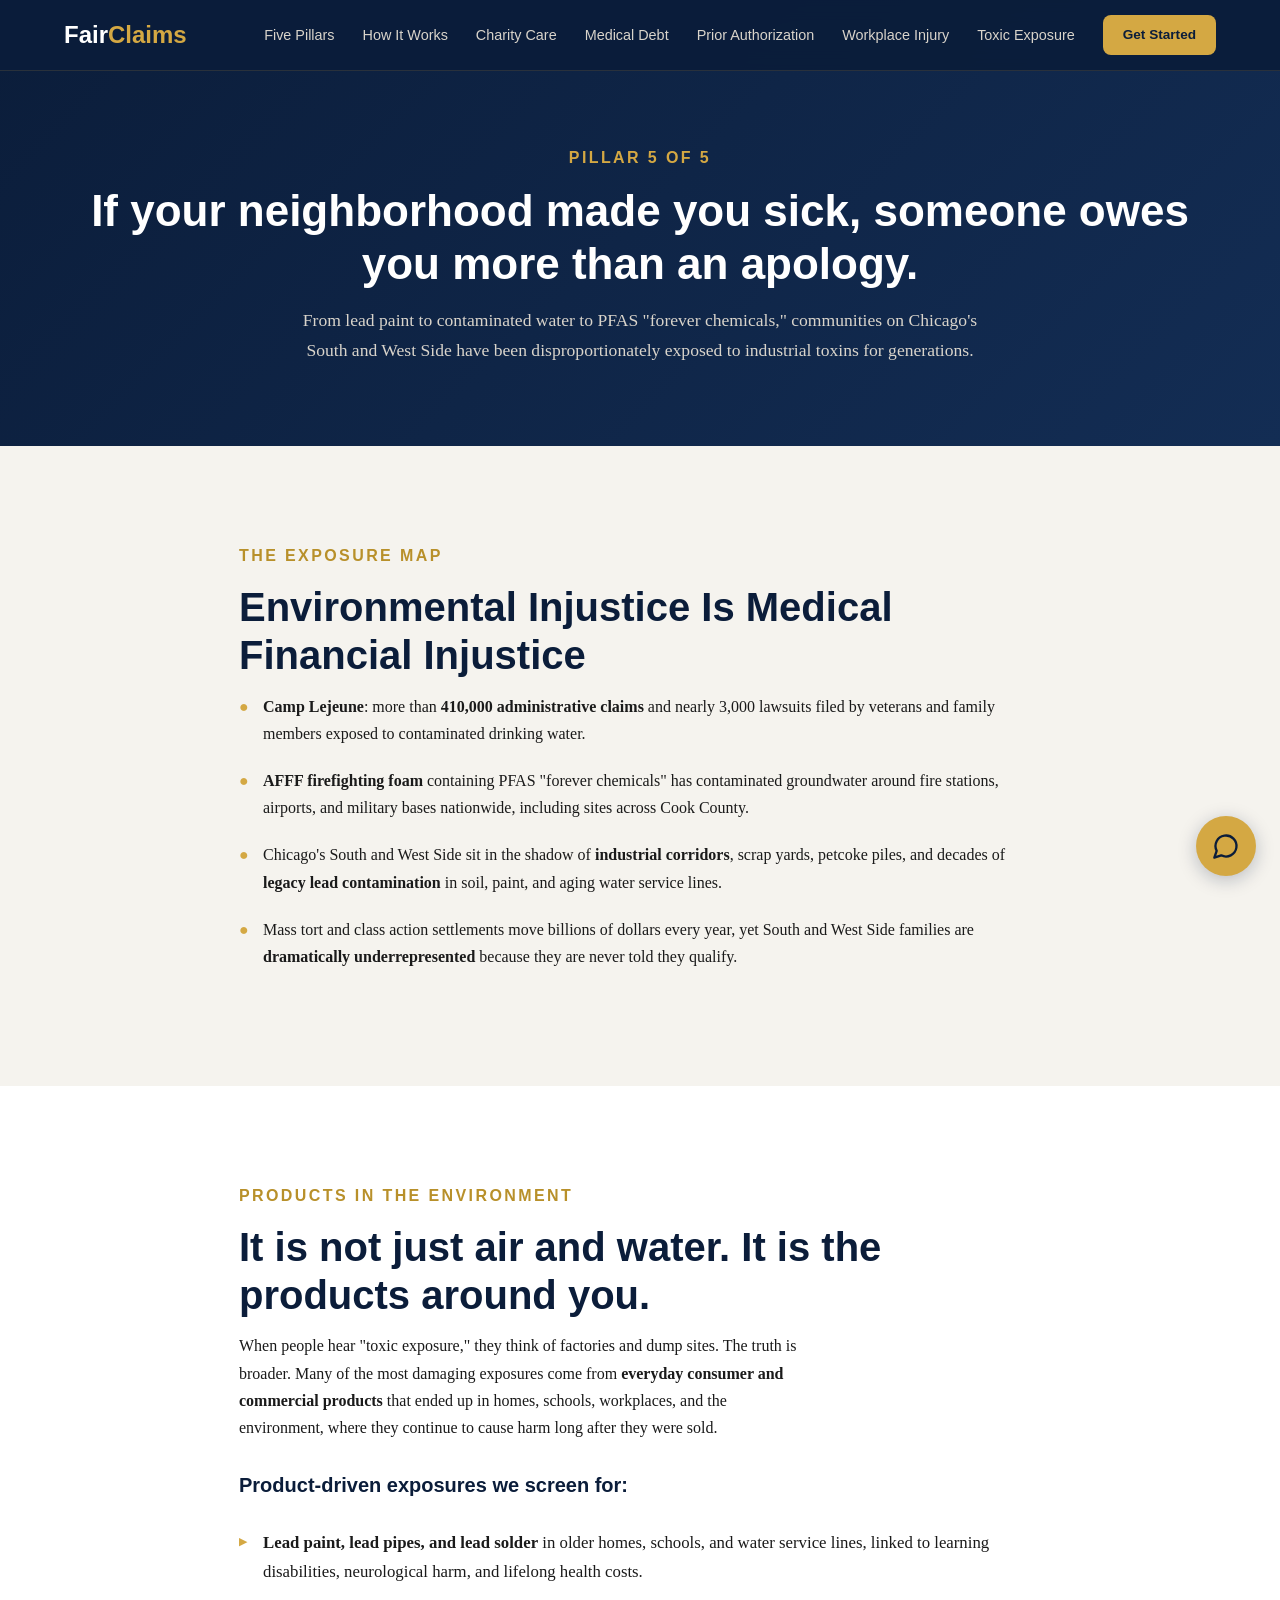
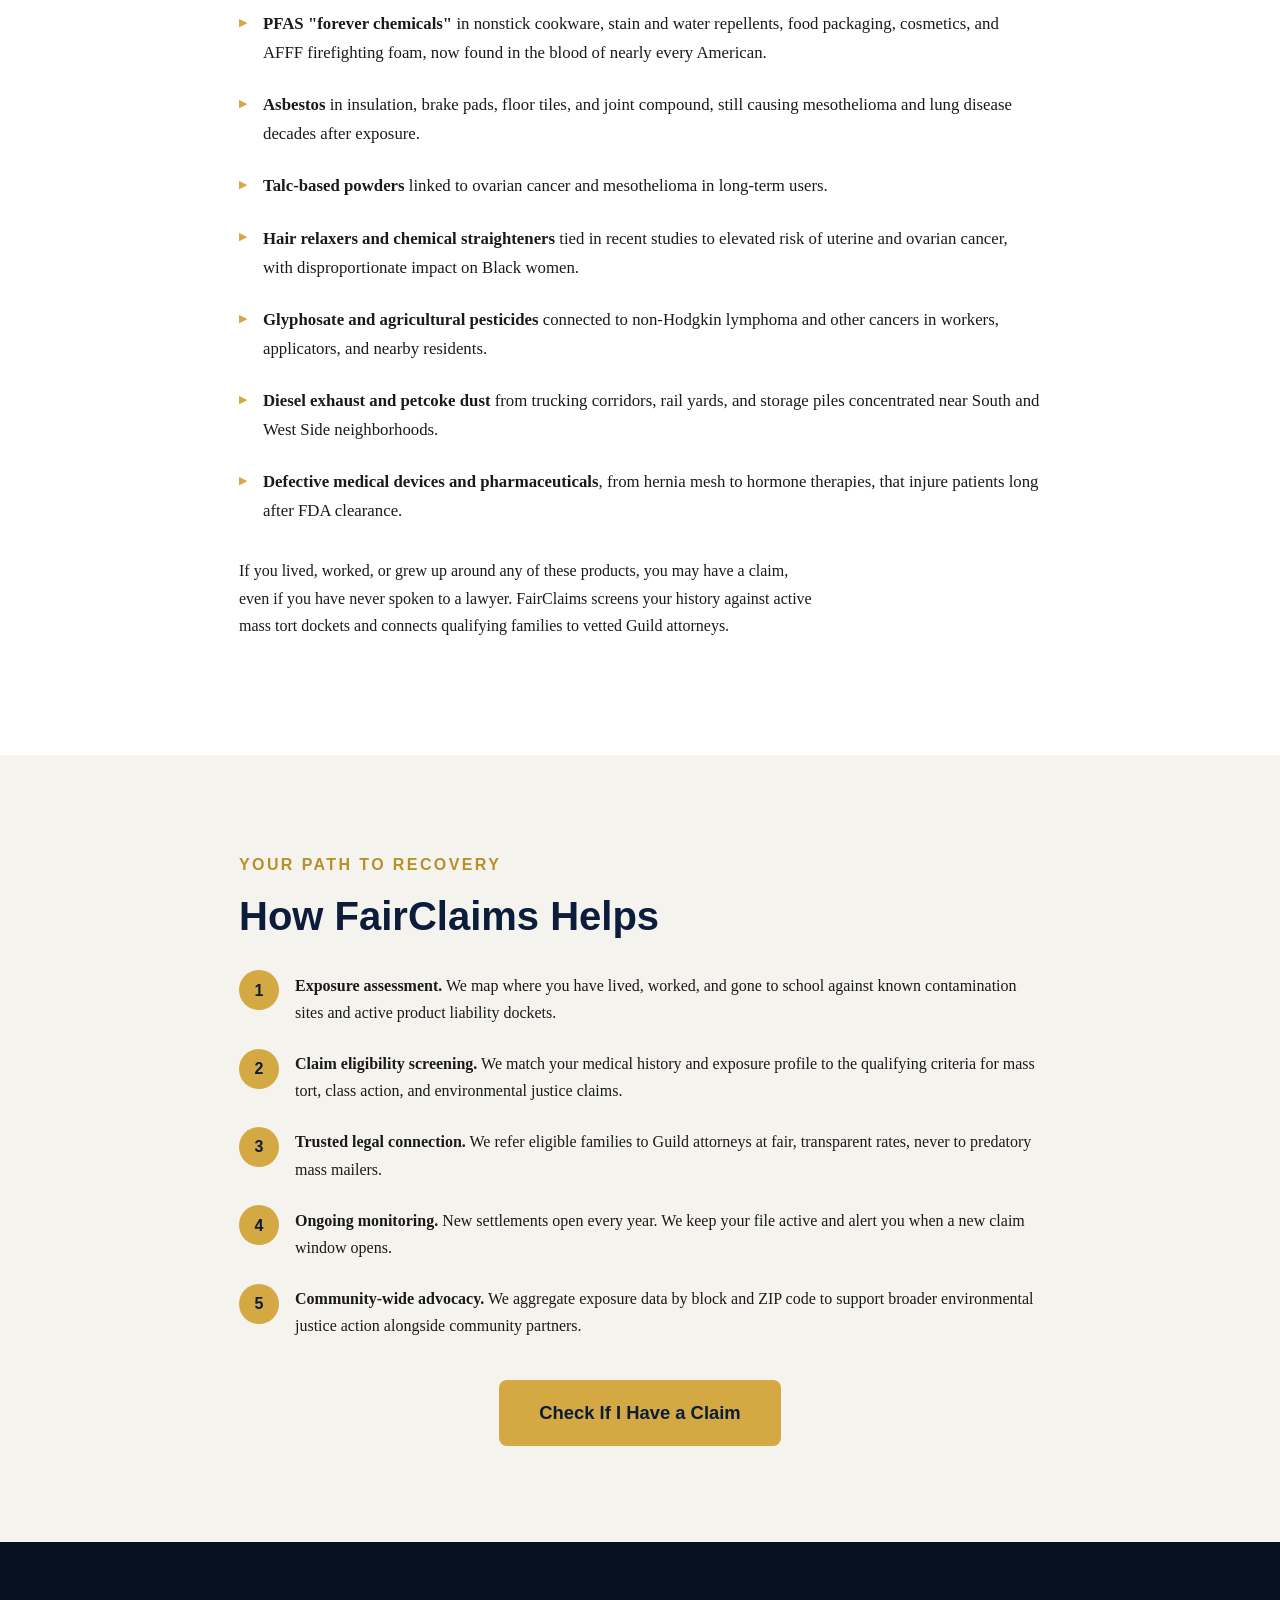
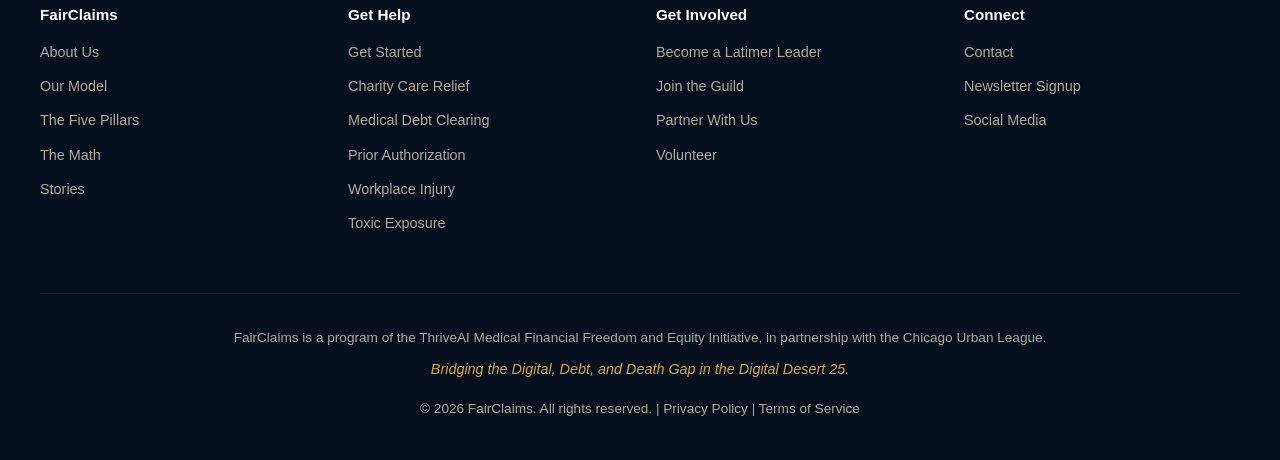
<file: pages/toxic-exposure.html>
<!DOCTYPE html>
<html lang="en">
<head>
    <meta charset="UTF-8">
    <meta name="viewport" content="width=device-width, initial-scale=1.0">
    <meta name="description" content="Environmental injustice is medical financial injustice. Communities exposed to toxins deserve compensation. FairClaims helps you claim what's yours.">
    <title>Toxic Exposure Max Claim - FairClaims</title>
    <link rel="stylesheet" href="../css/styles.css">
    <link rel="stylesheet" href="/css/concierge-widget.css">
    <script src="/js/concierge-widget.js" defer></script>
</head>
<body>
    <!-- Navigation -->
    <nav class="navbar">
        <div class="navbar__inner">
            <a href="../index.html" class="navbar__logo">Fair<span>Claims</span></a>
            <ul class="navbar__links">
                <li><a href="../index.html#pillars">Five Pillars</a></li>
                <li><a href="../index.html#how-it-works">How It Works</a></li>
                <li><a href="./charity-care.html">Charity Care</a></li>
                <li><a href="./medical-debt.html">Medical Debt</a></li>
                <li><a href="./prior-authorization.html">Prior Authorization</a></li>
                <li><a href="./workplace-injury.html">Workplace Injury</a></li>
                <li><a href="./toxic-exposure.html">Toxic Exposure</a></li>
                <li><a href="./get-started.html" class="navbar__cta">Get Started</a></li>
            </ul>
            <button class="navbar__toggle" aria-label="Toggle menu">
                <span></span><span></span><span></span>
            </button>
        </div>
        <div class="navbar__mobile">
            <a href="../index.html">Home</a>
            <a href="../index.html#pillars">Five Pillars</a>
            <a href="../index.html#how-it-works">How It Works</a>
            <a href="./charity-care.html">Charity Care</a>
            <a href="./medical-debt.html">Medical Debt</a>
            <a href="./prior-authorization.html">Prior Authorization</a>
            <a href="./workplace-injury.html">Workplace Injury</a>
            <a href="./toxic-exposure.html">Toxic Exposure</a>
            <a href="./get-started.html">Get Started</a>
        </div>
    </nav>

    <!-- Page Header -->
    <header class="page-header fade-in">
        <div class="container">
            <span class="eyebrow">PILLAR 5 OF 5</span>
            <h1>If your neighborhood made you sick, someone owes you more than an apology.</h1>
            <p class="page-header__subhead">From lead paint to contaminated water to PFAS "forever chemicals," communities on Chicago's South and West Side have been disproportionately exposed to industrial toxins for generations.</p>
        </div>
    </header>

    <!-- Environmental Injustice Section -->
    <section class="section section--warm">
        <div class="container" style="max-width: 850px;">
            <span class="eyebrow fade-in" style="color: var(--gold-dark);">The Exposure Map</span>
            <h2 class="fade-in">Environmental Injustice Is Medical Financial Injustice</h2>
            <ul class="did-you-know fade-in" style="list-style: none;">
                <li><strong>Camp Lejeune</strong>: more than <strong>410,000 administrative claims</strong> and nearly 3,000 lawsuits filed by veterans and family members exposed to contaminated drinking water.</li>
                <li><strong>AFFF firefighting foam</strong> containing PFAS "forever chemicals" has contaminated groundwater around fire stations, airports, and military bases nationwide, including sites across Cook County.</li>
                <li>Chicago's South and West Side sit in the shadow of <strong>industrial corridors</strong>, scrap yards, petcoke piles, and decades of <strong>legacy lead contamination</strong> in soil, paint, and aging water service lines.</li>
                <li>Mass tort and class action settlements move billions of dollars every year, yet South and West Side families are <strong>dramatically underrepresented</strong> because they are never told they qualify.</li>
            </ul>
        </div>
    </section>

    <!-- Products in the Environment Section -->
    <section class="section">
        <div class="container" style="max-width: 850px;">
            <span class="eyebrow fade-in" style="color: var(--gold-dark);">Products in the Environment</span>
            <h2 class="fade-in">It is not just air and water. It is the products around you.</h2>
            <p class="fade-in">When people hear "toxic exposure," they think of factories and dump sites. The truth is broader. Many of the most damaging exposures come from <strong>everyday consumer and commercial products</strong> that ended up in homes, schools, workplaces, and the environment, where they continue to cause harm long after they were sold.</p>
            <h3 class="fade-in" style="margin-top: 2rem; font-size: 1.25rem;">Product-driven exposures we screen for:</h3>
            <ul class="insight-list fade-in">
                <li><strong>Lead paint, lead pipes, and lead solder</strong> in older homes, schools, and water service lines, linked to learning disabilities, neurological harm, and lifelong health costs.</li>
                <li><strong>PFAS "forever chemicals"</strong> in nonstick cookware, stain and water repellents, food packaging, cosmetics, and AFFF firefighting foam, now found in the blood of nearly every American.</li>
                <li><strong>Asbestos</strong> in insulation, brake pads, floor tiles, and joint compound, still causing mesothelioma and lung disease decades after exposure.</li>
                <li><strong>Talc-based powders</strong> linked to ovarian cancer and mesothelioma in long-term users.</li>
                <li><strong>Hair relaxers and chemical straighteners</strong> tied in recent studies to elevated risk of uterine and ovarian cancer, with disproportionate impact on Black women.</li>
                <li><strong>Glyphosate and agricultural pesticides</strong> connected to non-Hodgkin lymphoma and other cancers in workers, applicators, and nearby residents.</li>
                <li><strong>Diesel exhaust and petcoke dust</strong> from trucking corridors, rail yards, and storage piles concentrated near South and West Side neighborhoods.</li>
                <li><strong>Defective medical devices and pharmaceuticals</strong>, from hernia mesh to hormone therapies, that injure patients long after FDA clearance.</li>
            </ul>
            <p class="fade-in" style="margin-top: 1.5rem;">If you lived, worked, or grew up around any of these products, you may have a claim, even if you have never spoken to a lawyer. FairClaims screens your history against active mass tort dockets and connects qualifying families to vetted Guild attorneys.</p>
        </div>
    </section>

    <!-- How FairClaims Helps Section -->
    <section class="section section--warm">
        <div class="container" style="max-width: 850px;">
            <span class="eyebrow fade-in" style="color: var(--gold-dark);">Your Path to Recovery</span>
            <h2 class="fade-in">How FairClaims Helps</h2>
            <ol class="how-list fade-in">
                <li><strong>Exposure assessment.</strong> We map where you have lived, worked, and gone to school against known contamination sites and active product liability dockets.</li>
                <li><strong>Claim eligibility screening.</strong> We match your medical history and exposure profile to the qualifying criteria for mass tort, class action, and environmental justice claims.</li>
                <li><strong>Trusted legal connection.</strong> We refer eligible families to Guild attorneys at fair, transparent rates, never to predatory mass mailers.</li>
                <li><strong>Ongoing monitoring.</strong> New settlements open every year. We keep your file active and alert you when a new claim window opens.</li>
                <li><strong>Community-wide advocacy.</strong> We aggregate exposure data by block and ZIP code to support broader environmental justice action alongside community partners.</li>
            </ol>
            <div class="text-center fade-in" style="margin-top: 2.5rem;">
                <a href="./get-started.html" class="btn btn--primary btn--large">Check If I Have a Claim</a>
            </div>
        </div>
    </section>

    <!-- Footer -->
    <footer class="footer">
        <div class="footer__grid">
            <div class="footer__col">
                <h4>FairClaims</h4>
                <a href="../index.html#the-gap">About Us</a>
                <a href="./our-model.html">Our Model</a>
                <a href="../index.html#pillars">The Five Pillars</a>
                <a href="../index.html#the-math">The Math</a>
                <a href="./stories.html">Stories</a>
            </div>
            <div class="footer__col">
                <h4>Get Help</h4>
                <a href="./get-started.html">Get Started</a>
                <a href="./charity-care.html">Charity Care Relief</a>
                <a href="./medical-debt.html">Medical Debt Clearing</a>
                <a href="./prior-authorization.html">Prior Authorization</a>
                <a href="./workplace-injury.html">Workplace Injury</a>
                <a href="./toxic-exposure.html">Toxic Exposure</a>
            </div>
            <div class="footer__col">
                <h4>Get Involved</h4>
                <a href="./latimer-leaders.html">Become a Latimer Leader</a>
                <a href="#">Join the Guild</a>
                <a href="#">Partner With Us</a>
                <a href="#">Volunteer</a>
            </div>
            <div class="footer__col">
                <h4>Connect</h4>
                <a href="./get-started.html">Contact</a>
                <a href="#">Newsletter Signup</a>
                <a href="#">Social Media</a>
            </div>
        </div>
        <div class="footer__bottom">
            <p>FairClaims is a program of the ThriveAI Medical Financial Freedom and Equity Initiative, in partnership with the Chicago Urban League.</p>
            <p><em>Bridging the Digital, Debt, and Death Gap in the Digital Desert 25.</em></p>
            <p style="margin-top: 1rem;">&copy; 2026 FairClaims. All rights reserved. | Privacy Policy | Terms of Service</p>
        </div>
    </footer>

    <script src="../js/main.js"></script>
</body>
</html>
</file>
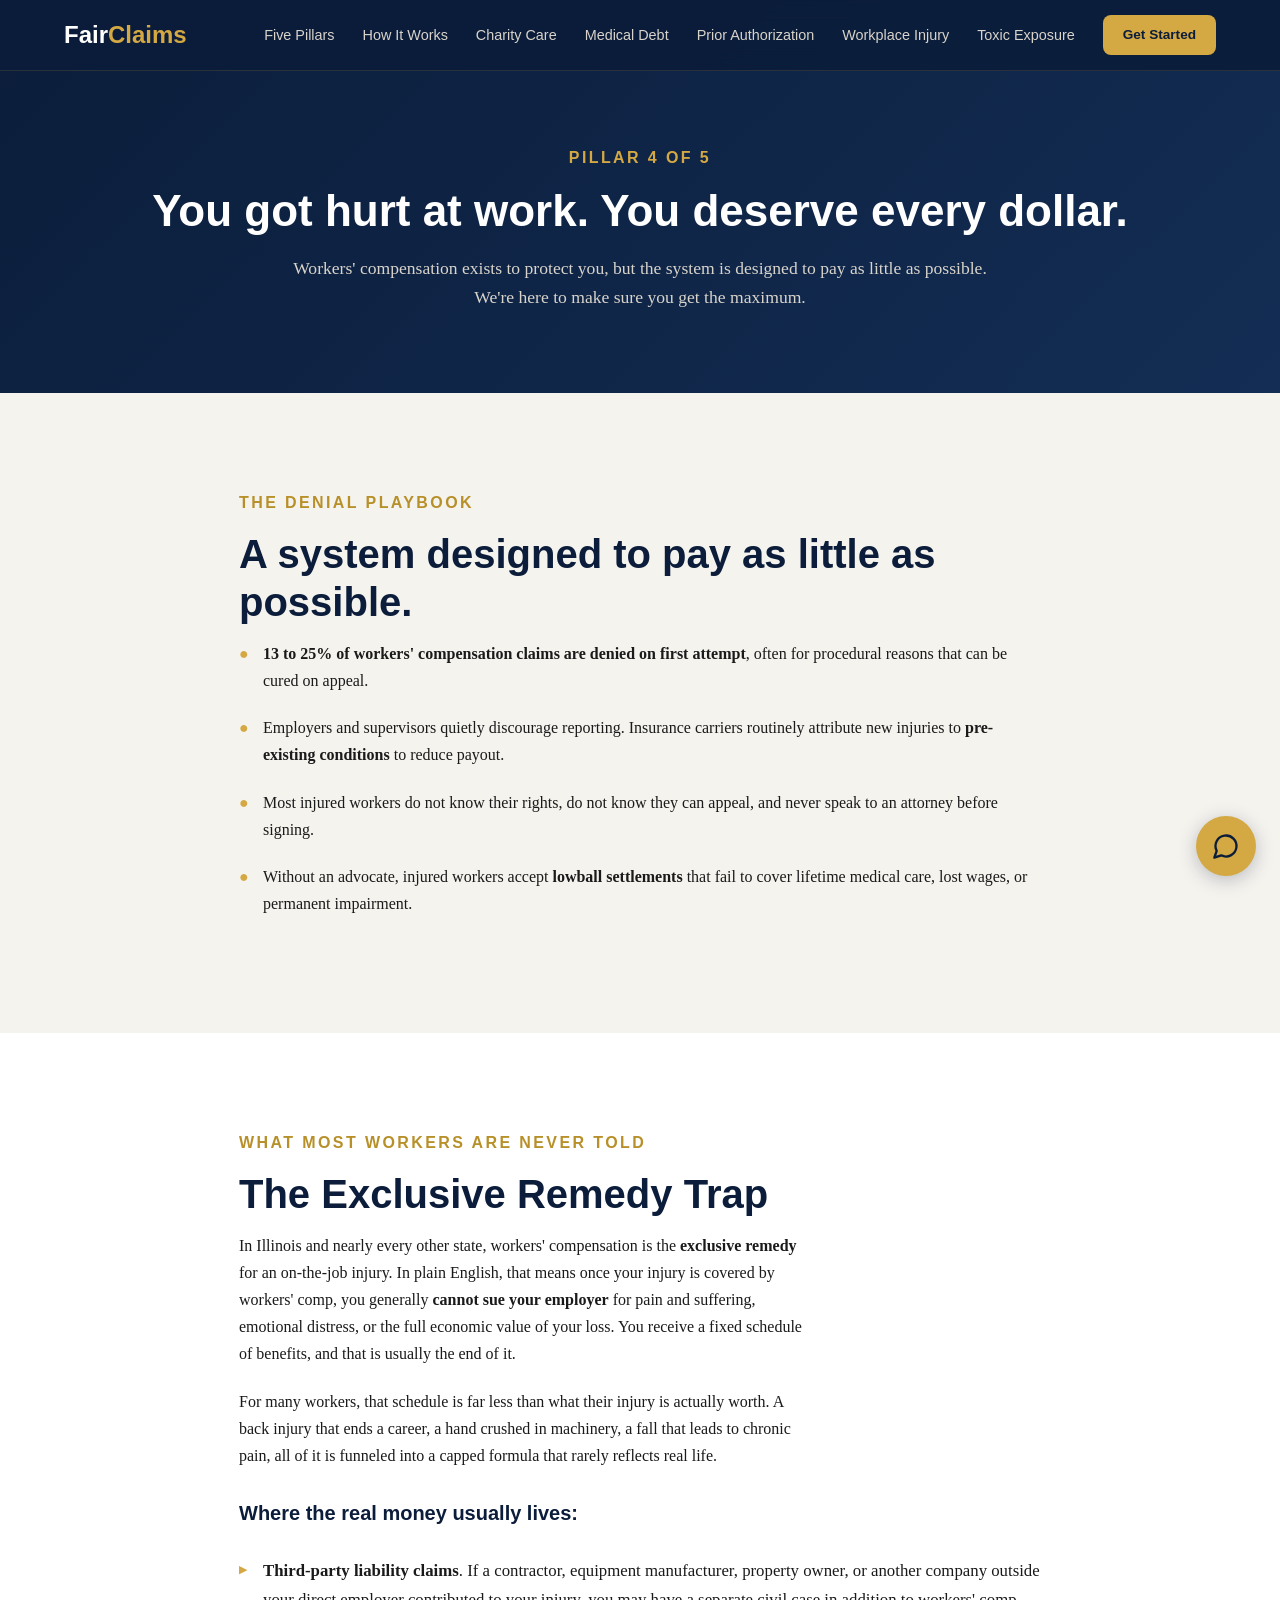
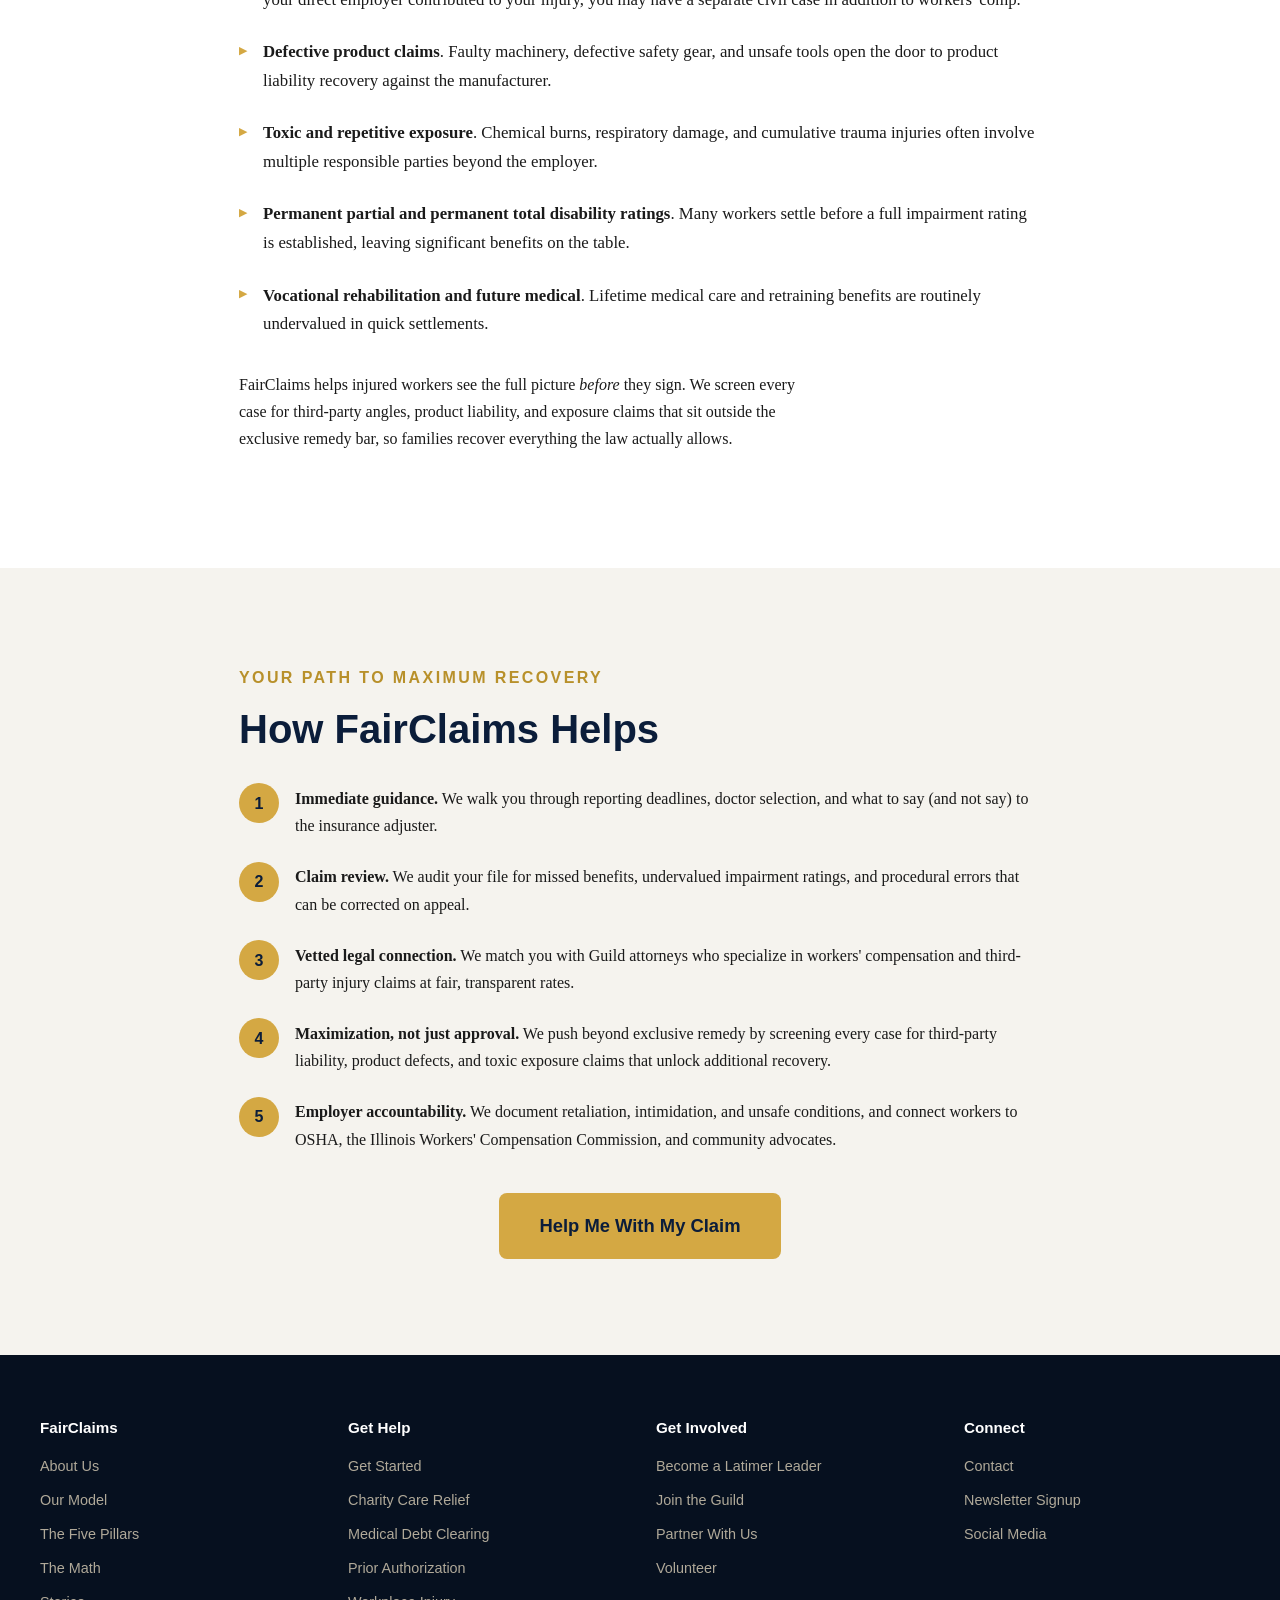
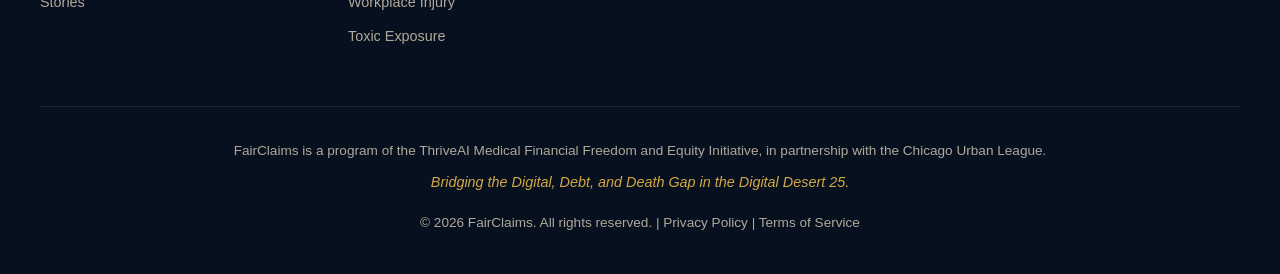
<file: pages/workplace-injury.html>
<!DOCTYPE html>
<html lang="en">
<head>
    <meta charset="UTF-8">
    <meta name="viewport" content="width=device-width, initial-scale=1.0">
    <meta name="description" content="Workers' compensation claims are denied 13-25% of the time. We help you maximize your claim and get every dollar you deserve.">
    <title>Workplace Injury Max Claim - FairClaims</title>
    <link rel="stylesheet" href="../css/styles.css">
    <link rel="stylesheet" href="/css/concierge-widget.css">
    <script src="/js/concierge-widget.js" defer></script>
</head>
<body>
    <!-- Navigation -->
    <nav class="navbar">
        <div class="navbar__inner">
            <a href="../index.html" class="navbar__logo">Fair<span>Claims</span></a>
            <ul class="navbar__links">
                <li><a href="../index.html#pillars">Five Pillars</a></li>
                <li><a href="../index.html#how-it-works">How It Works</a></li>
                <li><a href="./charity-care.html">Charity Care</a></li>
                <li><a href="./medical-debt.html">Medical Debt</a></li>
                <li><a href="./prior-authorization.html">Prior Authorization</a></li>
                <li><a href="./workplace-injury.html">Workplace Injury</a></li>
                <li><a href="./toxic-exposure.html">Toxic Exposure</a></li>
                <li><a href="./get-started.html" class="navbar__cta">Get Started</a></li>
            </ul>
            <button class="navbar__toggle" aria-label="Toggle menu">
                <span></span><span></span><span></span>
            </button>
        </div>
        <div class="navbar__mobile">
            <a href="../index.html">Home</a>
            <a href="../index.html#pillars">Five Pillars</a>
            <a href="../index.html#how-it-works">How It Works</a>
            <a href="./charity-care.html">Charity Care</a>
            <a href="./medical-debt.html">Medical Debt</a>
            <a href="./prior-authorization.html">Prior Authorization</a>
            <a href="./workplace-injury.html">Workplace Injury</a>
            <a href="./toxic-exposure.html">Toxic Exposure</a>
            <a href="./get-started.html">Get Started</a>
        </div>
    </nav>

    <!-- Page Header -->
    <header class="page-header fade-in">
        <div class="container">
            <span class="eyebrow">PILLAR 4 OF 5</span>
            <h1>You got hurt at work. You deserve every dollar.</h1>
            <p class="page-header__subhead">Workers' compensation exists to protect you, but the system is designed to pay as little as possible. We're here to make sure you get the maximum.</p>
        </div>
    </header>

    <!-- The Denial Playbook Section -->
    <section class="section section--warm">
        <div class="container" style="max-width: 850px;">
            <span class="eyebrow fade-in" style="color: var(--gold-dark);">The Denial Playbook</span>
            <h2 class="fade-in">A system designed to pay as little as possible.</h2>
            <ul class="did-you-know fade-in" style="list-style: none;">
                <li><strong>13 to 25% of workers' compensation claims are denied on first attempt</strong>, often for procedural reasons that can be cured on appeal.</li>
                <li>Employers and supervisors quietly discourage reporting. Insurance carriers routinely attribute new injuries to <strong>pre-existing conditions</strong> to reduce payout.</li>
                <li>Most injured workers do not know their rights, do not know they can appeal, and never speak to an attorney before signing.</li>
                <li>Without an advocate, injured workers accept <strong>lowball settlements</strong> that fail to cover lifetime medical care, lost wages, or permanent impairment.</li>
            </ul>
        </div>
    </section>

    <!-- Exclusive Remedy Section -->
    <section class="section">
        <div class="container" style="max-width: 850px;">
            <span class="eyebrow fade-in" style="color: var(--gold-dark);">What Most Workers Are Never Told</span>
            <h2 class="fade-in">The Exclusive Remedy Trap</h2>
            <p class="fade-in">In Illinois and nearly every other state, workers' compensation is the <strong>exclusive remedy</strong> for an on-the-job injury. In plain English, that means once your injury is covered by workers' comp, you generally <strong>cannot sue your employer</strong> for pain and suffering, emotional distress, or the full economic value of your loss. You receive a fixed schedule of benefits, and that is usually the end of it.</p>
            <p class="fade-in">For many workers, that schedule is far less than what their injury is actually worth. A back injury that ends a career, a hand crushed in machinery, a fall that leads to chronic pain, all of it is funneled into a capped formula that rarely reflects real life.</p>
            <h3 class="fade-in" style="margin-top: 2rem; font-size: 1.25rem;">Where the real money usually lives:</h3>
            <ul class="insight-list fade-in">
                <li><strong>Third-party liability claims</strong>. If a contractor, equipment manufacturer, property owner, or another company outside your direct employer contributed to your injury, you may have a separate civil case in addition to workers' comp.</li>
                <li><strong>Defective product claims</strong>. Faulty machinery, defective safety gear, and unsafe tools open the door to product liability recovery against the manufacturer.</li>
                <li><strong>Toxic and repetitive exposure</strong>. Chemical burns, respiratory damage, and cumulative trauma injuries often involve multiple responsible parties beyond the employer.</li>
                <li><strong>Permanent partial and permanent total disability ratings</strong>. Many workers settle before a full impairment rating is established, leaving significant benefits on the table.</li>
                <li><strong>Vocational rehabilitation and future medical</strong>. Lifetime medical care and retraining benefits are routinely undervalued in quick settlements.</li>
            </ul>
            <p class="fade-in" style="margin-top: 1.5rem;">FairClaims helps injured workers see the full picture <em>before</em> they sign. We screen every case for third-party angles, product liability, and exposure claims that sit outside the exclusive remedy bar, so families recover everything the law actually allows.</p>
        </div>
    </section>

    <!-- How FairClaims Helps Section -->
    <section class="section section--warm">
        <div class="container" style="max-width: 850px;">
            <span class="eyebrow fade-in" style="color: var(--gold-dark);">Your Path to Maximum Recovery</span>
            <h2 class="fade-in">How FairClaims Helps</h2>
            <ol class="how-list fade-in">
                <li><strong>Immediate guidance.</strong> We walk you through reporting deadlines, doctor selection, and what to say (and not say) to the insurance adjuster.</li>
                <li><strong>Claim review.</strong> We audit your file for missed benefits, undervalued impairment ratings, and procedural errors that can be corrected on appeal.</li>
                <li><strong>Vetted legal connection.</strong> We match you with Guild attorneys who specialize in workers' compensation and third-party injury claims at fair, transparent rates.</li>
                <li><strong>Maximization, not just approval.</strong> We push beyond exclusive remedy by screening every case for third-party liability, product defects, and toxic exposure claims that unlock additional recovery.</li>
                <li><strong>Employer accountability.</strong> We document retaliation, intimidation, and unsafe conditions, and connect workers to OSHA, the Illinois Workers' Compensation Commission, and community advocates.</li>
            </ol>
            <div class="text-center fade-in" style="margin-top: 2.5rem;">
                <a href="./get-started.html" class="btn btn--primary btn--large">Help Me With My Claim</a>
            </div>
        </div>
    </section>

    <!-- Footer -->
    <footer class="footer">
        <div class="footer__grid">
            <div class="footer__col">
                <h4>FairClaims</h4>
                <a href="../index.html#the-gap">About Us</a>
                <a href="./our-model.html">Our Model</a>
                <a href="../index.html#pillars">The Five Pillars</a>
                <a href="../index.html#the-math">The Math</a>
                <a href="./stories.html">Stories</a>
            </div>
            <div class="footer__col">
                <h4>Get Help</h4>
                <a href="./get-started.html">Get Started</a>
                <a href="./charity-care.html">Charity Care Relief</a>
                <a href="./medical-debt.html">Medical Debt Clearing</a>
                <a href="./prior-authorization.html">Prior Authorization</a>
                <a href="./workplace-injury.html">Workplace Injury</a>
                <a href="./toxic-exposure.html">Toxic Exposure</a>
            </div>
            <div class="footer__col">
                <h4>Get Involved</h4>
                <a href="./latimer-leaders.html">Become a Latimer Leader</a>
                <a href="#">Join the Guild</a>
                <a href="#">Partner With Us</a>
                <a href="#">Volunteer</a>
            </div>
            <div class="footer__col">
                <h4>Connect</h4>
                <a href="./get-started.html">Contact</a>
                <a href="#">Newsletter Signup</a>
                <a href="#">Social Media</a>
            </div>
        </div>
        <div class="footer__bottom">
            <p>FairClaims is a program of the ThriveAI Medical Financial Freedom and Equity Initiative, in partnership with the Chicago Urban League.</p>
            <p><em>Bridging the Digital, Debt, and Death Gap in the Digital Desert 25.</em></p>
            <p style="margin-top: 1rem;">&copy; 2026 FairClaims. All rights reserved. | Privacy Policy | Terms of Service</p>
        </div>
    </footer>

    <script src="../js/main.js"></script>
</body>
</html>
</file>
<file: css/styles.css>
/* ============================================
   FairClaims.us — Global Stylesheet
   Design: Deep Navy + Warm Gold, Mobile-First
   Typography: System sans-serif + serif fallbacks
   ============================================ */

/* --- CSS Custom Properties --- */
:root {
  --navy: #0B1D3A;
  --navy-light: #132D54;
  --navy-dark: #06101F;
  --gold: #D4A843;
  --gold-light: #E8C872;
  --gold-dark: #B8902A;
  --green: #3A8A6A;
  --green-light: #4CAF82;
  --white: #FFFFFF;
  --off-white: #F5F3EE;
  --gray-100: #F0EDE7;
  --gray-200: #D9D4CB;
  --gray-300: #B0A999;
  --gray-600: #5C5547;
  --gray-800: #2A2520;
  --text-primary: #1A1A1A;
  --text-secondary: #4A4540;
  --text-light: #E8E4DD;

  --font-heading: 'Segoe UI', 'Helvetica Neue', Arial, sans-serif;
  --font-body: Georgia, 'Times New Roman', serif;
  --font-ui: 'Segoe UI', 'Helvetica Neue', Arial, sans-serif;

  --max-width: 1200px;
  --section-padding: 4rem 1.5rem;
  --border-radius: 8px;
  --transition: 0.3s ease;
}

/* --- Reset & Base --- */
*, *::before, *::after {
  box-sizing: border-box;
  margin: 0;
  padding: 0;
}

html {
  font-size: 16px;
  scroll-behavior: smooth;
  -webkit-text-size-adjust: 100%;
}

body {
  font-family: var(--font-body);
  color: var(--text-primary);
  background: var(--white);
  line-height: 1.7;
  -webkit-font-smoothing: antialiased;
  -moz-osx-font-smoothing: grayscale;
}

img {
  max-width: 100%;
  height: auto;
  display: block;
}

a {
  color: var(--gold-dark);
  text-decoration: none;
  transition: color var(--transition);
}

a:hover {
  color: var(--gold);
}

/* --- Typography --- */
h1, h2, h3, h4, h5, h6 {
  font-family: var(--font-heading);
  font-weight: 700;
  line-height: 1.2;
  color: var(--navy);
}

h1 { font-size: 2.5rem; margin-bottom: 1rem; }
h2 { font-size: 2rem; margin-bottom: 0.85rem; }
h3 { font-size: 1.5rem; margin-bottom: 0.85rem; }
h4 { font-size: 1.25rem; margin-bottom: 0.5rem; }

p {
  margin-bottom: 1.25rem;
  max-width: 72ch;
}

strong { font-weight: 700; }
em { font-style: italic; }

.eyebrow {
  font-family: var(--font-ui);
  font-size: 1rem;
  font-weight: 700;
  letter-spacing: 0.15em;
  text-transform: uppercase;
  color: var(--gold);
  margin-bottom: 0.85rem;
  display: block;
}

/* --- Layout --- */
.container {
  width: 100%;
  max-width: var(--max-width);
  margin: 0 auto;
  padding: 0 1.5rem;
}

.section {
  padding: var(--section-padding);
}

.section--dark {
  background: var(--navy);
  color: var(--text-light);
}

.section--dark h1,
.section--dark h2,
.section--dark h3,
.section--dark h4 {
  color: var(--white);
}

.section--dark .eyebrow {
  color: var(--gold-light);
}

.section--warm {
  background: var(--off-white);
}

.section--gradient {
  background: linear-gradient(135deg, var(--navy) 0%, var(--navy-light) 100%);
  color: var(--text-light);
}

.section--gradient h1,
.section--gradient h2,
.section--gradient h3 {
  color: var(--white);
}

.text-center { text-align: center; }

/* --- Navigation --- */
.navbar {
  position: fixed;
  top: 0;
  left: 0;
  right: 0;
  z-index: 1000;
  background: rgba(11, 29, 58, 0.95);
  backdrop-filter: blur(10px);
  -webkit-backdrop-filter: blur(10px);
  border-bottom: 1px solid rgba(212, 168, 67, 0.15);
  transition: background var(--transition);
}

.navbar__inner {
  max-width: var(--max-width);
  margin: 0 auto;
  padding: 0 1.5rem;
  display: flex;
  align-items: center;
  justify-content: space-between;
  height: 70px;
}

.navbar__logo {
  font-family: var(--font-heading);
  font-size: 1.5rem;
  font-weight: 800;
  color: var(--white);
  text-decoration: none;
}

.navbar__logo span {
  color: var(--gold);
}

.navbar__links {
  display: none;
  list-style: none;
  gap: 1.75rem;
  align-items: center;
}

.navbar__links a {
  font-family: var(--font-ui);
  font-size: 0.9rem;
  font-weight: 500;
  color: var(--gray-200);
  text-decoration: none;
  transition: color var(--transition);
}

.navbar__links a:hover {
  color: var(--gold);
}

.navbar__cta {
  display: inline-block;
  background: var(--gold);
  color: var(--navy) !important;
  padding: 0.5rem 1.25rem;
  border-radius: var(--border-radius);
  font-weight: 700 !important;
  font-size: 0.85rem !important;
  transition: background var(--transition), transform var(--transition);
}

.navbar__cta:hover {
  background: var(--gold-light);
  color: var(--navy) !important;
  transform: translateY(-1px);
}

.navbar__toggle {
  display: flex;
  flex-direction: column;
  gap: 5px;
  background: none;
  border: none;
  cursor: pointer;
  padding: 5px;
}

.navbar__toggle span {
  width: 24px;
  height: 2px;
  background: var(--white);
  transition: var(--transition);
}

/* Mobile Menu */
.navbar__mobile {
  display: none;
  position: fixed;
  top: 70px;
  left: 0;
  right: 0;
  bottom: 0;
  background: var(--navy);
  padding: 2rem 1.5rem;
  z-index: 999;
  overflow-y: auto;
}

.navbar__mobile.active {
  display: block;
}

.navbar__mobile a {
  display: block;
  font-family: var(--font-ui);
  font-size: 1.1rem;
  color: var(--gray-200);
  padding: 0.85rem 0;
  border-bottom: 1px solid rgba(255,255,255,0.08);
  text-decoration: none;
}

.navbar__mobile a:hover {
  color: var(--gold);
}

/* --- Buttons --- */
.btn {
  display: inline-block;
  font-family: var(--font-ui);
  font-weight: 700;
  font-size: 1rem;
  padding: 0.9rem 2rem;
  border-radius: var(--border-radius);
  border: none;
  cursor: pointer;
  text-align: center;
  text-decoration: none;
  transition: all var(--transition);
}

.btn--primary {
  background: var(--gold);
  color: var(--navy);
}

.btn--primary:hover {
  background: var(--gold-light);
  color: var(--navy);
  transform: translateY(-2px);
  box-shadow: 0 4px 20px rgba(212, 168, 67, 0.3);
}

.btn--secondary {
  background: transparent;
  color: var(--gold);
  border: 2px solid var(--gold);
}

.btn--secondary:hover {
  background: var(--gold);
  color: var(--navy);
}

.btn--white {
  background: var(--white);
  color: var(--navy);
}

.btn--white:hover {
  background: var(--off-white);
  transform: translateY(-2px);
  box-shadow: 0 4px 20px rgba(255,255,255,0.2);
}

.btn--large {
  font-size: 1.15rem;
  padding: 1.1rem 2.5rem;
}

/* --- Hero Section --- */
.hero {
  min-height: 100vh;
  display: flex;
  align-items: center;
  justify-content: center;
  text-align: center;
  padding: 7rem 1.5rem 4rem;
  background: linear-gradient(
    to bottom,
    rgba(11, 29, 58, 0.85) 0%,
    rgba(11, 29, 58, 0.75) 100%
  ),
  linear-gradient(135deg, var(--navy-dark) 0%, var(--navy) 50%, #1a3a5c 100%);
  color: var(--white);
  position: relative;
  overflow: hidden;
}

.hero::before {
  content: '';
  position: absolute;
  top: -50%;
  left: -50%;
  width: 200%;
  height: 200%;
  background: radial-gradient(ellipse at 30% 50%, rgba(212, 168, 67, 0.05) 0%, transparent 60%);
  animation: heroGlow 8s ease-in-out infinite alternate;
}

@keyframes heroGlow {
  0% { transform: translate(0, 0); }
  100% { transform: translate(5%, 3%); }
}

.hero__content {
  position: relative;
  z-index: 1;
  max-width: 800px;
}

.hero h1 {
  font-size: 2.5rem;
  color: var(--white);
  margin-bottom: 1.25rem;
  line-height: 1.15;
}

.hero__subtitle {
  font-size: 1.15rem;
  color: var(--gray-200);
  margin-bottom: 0.85rem;
  line-height: 1.6;
}

.hero__emphasis {
  font-family: var(--font-heading);
  font-size: 1.35rem;
  font-weight: 700;
  color: var(--gold);
  margin-bottom: 0.5rem;
}

.hero__tagline {
  font-size: 1.1rem;
  color: var(--gray-200);
  margin-bottom: 2.5rem;
}

.hero__actions {
  display: flex;
  flex-direction: column;
  gap: 1rem;
  align-items: center;
}

.hero__link {
  color: var(--gold-light);
  font-family: var(--font-ui);
  font-size: 0.95rem;
}

/* --- Stat Blocks --- */
.stats-grid {
  display: grid;
  grid-template-columns: 1fr;
  gap: 2rem;
  margin: 2.5rem 0;
}

.stat-block {
  background: rgba(255,255,255,0.05);
  border: 1px solid rgba(212, 168, 67, 0.15);
  border-radius: var(--border-radius);
  padding: 2rem;
  transition: transform var(--transition), border-color var(--transition);
}

.stat-block:hover {
  transform: translateY(-3px);
  border-color: var(--gold);
}

.stat-block__number {
  font-family: var(--font-heading);
  font-size: 3rem;
  font-weight: 800;
  color: var(--gold);
  line-height: 1;
  margin-bottom: 0.85rem;
}

.stat-block__text {
  font-size: 1rem;
  color: var(--gray-200);
  line-height: 1.6;
}

/* --- Pillar Cards --- */
.pillars-grid {
  display: grid;
  grid-template-columns: 1fr;
  gap: 1.5rem;
  margin: 2rem 0;
}

.pillar-card {
  background: rgba(255,255,255,0.06);
  border: 1px solid rgba(212, 168, 67, 0.12);
  border-radius: var(--border-radius);
  padding: 2rem;
  transition: all var(--transition);
  text-decoration: none;
  color: inherit;
  display: block;
}

.pillar-card:hover {
  transform: translateY(-4px);
  border-color: var(--gold);
  box-shadow: 0 8px 30px rgba(0,0,0,0.2);
  background: rgba(255,255,255,0.1);
}

.pillar-card__icon {
  font-size: 2.5rem;
  margin-bottom: 1rem;
}

.pillar-card__title {
  font-family: var(--font-heading);
  font-size: 1.25rem;
  font-weight: 700;
  color: var(--white);
  margin-bottom: 0.5rem;
}

.pillar-card__tagline {
  font-style: italic;
  color: var(--gold-light);
  margin-bottom: 0.85rem;
  font-size: 0.95rem;
}

.pillar-card__desc {
  color: var(--gray-200);
  font-size: 0.95rem;
  margin-bottom: 1rem;
  line-height: 1.6;
}

.pillar-card__link {
  font-family: var(--font-ui);
  font-size: 0.9rem;
  font-weight: 700;
  color: var(--gold);
}

/* --- Steps / Journey --- */
.steps {
  display: grid;
  grid-template-columns: 1fr;
  gap: 2rem;
  margin: 2rem 0;
  counter-reset: step-counter;
}

.step {
  position: relative;
  padding-left: 4.5rem;
  counter-increment: step-counter;
}

.step::before {
  content: counter(step-counter);
  position: absolute;
  left: 0;
  top: 0;
  width: 3.5rem;
  height: 3.5rem;
  background: var(--gold);
  color: var(--navy);
  border-radius: 50%;
  display: flex;
  align-items: center;
  justify-content: center;
  font-family: var(--font-heading);
  font-size: 1.25rem;
  font-weight: 800;
}

.step__title {
  font-family: var(--font-heading);
  font-size: 1.15rem;
  font-weight: 700;
  margin-bottom: 0.5rem;
}

.step__desc {
  font-size: 0.95rem;
  line-height: 1.6;
  color: var(--text-secondary);
}

.section--dark .step__desc {
  color: var(--gray-200);
}

/* --- Blockquote / Pull Quote --- */
.pull-quote {
  border-left: 4px solid var(--gold);
  padding: 1.5rem 2rem;
  margin: 2.5rem 0;
  background: rgba(212, 168, 67, 0.05);
  border-radius: 0 var(--border-radius) var(--border-radius) 0;
}

.pull-quote p {
  font-size: 1.15rem;
  font-style: italic;
  line-height: 1.7;
  color: inherit;
  max-width: none;
}

.section--dark .pull-quote {
  background: rgba(212, 168, 67, 0.08);
}

/* --- Impact Table --- */
.impact-table {
  width: 100%;
  border-collapse: collapse;
  margin: 2rem 0;
  font-family: var(--font-ui);
  font-size: 0.9rem;
}

.impact-table thead th {
  background: var(--navy);
  color: var(--white);
  padding: 1rem;
  text-align: left;
  font-weight: 700;
  font-size: 0.85rem;
  text-transform: uppercase;
  letter-spacing: 0.05em;
}

.impact-table tbody td {
  padding: 1rem;
  border-bottom: 1px solid var(--gray-200);
  vertical-align: top;
  line-height: 1.5;
}

.impact-table tbody tr:nth-child(even) {
  background: var(--off-white);
}

.impact-table tbody td:first-child {
  font-weight: 700;
  color: var(--navy);
  white-space: nowrap;
}

/* Ensure full readability when the impact table sits on a dark section */
.section--dark .impact-table {
  background: var(--white);
  color: var(--navy);
  border-radius: 8px;
  overflow: hidden;
  box-shadow: 0 8px 30px rgba(0, 0, 0, 0.25);
}

.section--dark .impact-table tbody td {
  color: var(--navy);
  border-bottom: 1px solid var(--gray-200);
}

.section--dark .impact-table tbody tr:nth-child(odd) {
  background: var(--white);
}

.section--dark .impact-table tbody tr:nth-child(even) {
  background: var(--off-white);
}

.section--dark .impact-table tbody td:first-child {
  color: var(--gold-dark);
  font-weight: 800;
  font-size: 1rem;
  text-transform: uppercase;
  letter-spacing: 0.03em;
  white-space: normal;
  min-width: 170px;
}

.section--dark .impact-table thead th {
  background: #1a3a5c;
  color: var(--white);
  font-size: 0.95rem;
}

/* --- Story Cards --- */
.stories-grid {
  display: grid;
  grid-template-columns: 1fr;
  gap: 2rem;
  margin: 2rem 0;
}

.story-card {
  background: var(--white);
  border: 1px solid var(--gray-200);
  border-radius: var(--border-radius);
  padding: 2rem;
  transition: all var(--transition);
}

.story-card:hover {
  transform: translateY(-3px);
  box-shadow: 0 8px 30px rgba(0,0,0,0.08);
}

.story-card__neighborhood {
  font-family: var(--font-ui);
  font-size: 1rem;
  font-weight: 700;
  color: var(--gold-dark);
  text-transform: uppercase;
  letter-spacing: 0.1em;
  margin-bottom: 0.85rem;
}

.story-card__title {
  font-family: var(--font-heading);
  font-size: 1.15rem;
  color: var(--navy);
  margin-bottom: 0.85rem;
}

.story-card__text {
  font-size: 0.95rem;
  color: var(--text-secondary);
  line-height: 1.6;
  margin-bottom: 1rem;
}

.story-card__pillar {
  font-family: var(--font-ui);
  font-size: 1rem;
  font-weight: 700;
  color: var(--green);
  background: rgba(58, 138, 106, 0.1);
  display: inline-block;
  padding: 0.3rem 0.75rem;
  border-radius: 20px;
}

/* --- Intake Form --- */
.form-section {
  max-width: 600px;
  margin: 0 auto;
}

.form-group {
  margin-bottom: 1.5rem;
}

.form-group label {
  display: block;
  font-family: var(--font-ui);
  font-weight: 600;
  font-size: 0.95rem;
  color: var(--navy);
  margin-bottom: 0.5rem;
}

.form-group input,
.form-group select,
.form-group textarea {
  width: 100%;
  padding: 0.85rem 1rem;
  font-family: var(--font-body);
  font-size: 1rem;
  border: 2px solid var(--gray-200);
  border-radius: var(--border-radius);
  background: var(--white);
  color: var(--text-primary);
  transition: border-color var(--transition);
}

.form-group input[type="radio"] {
  width: auto;
  margin-right: 0.5rem;
}

.form-group input:focus,
.form-group select:focus,
.form-group textarea:focus {
  outline: none;
  border-color: var(--gold);
}

.form-group textarea {
  min-height: 120px;
  resize: vertical;
}

.trust-signals {
  margin-top: 2rem;
  padding: 1.5rem;
  background: var(--off-white);
  border-radius: var(--border-radius);
}

.trust-signals p {
  font-family: var(--font-ui);
  font-size: 0.9rem;
  color: var(--text-secondary);
  margin-bottom: 0.5rem;
  padding-left: 1.75rem;
  position: relative;
}

.trust-signals p::before {
  content: '\2713';
  position: absolute;
  left: 0;
  color: var(--green);
  font-weight: 700;
}

/* --- Ecosystem Diagram --- */
.ecosystem-grid {
  display: grid;
  grid-template-columns: 1fr;
  gap: 1.5rem;
  margin: 2rem 0;
}

.ecosystem-card {
  background: rgba(255,255,255,0.06);
  border: 1px solid rgba(212, 168, 67, 0.12);
  border-radius: var(--border-radius);
  padding: 1.5rem;
}

.ecosystem-card__title {
  font-family: var(--font-heading);
  font-weight: 700;
  font-size: 1.05rem;
  color: var(--gold);
  margin-bottom: 0.5rem;
}

.ecosystem-card__desc {
  font-size: 0.95rem;
  color: var(--gray-200);
  line-height: 1.6;
}

/* --- CEN Team --- */
.cen-grid {
  display: grid;
  grid-template-columns: 1fr;
  gap: 1.5rem;
  margin: 2rem 0;
}

.cen-card {
  padding: 1.5rem;
  border-radius: var(--border-radius);
  background: rgba(255,255,255,0.06);
  border: 1px solid rgba(212,168,67,0.12);
}

.cen-card__icon {
  font-size: 2rem;
  margin-bottom: 0.85rem;
}

.cen-card__title {
  font-family: var(--font-heading);
  font-weight: 700;
  color: var(--gold);
  margin-bottom: 0.5rem;
}

.cen-card__desc {
  color: var(--gray-200);
  font-size: 0.95rem;
  line-height: 1.6;
}

/* --- Insight Items --- */
.insight-list {
  list-style: none;
  margin: 2rem 0;
}

.insight-list li {
  position: relative;
  padding-left: 1.5rem;
  margin-bottom: 1.5rem;
  font-size: 1.05rem;
  line-height: 1.7;
}

.insight-list li::before {
  content: '\25B6';
  position: absolute;
  left: 0;
  top: 0.15rem;
  color: var(--gold);
  font-size: 0.7rem;
}

/* --- "Did You Know" list for pillar pages --- */
.did-you-know li {
  padding-left: 1.5rem;
  position: relative;
  margin-bottom: 1.25rem;
  line-height: 1.7;
}

.did-you-know li::before {
  content: '\25CF';
  position: absolute;
  left: 0;
  color: var(--gold);
}

/* --- Footer --- */
.footer {
  background: var(--navy-dark);
  color: var(--gray-200);
  padding: 4rem 1.5rem 2rem;
}

.footer__grid {
  max-width: var(--max-width);
  margin: 0 auto;
  display: grid;
  grid-template-columns: 1fr 1fr;
  gap: 2rem;
}

.footer__col h4 {
  font-family: var(--font-heading);
  font-size: 0.95rem;
  color: var(--white);
  margin-bottom: 1rem;
  font-weight: 700;
}

.footer__col a {
  display: block;
  font-family: var(--font-ui);
  font-size: 0.9rem;
  color: var(--gray-300);
  margin-bottom: 0.6rem;
  text-decoration: none;
  transition: color var(--transition);
}

.footer__col a:hover {
  color: var(--gold);
}

.footer__bottom {
  max-width: var(--max-width);
  margin: 3rem auto 0;
  padding-top: 2rem;
  border-top: 1px solid rgba(255,255,255,0.08);
  text-align: center;
}

.footer__bottom p {
  font-family: var(--font-ui);
  font-size: 0.85rem;
  color: var(--gray-300);
  margin-bottom: 0.5rem;
  max-width: none;
}

.footer__bottom em {
  color: var(--gold);
  font-size: 0.9rem;
}

/* --- Scroll Animations --- */
.fade-in {
  opacity: 0;
  transform: translateY(30px);
  transition: opacity 0.6s ease, transform 0.6s ease;
}

.fade-in.visible {
  opacity: 1;
  transform: translateY(0);
}

/* --- Responsive Table Wrapper --- */
.table-wrapper {
  overflow-x: auto;
  margin: 2rem 0;
  -webkit-overflow-scrolling: touch;
}

/* --- Page Header (Inner Pages) --- */
.page-header {
  background: linear-gradient(135deg, var(--navy) 0%, var(--navy-light) 100%);
  color: var(--white);
  padding: 8rem 1.5rem 4rem;
  text-align: center;
}

.page-header h1 {
  color: var(--white);
  font-size: 2.25rem;
  margin-bottom: 1rem;
}

.page-header p {
  font-size: 1.1rem;
  color: var(--gray-200);
  max-width: 700px;
  margin: 0 auto;
  line-height: 1.7;
}

/* --- Numbered List on Pillar Pages --- */
.how-list {
  list-style: none;
  counter-reset: how-counter;
  margin: 2rem 0;
}

.how-list li {
  counter-increment: how-counter;
  position: relative;
  padding-left: 3.5rem;
  margin-bottom: 1.5rem;
  line-height: 1.7;
}

.how-list li::before {
  content: counter(how-counter);
  position: absolute;
  left: 0;
  top: -0.1rem;
  width: 2.5rem;
  height: 2.5rem;
  background: var(--gold);
  color: var(--navy);
  border-radius: 50%;
  display: flex;
  align-items: center;
  justify-content: center;
  font-family: var(--font-heading);
  font-weight: 800;
  font-size: 1rem;
}

/* --- Latimer "What They Do / Earn" lists --- */
.feature-list {
  list-style: none;
  margin: 1.5rem 0;
}

.feature-list li {
  position: relative;
  padding-left: 1.5rem;
  margin-bottom: 0.85rem;
  line-height: 1.6;
}

.feature-list li::before {
  content: '\25B8';
  position: absolute;
  left: 0;
  color: var(--gold);
  font-weight: 700;
}

/* --- Contact Helpers --- */
.contact-options {
  margin: 2rem 0;
}

.contact-options p {
  font-family: var(--font-ui);
  font-size: 1rem;
  margin-bottom: 0.85rem;
}

/* ==============================
   RESPONSIVE BREAKPOINTS
   ============================== */

@media (min-width: 640px) {
  .stats-grid { grid-template-columns: 1fr 1fr; }
  .pillars-grid { grid-template-columns: 1fr 1fr; }
  .stories-grid { grid-template-columns: 1fr 1fr; }
  .cen-grid { grid-template-columns: 1fr 1fr; }
  .ecosystem-grid { grid-template-columns: 1fr 1fr; }
  .footer__grid { grid-template-columns: repeat(4, 1fr); }
}

@media (min-width: 768px) {
  h1 { font-size: 3rem; }
  h2 { font-size: 2.5rem; }
  .hero h1 { font-size: 3.25rem; }
  .hero__subtitle { font-size: 1.25rem; }
  .hero__emphasis { font-size: 1.5rem; }
  .hero__actions { flex-direction: row; }
  .section { padding: 5rem 2rem; }
  .page-header { padding: 9rem 2rem 5rem; }
  .page-header h1 { font-size: 2.75rem; }
  .steps { grid-template-columns: 1fr 1fr; }
}

@media (min-width: 1024px) {
  .navbar__links { display: flex; }
  .navbar__toggle { display: none; }
  .pillars-grid { grid-template-columns: repeat(3, 1fr); }
  .stats-grid { grid-template-columns: repeat(4, 1fr); }
  .steps { grid-template-columns: repeat(3, 1fr); }
  .stories-grid { grid-template-columns: repeat(3, 1fr); }
  h1 { font-size: 3.5rem; }
  .hero h1 { font-size: 3.75rem; }
  .section { padding: 6rem 2rem; }
}
</file>
<file: css/concierge-widget.css>
/* FairClaims Concierge Widget
 * Reuses tokens from styles.css (--gold, --navy, --white, --off-white,
 * --gray-200, --text-primary, --font-heading, --font-ui,
 * --border-radius, --transition). No redefinitions.
 *
 * Layered above the navbar (z-index 1001 vs navbar's 1000).
 */

.fc-concierge {
  position: fixed;
  right: 24px;
  bottom: 24px;
  z-index: 1001;
  font-family: var(--font-ui, "Segoe UI", Helvetica, Arial, sans-serif);
}

/* ── Bubble (collapsed state) ──────────────────────────────── */

.fc-concierge__bubble {
  width: 60px;
  height: 60px;
  border-radius: 50%;
  background: var(--gold, #D4A843);
  color: var(--navy, #0B1D3A);
  border: none;
  cursor: pointer;
  box-shadow: 0 4px 18px rgba(11, 29, 58, 0.25);
  display: flex;
  align-items: center;
  justify-content: center;
  transition: var(--transition, transform 0.3s ease, background 0.3s ease, box-shadow 0.3s ease);
  padding: 0;
}

.fc-concierge__bubble:hover,
.fc-concierge__bubble:focus-visible {
  background: var(--gold-light, #E8C872);
  transform: translateY(-2px);
  box-shadow: 0 8px 24px rgba(11, 29, 58, 0.3);
  outline: none;
}

.fc-concierge__bubble:focus-visible {
  outline: 2px solid var(--navy, #0B1D3A);
  outline-offset: 2px;
}

.fc-concierge__icon {
  width: 28px;
  height: 28px;
}

.fc-concierge--open .fc-concierge__bubble {
  /* When the panel is open, the bubble nudges the close affordance
     forward (a little pulse) but stays tappable so a second click
     anywhere on the bubble closes the panel. */
  background: var(--navy, #0B1D3A);
  color: var(--white, #fff);
}

/* ── Panel (expanded state) ────────────────────────────────── */

.fc-concierge__panel {
  position: fixed;
  right: 24px;
  bottom: 96px;
  width: 380px;
  height: 560px;
  max-height: calc(100vh - 120px);
  background: var(--white, #fff);
  border: 1px solid var(--gray-200, #D9D4CB);
  border-radius: var(--border-radius, 8px);
  box-shadow: 0 12px 40px rgba(0, 0, 0, 0.18);
  display: flex;
  flex-direction: column;
  overflow: hidden;
  transform: translateY(8px);
  opacity: 0;
  pointer-events: none;
  transition: opacity var(--transition, 0.3s ease), transform var(--transition, 0.3s ease);
}

.fc-concierge--open .fc-concierge__panel {
  opacity: 1;
  transform: translateY(0);
  pointer-events: auto;
}

/* Header */
.fc-concierge__header {
  display: flex;
  align-items: center;
  justify-content: space-between;
  padding: 14px 16px;
  background: var(--navy, #0B1D3A);
  color: var(--white, #fff);
  font-family: var(--font-heading, "Segoe UI", Helvetica, Arial, sans-serif);
  font-size: 1rem;
  font-weight: 600;
  letter-spacing: 0.01em;
}

.fc-concierge__header strong {
  color: var(--white, #fff);
}

.fc-concierge__header strong::before {
  content: "";
  display: inline-block;
  width: 8px;
  height: 8px;
  background: var(--gold, #D4A843);
  border-radius: 50%;
  margin-right: 8px;
  vertical-align: middle;
}

.fc-concierge__close {
  background: transparent;
  border: none;
  color: var(--white, #fff);
  font-size: 1.5rem;
  line-height: 1;
  cursor: pointer;
  padding: 4px 8px;
  border-radius: 4px;
  transition: background 0.15s ease;
}

.fc-concierge__close:hover {
  background: rgba(255, 255, 255, 0.12);
}

/* Transcript */
.fc-concierge__transcript {
  flex: 1 1 auto;
  overflow-y: auto;
  padding: 16px;
  background: var(--off-white, #F5F3EE);
  font-size: 0.95rem;
  line-height: 1.5;
  color: var(--text-primary, #1A1A1A);
}

.fc-concierge__msg {
  margin-bottom: 12px;
  display: flex;
  flex-direction: column;
  max-width: 92%;
}

.fc-concierge__msg--assistant {
  align-self: flex-start;
}

.fc-concierge__msg--user {
  align-self: flex-end;
  margin-left: auto;
}

.fc-concierge__bubble-text {
  padding: 10px 14px;
  border-radius: 14px;
  white-space: pre-wrap;
  word-wrap: break-word;
}

.fc-concierge__msg--assistant .fc-concierge__bubble-text {
  background: var(--white, #fff);
  border: 1px solid var(--gray-200, #D9D4CB);
  border-bottom-left-radius: 4px;
}

.fc-concierge__msg--user .fc-concierge__bubble-text {
  background: var(--navy, #0B1D3A);
  color: var(--white, #fff);
  border-bottom-right-radius: 4px;
}

/* Citations */
.fc-concierge__citations {
  display: flex;
  flex-wrap: wrap;
  gap: 6px;
  margin-top: 8px;
}

.fc-concierge__citation {
  font-size: 0.75rem;
  padding: 4px 8px;
  background: rgba(212, 168, 67, 0.12);
  border: 1px solid var(--gold, #D4A843);
  color: var(--text-primary, #1A1A1A);
  border-radius: 4px;
  max-width: 100%;
  overflow: hidden;
  text-overflow: ellipsis;
  white-space: nowrap;
}

/* Typing indicator */
.fc-concierge__typing {
  display: inline-flex;
  gap: 4px;
  padding: 12px 14px;
  background: var(--white, #fff);
  border: 1px solid var(--gray-200, #D9D4CB);
  border-radius: 14px;
  border-bottom-left-radius: 4px;
}

.fc-concierge__typing span {
  width: 6px;
  height: 6px;
  border-radius: 50%;
  background: var(--gray-300, #B0A999);
  animation: fc-concierge-pulse 1.4s ease-in-out infinite;
}

.fc-concierge__typing span:nth-child(2) {
  animation-delay: 0.2s;
}

.fc-concierge__typing span:nth-child(3) {
  animation-delay: 0.4s;
}

@keyframes fc-concierge-pulse {
  0%, 60%, 100% {
    transform: translateY(0);
    opacity: 0.5;
  }
  30% {
    transform: translateY(-3px);
    opacity: 1;
  }
}

/* Input */
.fc-concierge__input {
  display: flex;
  gap: 8px;
  padding: 12px;
  border-top: 1px solid var(--gray-200, #D9D4CB);
  background: var(--white, #fff);
}

.fc-concierge__input textarea {
  flex: 1 1 auto;
  resize: none;
  border: 1px solid var(--gray-200, #D9D4CB);
  border-radius: var(--border-radius, 8px);
  padding: 8px 10px;
  font-family: inherit;
  font-size: 0.9rem;
  line-height: 1.4;
  color: var(--text-primary, #1A1A1A);
  background: var(--white, #fff);
  outline: none;
  transition: border-color 0.15s ease;
}

.fc-concierge__input textarea:focus {
  border-color: var(--gold, #D4A843);
}

.fc-concierge__input button {
  flex: 0 0 auto;
  padding: 8px 16px;
  background: var(--gold, #D4A843);
  color: var(--navy, #0B1D3A);
  border: none;
  border-radius: var(--border-radius, 8px);
  font-family: var(--font-ui, "Segoe UI", Helvetica, Arial, sans-serif);
  font-weight: 600;
  cursor: pointer;
  transition: background 0.15s ease;
}

.fc-concierge__input button:hover:not(:disabled) {
  background: var(--gold-light, #E8C872);
}

.fc-concierge__input button:disabled {
  opacity: 0.5;
  cursor: not-allowed;
}

/* Footer disclaimer */
.fc-concierge__footer {
  padding: 8px 12px;
  font-size: 0.75rem;
  color: var(--text-secondary, #4A4540);
  text-align: center;
  background: var(--off-white, #F5F3EE);
  border-top: 1px solid var(--gray-200, #D9D4CB);
}

.fc-concierge__footer a {
  color: var(--navy, #0B1D3A);
  font-weight: 600;
  text-decoration: none;
}

.fc-concierge__footer a:hover {
  text-decoration: underline;
}

/* ── Mobile takeover ───────────────────────────────────────── */

@media (max-width: 600px) {
  .fc-concierge__panel {
    right: 0;
    bottom: 0;
    width: 100vw;
    height: 100vh;
    max-height: 100vh;
    border-radius: 0;
    border-width: 0;
  }

  .fc-concierge--open .fc-concierge__bubble {
    /* Hide the bubble while the panel takes over the viewport. */
    display: none;
  }
}
</file>
